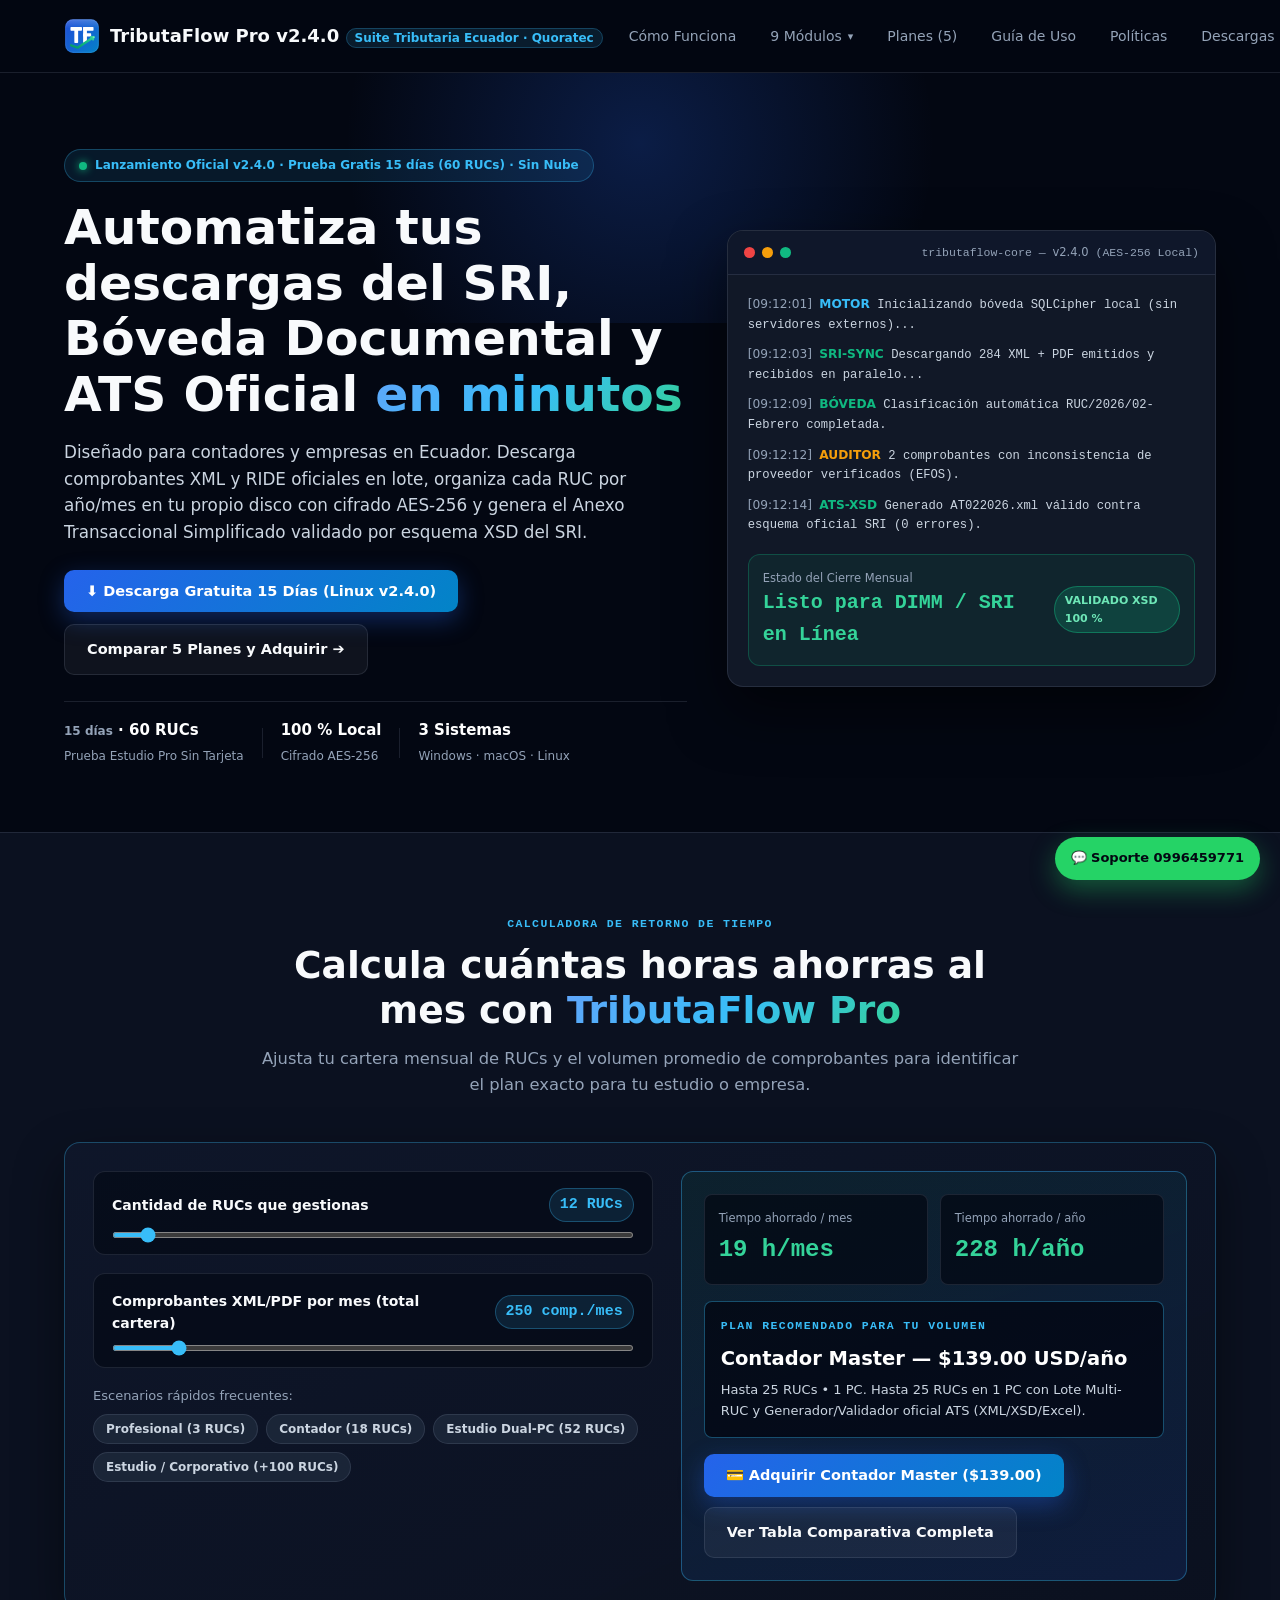
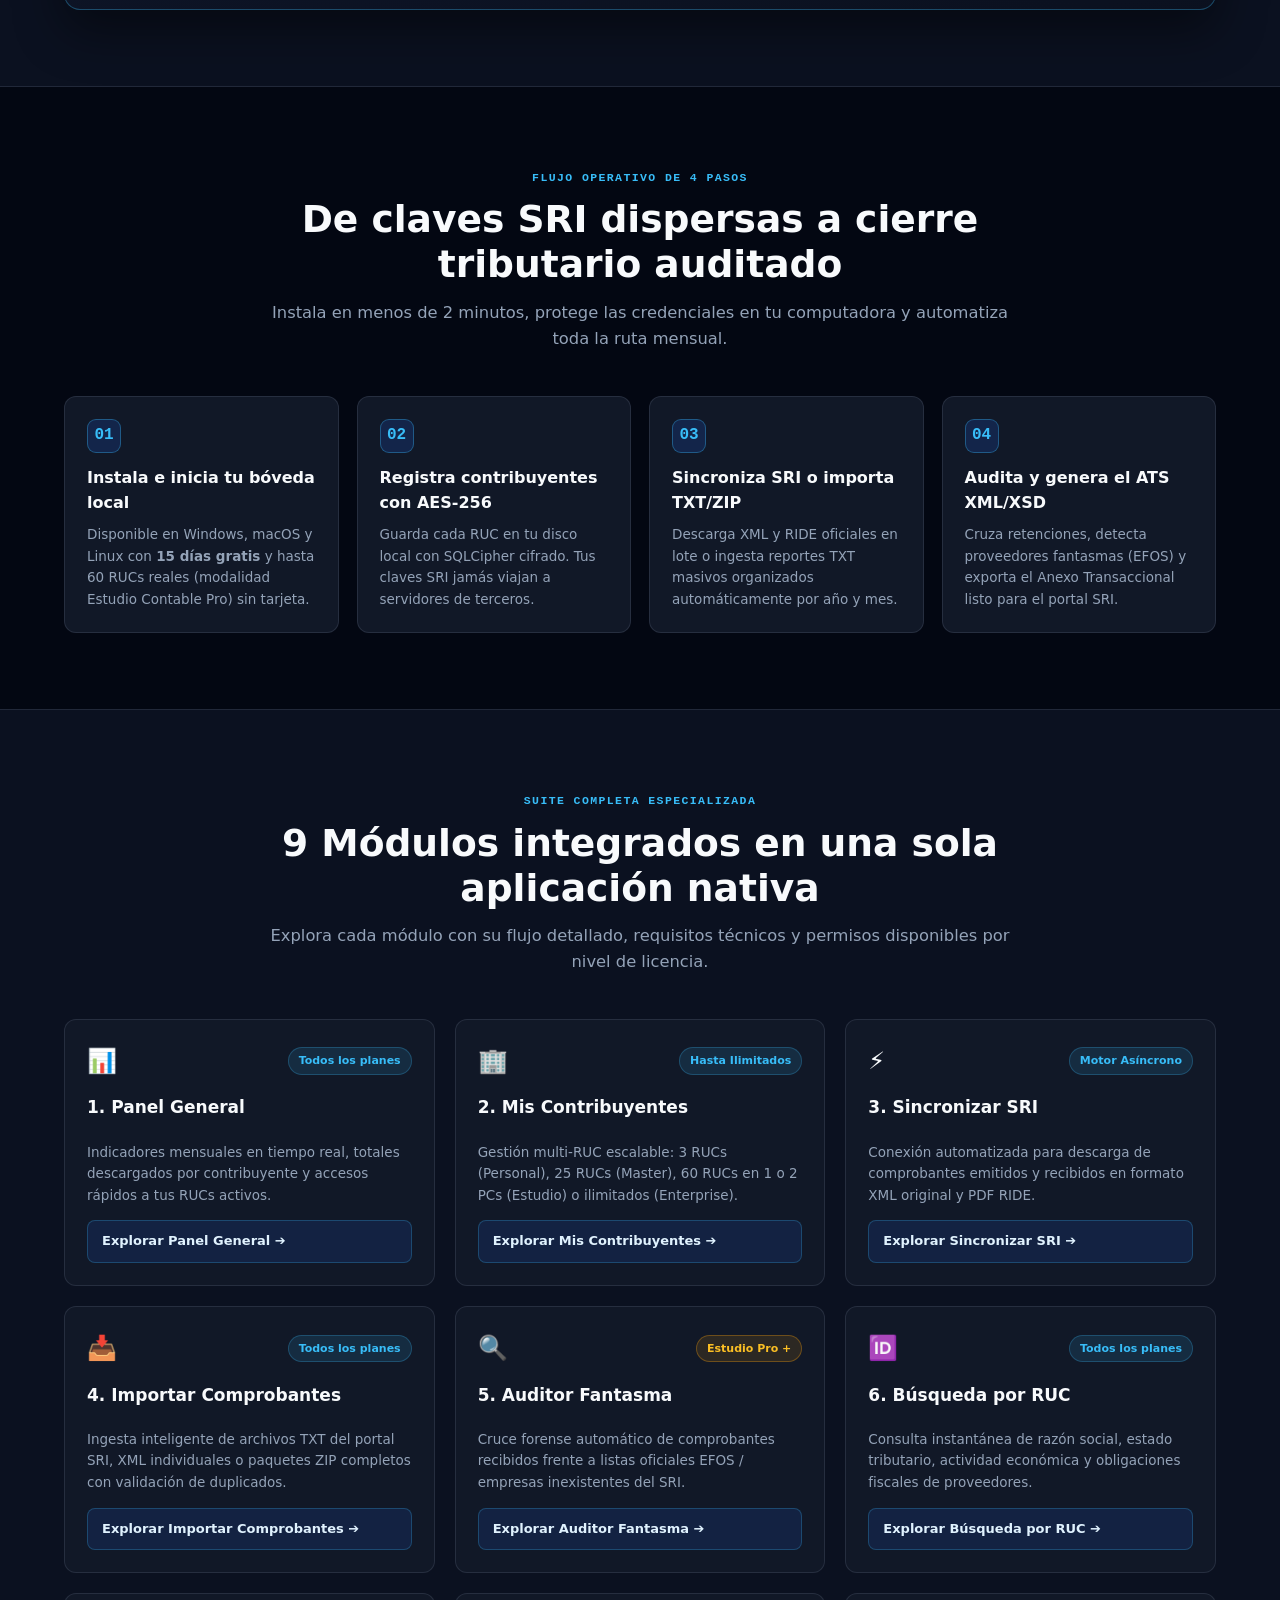
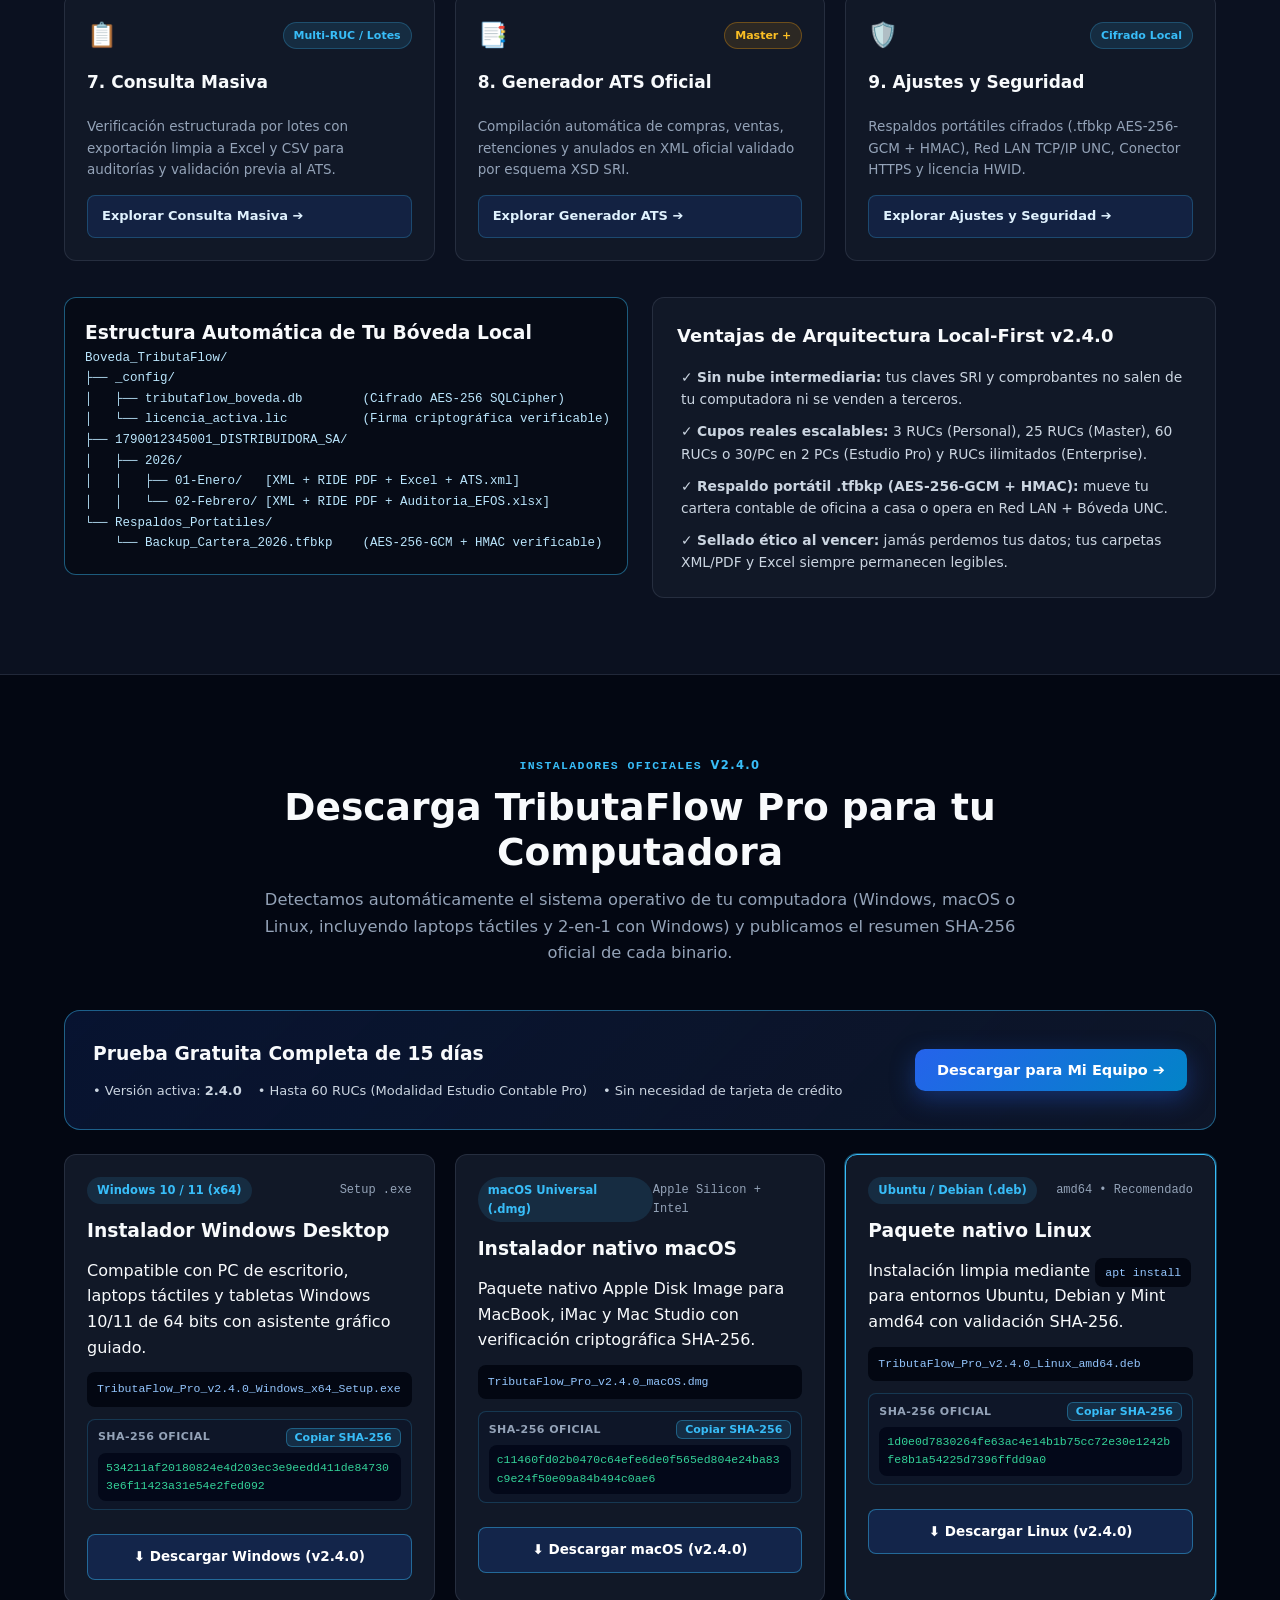
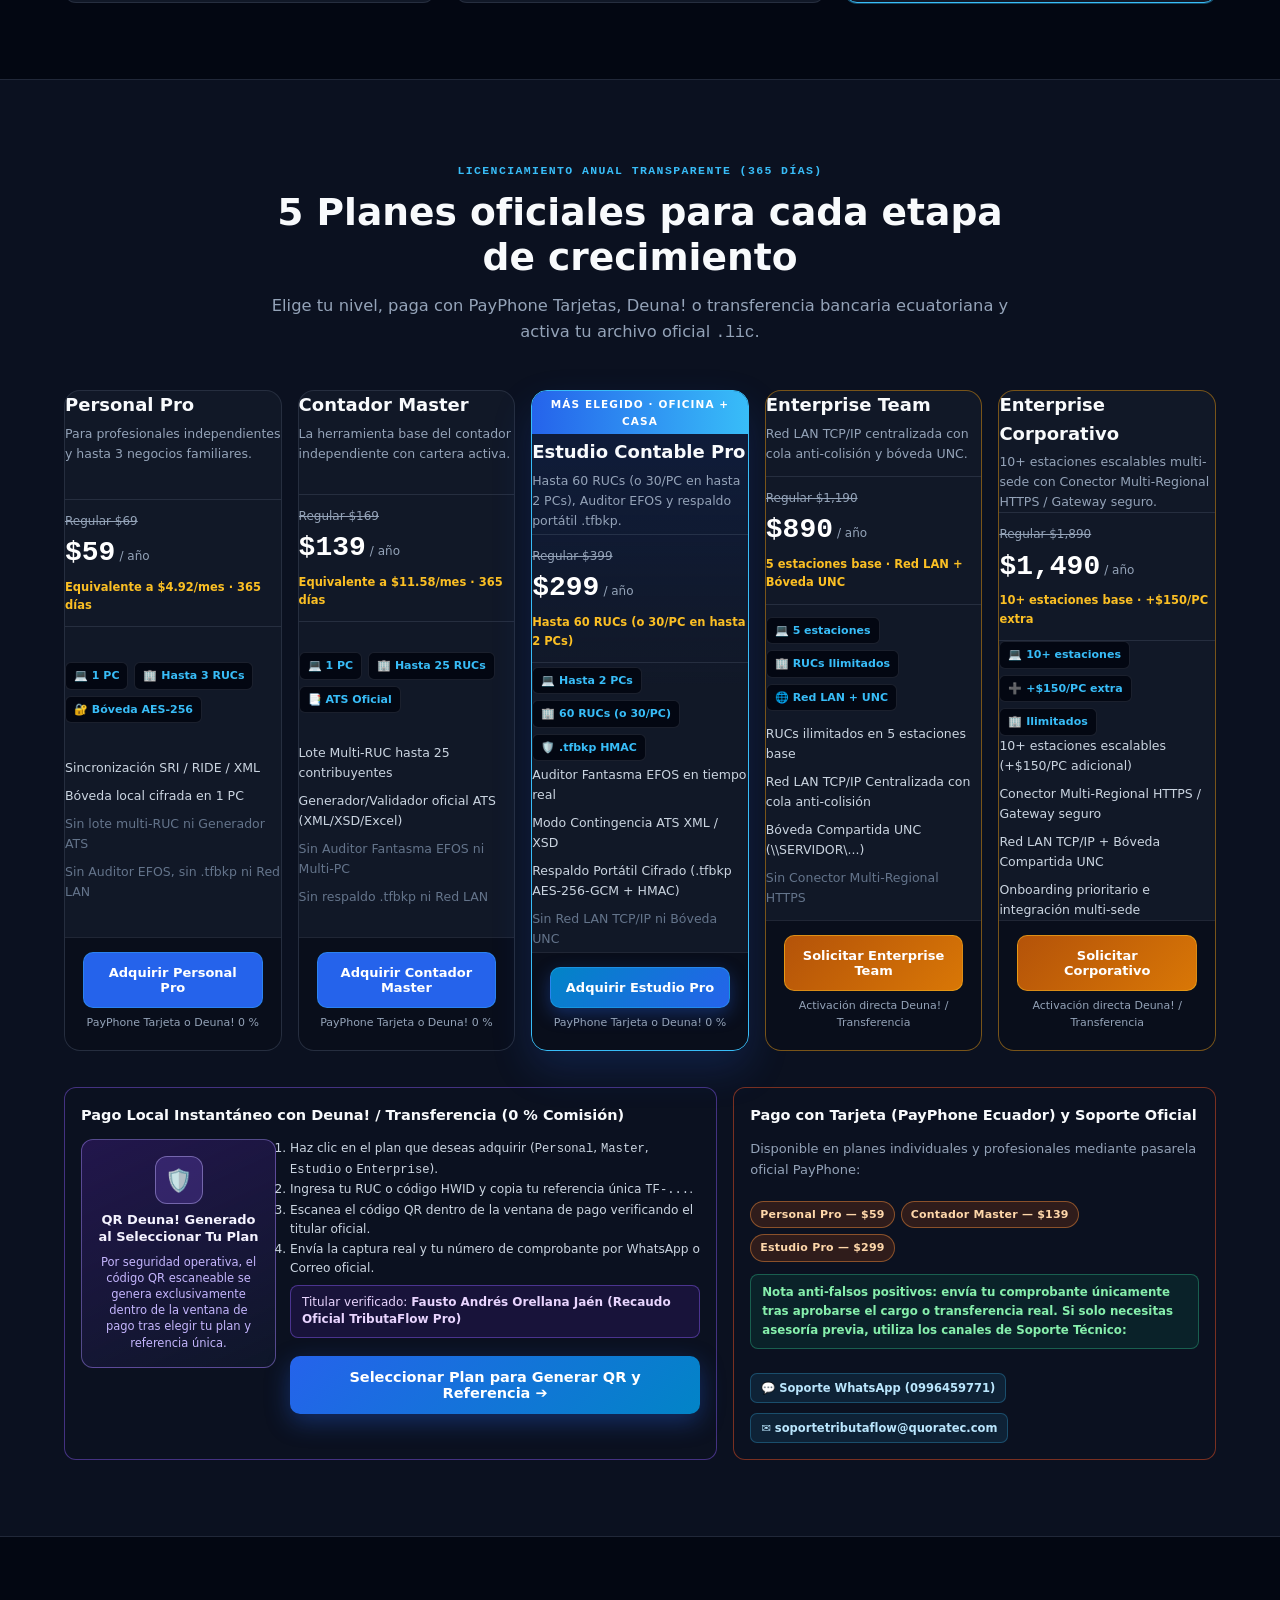
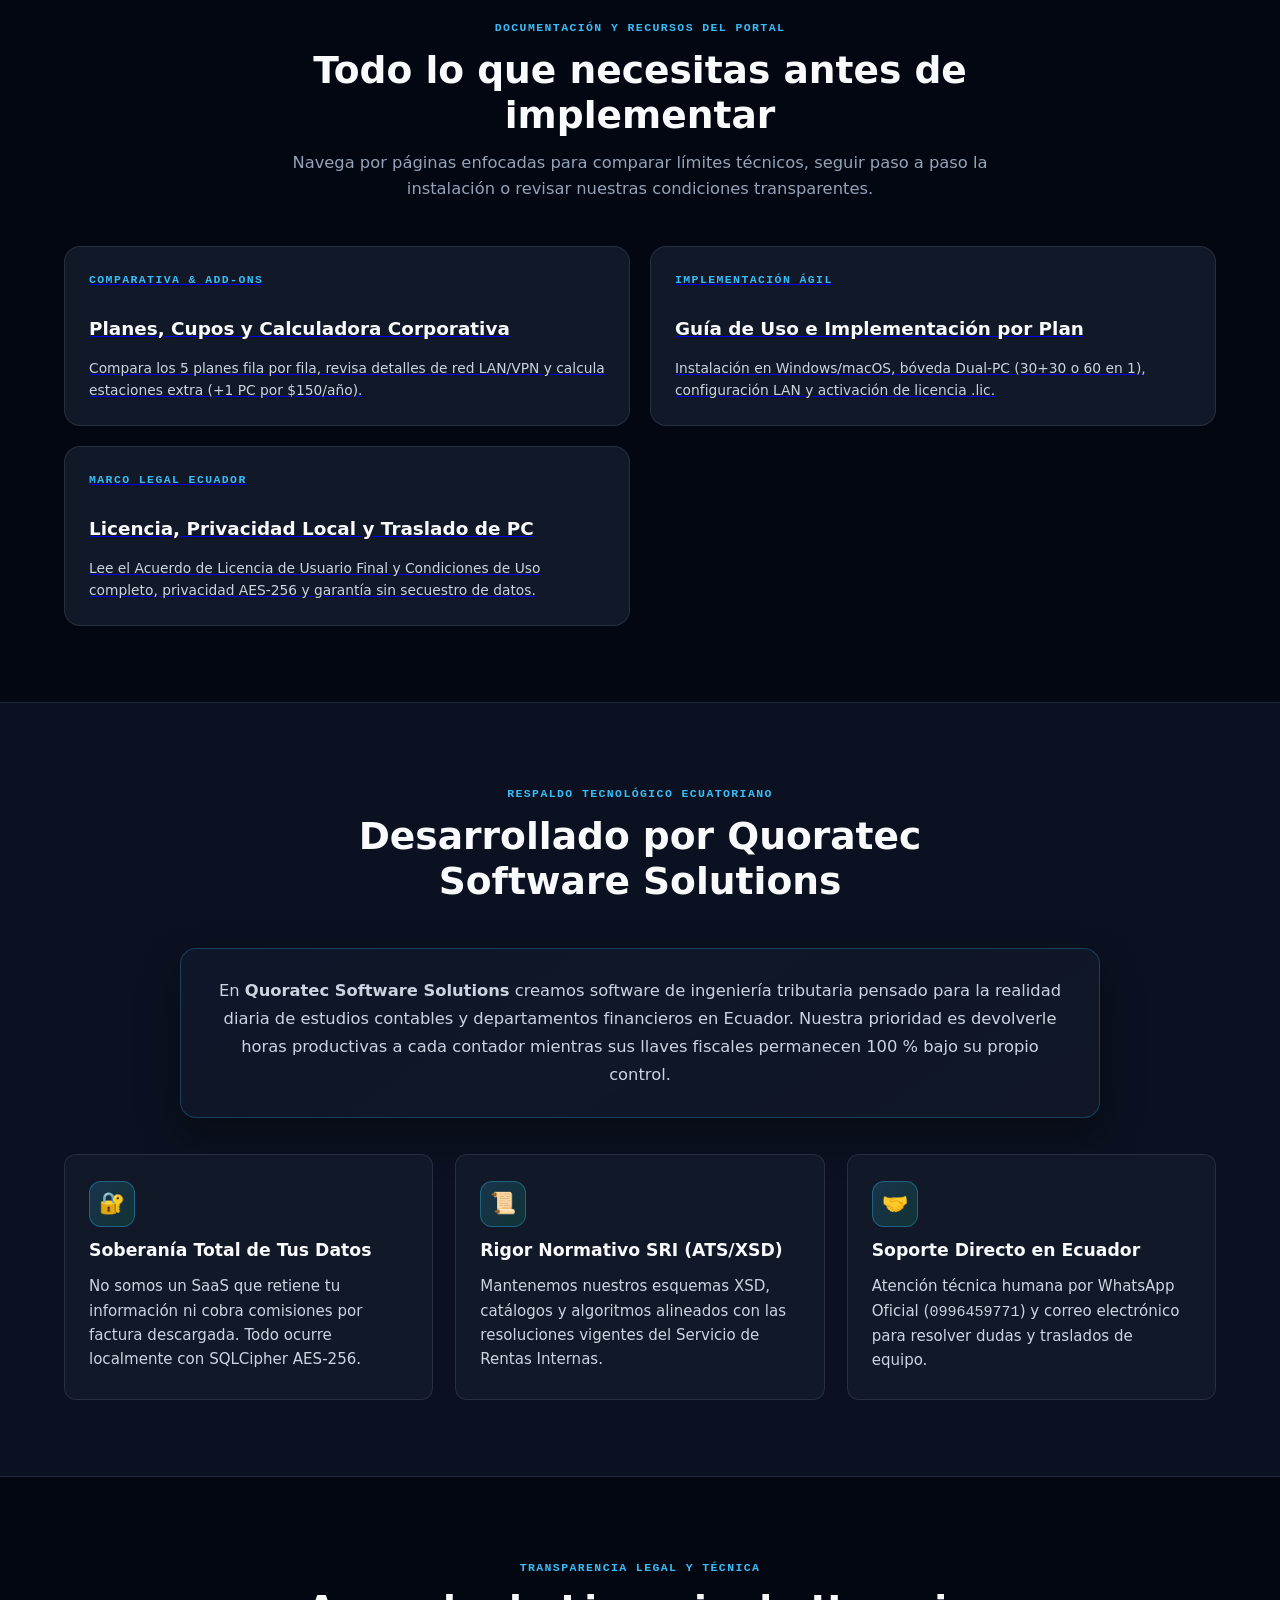
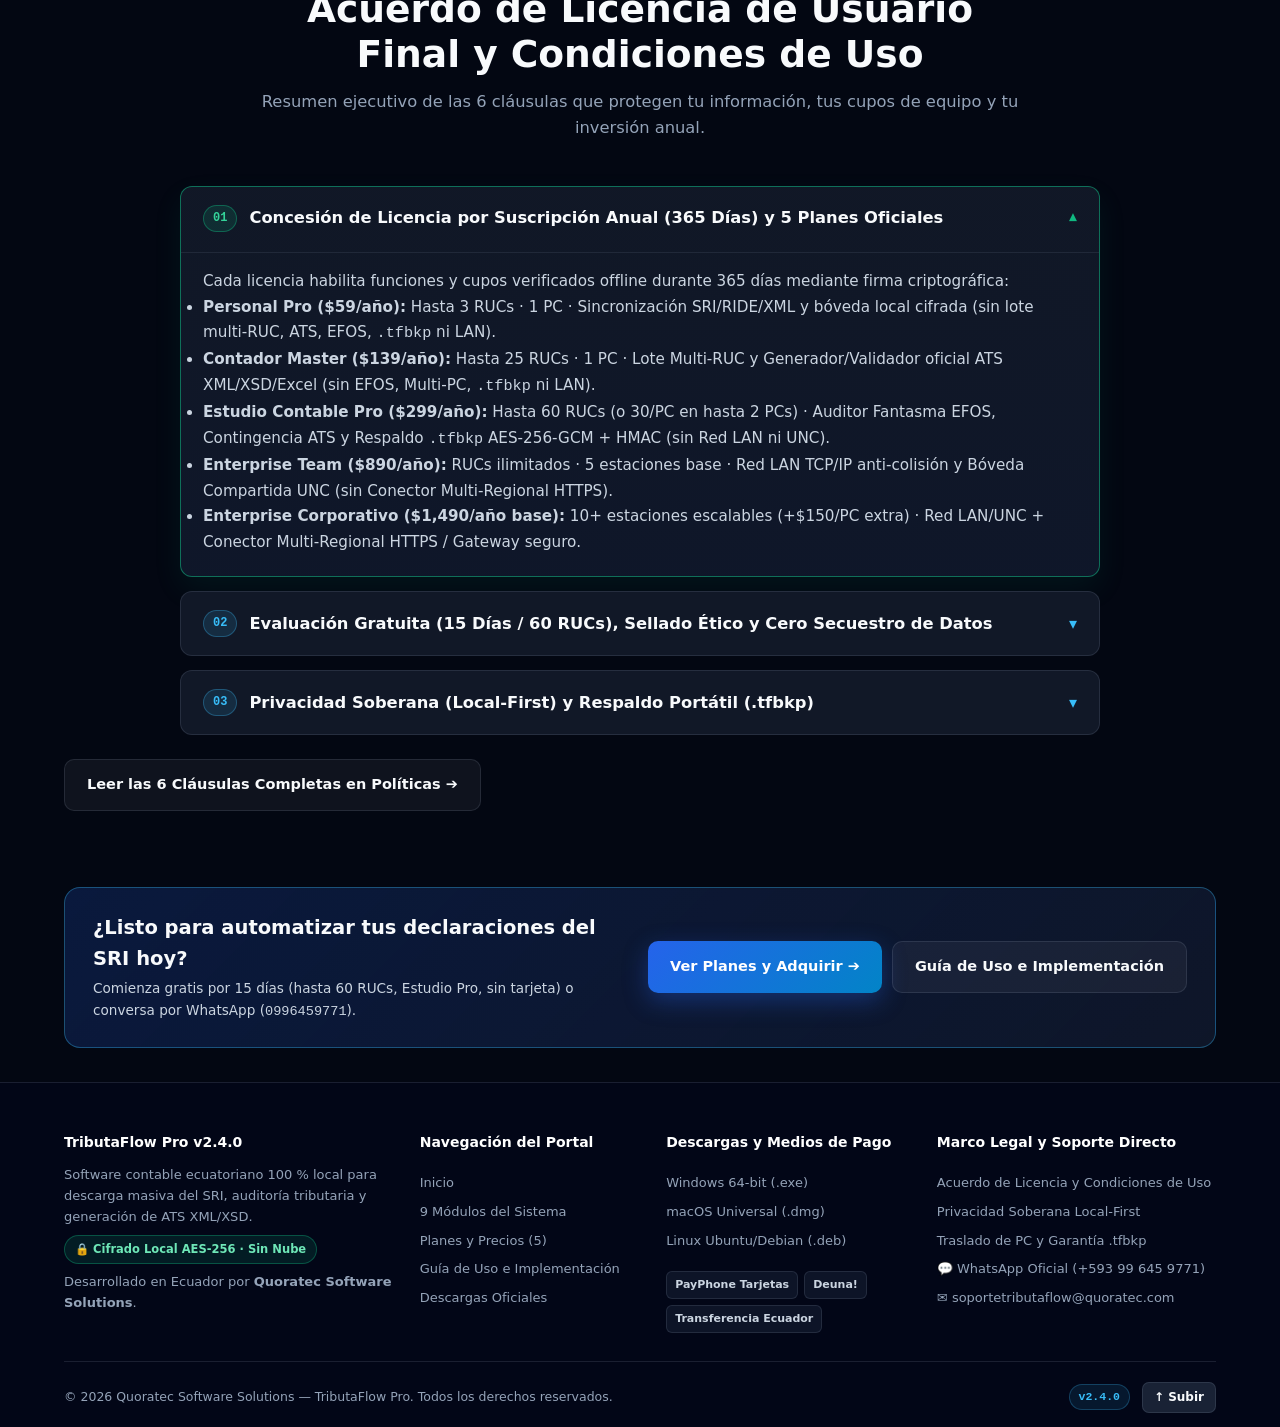
<file: index.html>
<!DOCTYPE html>
<html lang="es">
<head>
    <meta charset="UTF-8">
    <meta name="viewport" content="width=device-width, initial-scale=1.0">
    <meta http-equiv="Content-Security-Policy" content="default-src 'self'; script-src 'self'; style-src 'self'; img-src 'self' data:; font-src 'self'; connect-src 'self'; object-src 'none'; base-uri 'self'; form-action 'none';">
    <meta name="referrer" content="strict-origin-when-cross-origin">
    <title>TributaFlow Pro v2.4.0 | Automatización SRI, Bóveda Documental y ATS — Ecuador</title>
    <meta name="description" content="Suite contable de escritorio 100 % local para Ecuador. Automatiza descargas XML/PDF del SRI, auditoría EFOS y Anexo Transaccional Simplificado (ATS). Prueba gratis 15 días hasta 60 RUCs sin tarjeta en Windows, macOS y Linux.">
    <link rel="icon" type="image/png" href="assets/img/favicon.png">
    <link rel="stylesheet" href="assets/css/portal.css" integrity="sha384-sVn32hko8xHqLn9XA7bOd7hwZGVCN6VbsPAV3lmZ4TWju2Y/wk0JFilzVapotcKz" crossorigin="anonymous">
</head>
<body>

    <header class="navbar">
        <div class="container nav-inner">
            <a href="index.html" class="brand">
                <img src="assets/img/logo-tributaflow.svg" alt="TributaFlow Pro" class="brand-logo-img" data-fallback="assets/img/logo-tributaflow.png">
                <div>
                    <strong>TributaFlow Pro <span data-app-version-tag>v2.4.0</span></strong>
                    <span class="brand-sub">Suite Tributaria Ecuador · Quoratec</span>
                </div>
            </a>

            <button class="nav-toggle" id="navToggle" type="button" aria-label="Abrir menú de navegación" aria-expanded="false">☰</button>

            <nav class="nav-menu" id="navMenu" aria-label="Navegación principal">
                <a href="index.html#flujo">Cómo Funciona</a>
                <div class="nav-dropdown" data-nav-dropdown>
                    <button type="button" class="nav-dropdown-trigger" aria-expanded="false" aria-haspopup="true">
                        <span>9 Módulos</span>
                        <span class="nav-caret" aria-hidden="true">▾</span>
                    </button>
                    <div class="nav-dropdown-panel" role="menu">
                        <div class="nav-dropdown-header">Suite Completa — 9 Módulos TributaFlow Pro</div>
                        <div class="nav-dropdown-grid">
                            <a href="modulos/panel-general.html" class="nav-dropdown-item" role="menuitem"><span class="nav-dropdown-icon" aria-hidden="true">📊</span><span class="nav-dropdown-text"><span class="nav-dropdown-title">1. Panel General</span><span class="nav-dropdown-desc">Resumen gerencial, KPIs e historial por RUC</span></span></a>
                            <a href="modulos/mis-contribuyentes.html" class="nav-dropdown-item" role="menuitem"><span class="nav-dropdown-icon" aria-hidden="true">🏢</span><span class="nav-dropdown-text"><span class="nav-dropdown-title">2. Mis Contribuyentes</span><span class="nav-dropdown-desc">Bóveda Multi-RUC cifrada AES-256 sin nube</span></span></a>
                            <a href="modulos/sincronizar-sri.html" class="nav-dropdown-item" role="menuitem"><span class="nav-dropdown-icon" aria-hidden="true">⚡</span><span class="nav-dropdown-text"><span class="nav-dropdown-title">3. Sincronizar SRI</span><span class="nav-dropdown-desc">Extracción masiva de XML y PDF oficiales</span></span></a>
                            <a href="modulos/importar-comprobantes.html" class="nav-dropdown-item" role="menuitem"><span class="nav-dropdown-icon" aria-hidden="true">📥</span><span class="nav-dropdown-text"><span class="nav-dropdown-title">4. Importar Comprobantes</span><span class="nav-dropdown-desc">Ingesta masiva TXT y archivos ZIP locales</span></span></a>
                            <a href="modulos/auditor-fantasma.html" class="nav-dropdown-item" role="menuitem"><span class="nav-dropdown-icon" aria-hidden="true">🔍</span><span class="nav-dropdown-text"><span class="nav-dropdown-title">5. Auditor Fantasma</span><span class="nav-dropdown-desc">Cruce forense de facturas y Alertas EFOS</span></span></a>
                            <a href="modulos/busqueda-ruc.html" class="nav-dropdown-item" role="menuitem"><span class="nav-dropdown-icon" aria-hidden="true">🆔</span><span class="nav-dropdown-text"><span class="nav-dropdown-title">6. Búsqueda por RUC</span><span class="nav-dropdown-desc">Ficha integral, estado SRI y obligaciones</span></span></a>
                            <a href="modulos/consulta-masiva.html" class="nav-dropdown-item" role="menuitem"><span class="nav-dropdown-icon" aria-hidden="true">📋</span><span class="nav-dropdown-text"><span class="nav-dropdown-title">7. Consulta Masiva</span><span class="nav-dropdown-desc">Validación por lotes a Excel y CSV estructurado</span></span></a>
                            <a href="modulos/generador-ats.html" class="nav-dropdown-item" role="menuitem"><span class="nav-dropdown-icon" aria-hidden="true">📑</span><span class="nav-dropdown-text"><span class="nav-dropdown-title">8. Generador ATS Oficial</span><span class="nav-dropdown-desc">Anexo Transaccional XML validado por XSD</span></span></a>
                            <a href="modulos/ajustes-seguridad.html" class="nav-dropdown-item" role="menuitem"><span class="nav-dropdown-icon" aria-hidden="true">🛡️</span><span class="nav-dropdown-text"><span class="nav-dropdown-title">9. Ajustes y Respaldos</span><span class="nav-dropdown-desc">Red LAN, respaldos .tfbkp y traslados PC</span></span></a>
                        </div>
                        <div class="nav-dropdown-footer">
                            <a href="index.html#modulos" class="nav-dropdown-all">Ver resumen completo en portada ➔</a>
                        </div>
                    </div>
                </div>
                <a href="planes.html">Planes (5)</a>
                <a href="guia-uso.html">Guía de Uso</a>
                <a href="politicas.html">Políticas</a>
                <a href="#descargas">Descargas</a>
                <a href="planes.html" class="nav-cta">Ver Planes y Pagar</a>
            </nav>
        </div>
    </header>

    <main>
        <!-- HERO EJECUTIVO DE ALTO IMPACTO -->
        <section class="hero">
            <div class="hero-glow" aria-hidden="true"></div>
            <div class="container hero-layout">
                <div class="hero-text">
                    <div class="status-pill">
                        <span class="pulse-dot" aria-hidden="true"></span>
                        <span>Lanzamiento Oficial <span data-app-version-tag>v2.4.0</span> · Prueba Gratis <span data-trial-days>15 días</span> (60 RUCs) · Sin Nube</span>
                    </div>

                    <h1>Automatiza tus descargas del SRI, Bóveda Documental y ATS Oficial <span class="text-gradient">en minutos</span></h1>

                    <p>Diseñado para contadores y empresas en Ecuador. Descarga comprobantes XML y RIDE oficiales en lote, organiza cada RUC por año/mes en tu propio disco con cifrado AES-256 y genera el Anexo Transaccional Simplificado validado por esquema XSD del SRI.</p>

                    <div class="hero-buttons">
                        <button type="button" class="btn-glow" id="btnDescargaDetectada" data-download-os="auto">⬇ Descarga Gratuita 15 Días (v2.4.0)</button>
                        <a href="planes.html" class="btn-glass">Comparar 5 Planes y Adquirir ➔</a>
                    </div>

                    <div class="trust-metrics">
                        <div class="metric">
                            <strong><span data-trial-days>15 días</span> · 60 RUCs</strong>
                            <span>Prueba Estudio Pro Sin Tarjeta</span>
                        </div>
                        <div class="metric-divider" aria-hidden="true"></div>
                        <div class="metric">
                            <strong>100 % Local</strong>
                            <span>Cifrado AES-256</span>
                        </div>
                        <div class="metric-divider" aria-hidden="true"></div>
                        <div class="metric">
                            <strong>3 Sistemas</strong>
                            <span>Windows · macOS · Linux</span>
                        </div>
                    </div>
                </div>

                <!-- TERMINAL SIMULADA DEL MOTOR TRIBUTARIO -->
                <div class="terminal-card" aria-label="Simulación de motor TributaFlow Pro v2.4.0">
                    <div class="terminal-top">
                        <div class="win-controls" aria-hidden="true">
                            <span></span><span></span><span></span>
                        </div>
                        <span class="terminal-tab">tributaflow-core — <span data-app-version-tag>v2.4.0</span> (AES-256 Local)</span>
                    </div>
                    <div class="terminal-content">
                        <div class="log-line"><span class="t-time">[09:12:01]</span> <span class="t-info">MOTOR</span> Inicializando bóveda SQLCipher local (sin servidores externos)...</div>
                        <div class="log-line"><span class="t-time">[09:12:03]</span> <span class="t-ok">SRI-SYNC</span> Descargando 284 XML + PDF emitidos y recibidos en paralelo...</div>
                        <div class="log-line"><span class="t-time">[09:12:09]</span> <span class="t-ok">BÓVEDA</span> Clasificación automática RUC/2026/02-Febrero completada.</div>
                        <div class="log-line"><span class="t-time">[09:12:12]</span> <span class="t-warn">AUDITOR</span> 2 comprobantes con inconsistencia de proveedor verificados (EFOS).</div>
                        <div class="log-line"><span class="t-time">[09:12:14]</span> <span class="t-ok">ATS-XSD</span> Generado AT022026.xml válido contra esquema oficial SRI (0 errores).</div>

                        <div class="terminal-summary">
                            <div>
                                <small>Estado del Cierre Mensual</small>
                                <strong>Listo para DIMM / SRI en Línea</strong>
                            </div>
                            <span class="badge-ready">VALIDADO XSD 100 %</span>
                        </div>
                    </div>
                </div>
            </div>
        </section>

        <!-- SIMULADOR INTERACTIVO DE AHORRO Y RECOMENDACIÓN DE PLAN -->
        <section class="section bg-subtle" id="simulador">
            <div class="container">
                <div class="section-head">
                    <span class="eyebrow">Calculadora de Retorno de Tiempo</span>
                    <h2>Calcula cuántas horas ahorras al mes con <span class="text-gradient">TributaFlow Pro</span></h2>
                    <p>Ajusta tu cartera mensual de RUCs y el volumen promedio de comprobantes para identificar el plan exacto para tu estudio o empresa.</p>
                </div>

                <div class="simulator-card">
                    <div class="simulator-grid">
                        <div class="sim-controls">
                            <div class="sim-field">
                                <div class="sim-range-head">
                                    <label for="simRucsRange">Cantidad de RUCs que gestionas</label>
                                    <span class="sim-range-val" id="simRucsVal">12 RUCs</span>
                                </div>
                                <input class="sim-range" type="range" id="simRucsRange" min="1" max="200" step="1" value="12">
                            </div>

                            <div class="sim-field">
                                <div class="sim-range-head">
                                    <label for="simDocsRange">Comprobantes XML/PDF por mes (total cartera)</label>
                                    <span class="sim-range-val" id="simDocsVal">250 comprobantes</span>
                                </div>
                                <input class="sim-range" type="range" id="simDocsRange" min="20" max="2000" step="10" value="250">
                            </div>

                            <div>
                                <p class="muted-note">Escenarios rápidos frecuentes:</p>
                                <div class="sim-presets mt-8">
                                    <button type="button" class="sim-preset-btn" data-sim-rucs="3" data-sim-docs="90">Profesional (3 RUCs)</button>
                                    <button type="button" class="sim-preset-btn is-active" data-sim-rucs="18" data-sim-docs="450">Contador (18 RUCs)</button>
                                    <button type="button" class="sim-preset-btn" data-sim-rucs="52" data-sim-docs="1200">Estudio Dual-PC (52 RUCs)</button>
                                    <button type="button" class="sim-preset-btn" data-sim-rucs="140" data-sim-docs="2000">Estudio / Corporativo (+100 RUCs)</button>
                                </div>
                            </div>
                        </div>

                        <div class="sim-result-box">
                            <div class="sim-kpi-row">
                                <div class="sim-kpi">
                                    <small>Tiempo ahorrado / mes</small>
                                    <strong id="simHorasMes">~18 h/mes</strong>
                                </div>
                                <div class="sim-kpi">
                                    <small>Tiempo ahorrado / año</small>
                                    <strong id="simHorasAnio">~216 h/año</strong>
                                </div>
                            </div>

                            <div class="sim-plan-rec">
                                <span class="eyebrow">Plan Recomendado para Tu Volumen</span>
                                <h3 id="simPlanNombre">Contador Master ($139/año)</h3>
                                <p id="simPlanDetalle">Hasta 25 RUCs en 1 PC · Descarga SRI XML/PDF, Generador ATS XML/XSD y Excel Consolidado.</p>
                            </div>

                            <div class="sim-actions">
                                <button type="button" class="btn-glow" id="simBtnAdquirirPlan" data-checkout-plan="CONTADOR_MASTER">Adquirir Plan Recomendado ➔</button>
                                <a href="planes.html" class="btn-glass">Ver Tabla Comparativa Completa</a>
                            </div>
                        </div>
                    </div>
                </div>
            </div>
        </section>

        <!-- CÓMO FUNCIONA (4 PASOS) -->
        <section class="section" id="flujo">
            <div class="container">
                <div class="section-head">
                    <span class="eyebrow">Flujo Operativo de 4 Pasos</span>
                    <h2>De claves SRI dispersas a cierre tributario auditado</h2>
                    <p>Instala en menos de 2 minutos, protege las credenciales en tu computadora y automatiza toda la ruta mensual.</p>
                </div>

                <div class="workflow-grid">
                    <article class="workflow-step">
                        <span class="step-num">01</span>
                        <h3>Instala e inicia tu bóveda local</h3>
                        <p>Disponible en Windows, macOS y Linux con <strong><span data-trial-days>15 días</span> gratis</strong> y hasta 60 RUCs reales (modalidad Estudio Contable Pro) sin tarjeta.</p>
                    </article>

                    <article class="workflow-step">
                        <span class="step-num">02</span>
                        <h3>Registra contribuyentes con AES-256</h3>
                        <p>Guarda cada RUC en tu disco local con SQLCipher cifrado. Tus claves SRI jamás viajan a servidores de terceros.</p>
                    </article>

                    <article class="workflow-step">
                        <span class="step-num">03</span>
                        <h3>Sincroniza SRI o importa TXT/ZIP</h3>
                        <p>Descarga XML y RIDE oficiales en lote o ingesta reportes TXT masivos organizados automáticamente por año y mes.</p>
                    </article>

                    <article class="workflow-step">
                        <span class="step-num">04</span>
                        <h3>Audita y genera el ATS XML/XSD</h3>
                        <p>Cruza retenciones, detecta proveedores fantasmas (EFOS) y exporta el Anexo Transaccional listo para el portal SRI.</p>
                    </article>
                </div>
            </div>
        </section>

        <!-- LOS 9 MÓDULOS DE LA SUITE + ARQUITECTURA DE BÓVEDA -->
        <section class="section bg-subtle" id="modulos">
            <div class="container">
                <div class="section-head">
                    <span class="eyebrow">Suite Completa Especializada</span>
                    <h2>9 Módulos integrados en una sola aplicación nativa</h2>
                    <p>Explora cada módulo con su flujo detallado, requisitos técnicos y permisos disponibles por nivel de licencia.</p>
                </div>

                <div class="modules-grid">
                    <article class="module-card">
                        <div class="module-top">
                            <span class="module-icon" aria-hidden="true">📊</span>
                            <span class="module-tier">Todos los planes</span>
                        </div>
                        <h3>1. Panel General</h3>
                        <p>Indicadores mensuales en tiempo real, totales descargados por contribuyente y accesos rápidos a tus RUCs activos.</p>
                        <a href="modulos/panel-general.html" class="module-link">Explorar Panel General ➔</a>
                    </article>

                    <article class="module-card">
                        <div class="module-top">
                            <span class="module-icon" aria-hidden="true">🏢</span>
                            <span class="module-tier">Hasta Ilimitados</span>
                        </div>
                        <h3>2. Mis Contribuyentes</h3>
                        <p>Gestión multi-RUC escalable: 3 RUCs (Personal), 25 RUCs (Master), 60 RUCs en 1 o 2 PCs (Estudio) o ilimitados (Enterprise).</p>
                        <a href="modulos/mis-contribuyentes.html" class="module-link">Explorar Mis Contribuyentes ➔</a>
                    </article>

                    <article class="module-card">
                        <div class="module-top">
                            <span class="module-icon" aria-hidden="true">⚡</span>
                            <span class="module-tier">Motor Asíncrono</span>
                        </div>
                        <h3>3. Sincronizar SRI</h3>
                        <p>Conexión automatizada para descarga de comprobantes emitidos y recibidos en formato XML original y PDF RIDE.</p>
                        <a href="modulos/sincronizar-sri.html" class="module-link">Explorar Sincronizar SRI ➔</a>
                    </article>

                    <article class="module-card">
                        <div class="module-top">
                            <span class="module-icon" aria-hidden="true">📥</span>
                            <span class="module-tier">Todos los planes</span>
                        </div>
                        <h3>4. Importar Comprobantes</h3>
                        <p>Ingesta inteligente de archivos TXT del portal SRI, XML individuales o paquetes ZIP completos con validación de duplicados.</p>
                        <a href="modulos/importar-comprobantes.html" class="module-link">Explorar Importar Comprobantes ➔</a>
                    </article>

                    <article class="module-card">
                        <div class="module-top">
                            <span class="module-icon" aria-hidden="true">🔍</span>
                            <span class="module-tier tier-pro">Estudio Pro +</span>
                        </div>
                        <h3>5. Auditor Fantasma</h3>
                        <p>Cruce forense automático de comprobantes recibidos frente a listas oficiales EFOS / empresas inexistentes del SRI.</p>
                        <a href="modulos/auditor-fantasma.html" class="module-link">Explorar Auditor Fantasma ➔</a>
                    </article>

                    <article class="module-card">
                        <div class="module-top">
                            <span class="module-icon" aria-hidden="true">🆔</span>
                            <span class="module-tier">Todos los planes</span>
                        </div>
                        <h3>6. Búsqueda por RUC</h3>
                        <p>Consulta instantánea de razón social, estado tributario, actividad económica y obligaciones fiscales de proveedores.</p>
                        <a href="modulos/busqueda-ruc.html" class="module-link">Explorar Búsqueda por RUC ➔</a>
                    </article>

                    <article class="module-card">
                        <div class="module-top">
                            <span class="module-icon" aria-hidden="true">📋</span>
                            <span class="module-tier">Multi-RUC / Lotes</span>
                        </div>
                        <h3>7. Consulta Masiva</h3>
                        <p>Verificación estructurada por lotes con exportación limpia a Excel y CSV para auditorías y validación previa al ATS.</p>
                        <a href="modulos/consulta-masiva.html" class="module-link">Explorar Consulta Masiva ➔</a>
                    </article>

                    <article class="module-card">
                        <div class="module-top">
                            <span class="module-icon" aria-hidden="true">📑</span>
                            <span class="module-tier tier-pro">Master +</span>
                        </div>
                        <h3>8. Generador ATS Oficial</h3>
                        <p>Compilación automática de compras, ventas, retenciones y anulados en XML oficial validado por esquema XSD SRI.</p>
                        <a href="modulos/generador-ats.html" class="module-link">Explorar Generador ATS ➔</a>
                    </article>

                    <article class="module-card">
                        <div class="module-top">
                            <span class="module-icon" aria-hidden="true">🛡️</span>
                            <span class="module-tier">Cifrado Local</span>
                        </div>
                        <h3>9. Ajustes y Seguridad</h3>
                        <p>Respaldos portátiles cifrados (.tfbkp AES-256-GCM + HMAC), Red LAN TCP/IP UNC, Conector HTTPS y licencia HWID.</p>
                        <a href="modulos/ajustes-seguridad.html" class="module-link">Explorar Ajustes y Seguridad ➔</a>
                    </article>
                </div>

                <!-- ARQUITECTURA DE BÓVEDA DOCUMENTAL -->
                <div class="architecture-split mt-36">
                    <div class="tree-box">
                        <h3>Estructura Automática de Tu Bóveda Local</h3>
                        <pre>Boveda_TributaFlow/
├── _config/
│   ├── tributaflow_boveda.db        (Cifrado AES-256 SQLCipher)
│   └── licencia_activa.lic          (Firma criptográfica verificable)
├── 1790012345001_DISTRIBUIDORA_SA/
│   ├── 2026/
│   │   ├── 01-Enero/   [XML + RIDE PDF + Excel + ATS.xml]
│   │   └── 02-Febrero/ [XML + RIDE PDF + Auditoria_EFOS.xlsx]
└── Respaldos_Portatiles/
    └── Backup_Cartera_2026.tfbkp    (AES-256-GCM + HMAC verificable)</pre>
                    </div>

                    <div class="feature-list-panel">
                        <h3>Ventajas de Arquitectura Local-First <span data-app-version-tag>v2.4.0</span></h3>
                        <ul>
                            <li><span>✓</span> <span><strong>Sin nube intermediaria:</strong> tus claves SRI y comprobantes no salen de tu computadora ni se venden a terceros.</span></li>
                            <li><span>✓</span> <span><strong>Cupos reales escalables:</strong> 3 RUCs (Personal), 25 RUCs (Master), 60 RUCs o 30/PC en 2 PCs (Estudio Pro) y RUCs ilimitados (Enterprise).</span></li>
                            <li><span>✓</span> <span><strong>Respaldo portátil .tfbkp (AES-256-GCM + HMAC):</strong> mueve tu cartera contable de oficina a casa o opera en Red LAN + Bóveda UNC.</span></li>
                            <li><span>✓</span> <span><strong>Sellado ético al vencer:</strong> jamás perdemos tus datos; tus carpetas XML/PDF y Excel siempre permanecen legibles.</span></li>
                        </ul>
                    </div>
                </div>
            </div>
        </section>

        <!-- DESCARGAS INTELIGENTES POR SISTEMA OPERATIVO -->
        <section class="section" id="descargas">
            <div class="container">
                <div class="section-head">
                    <span class="eyebrow">Instaladores Oficiales <span data-app-version-tag>v2.4.0</span></span>
                    <h2>Descarga TributaFlow Pro para tu Computadora</h2>
                    <p>Detectamos automáticamente el sistema operativo de tu computadora (Windows, macOS o Linux, incluyendo laptops táctiles y 2-en-1 con Windows) y publicamos el resumen SHA-256 oficial de cada binario.</p>
                </div>

                <div class="download-banner">
                    <div>
                        <h3>Prueba Gratuita Completa de <span data-trial-days>15 días</span></h3>
                        <div class="dl-meta">
                            <span>• Versión activa: <strong data-app-version>2.4.0</strong></span>
                            <span>• Hasta 60 RUCs (Modalidad Estudio Contable Pro)</span>
                            <span>• Sin necesidad de tarjeta de crédito</span>
                        </div>
                    </div>
                    <button type="button" class="btn-glow" data-download-os="auto">Descargar para Mi Equipo ➔</button>
                </div>

                <div class="os-grid">
                    <article class="os-card" data-os="windows">
                        <div class="os-card-top">
                            <span class="os-badge">Windows 10 / 11 (x64)</span>
                            <span class="os-size">Setup .exe</span>
                        </div>
                        <h3>Instalador Windows Desktop</h3>
                        <p>Compatible con PC de escritorio, laptops táctiles y tabletas Windows 10/11 de 64 bits con asistente gráfico guiado.</p>
                        <code>TributaFlow_Pro_v2.4.0_Windows_x64_Setup.exe</code>
                        <div class="os-sha-box">
                            <div class="os-sha-head">
                                <span class="os-sha-label">SHA-256 Oficial</span>
                                <button type="button" class="btn-sha-copy" data-sha256-copy="windows">Copiar SHA-256</button>
                            </div>
                            <code class="os-sha-code" data-sha256-value="windows">534211af20180824e4d203ec3e9eedd411de847303e6f11423a31e54e2fed092</code>
                        </div>
                        <div class="mt-12">
                            <a href="https://github.com/FaustoOrellana/tributaflow-portal/releases/download/v2.4.0/TributaFlow_Pro_v2.4.0_Windows_x64_Setup.exe" class="btn-os-modal" data-download-os="windows">⬇ Descargar Windows (<span data-app-version-tag>v2.4.0</span>)</a>
                        </div>
                    </article>

                    <article class="os-card" data-os="macos">
                        <div class="os-card-top">
                            <span class="os-badge">macOS Universal (.dmg)</span>
                            <span class="os-size">Apple Silicon + Intel</span>
                        </div>
                        <h3>Instalador nativo macOS</h3>
                        <p>Paquete nativo Apple Disk Image para MacBook, iMac y Mac Studio con verificación criptográfica SHA-256.</p>
                        <code>TributaFlow_Pro_v2.4.0_macOS.dmg</code>
                        <div class="os-sha-box">
                            <div class="os-sha-head">
                                <span class="os-sha-label">SHA-256 Oficial</span>
                                <button type="button" class="btn-sha-copy" data-sha256-copy="macos">Copiar SHA-256</button>
                            </div>
                            <code class="os-sha-code" data-sha256-value="macos">c11460fd02b0470c64efe6de0f565ed804e24ba83c9e24f50e09a84b494c0ae6</code>
                        </div>
                        <div class="mt-12">
                            <a href="https://github.com/FaustoOrellana/tributaflow-portal/releases/download/v2.4.0/TributaFlow_Pro_v2.4.0_macOS.dmg" class="btn-os-modal" data-download-os="macos">⬇ Descargar macOS (<span data-app-version-tag>v2.4.0</span>)</a>
                        </div>
                    </article>

                    <article class="os-card" data-os="linux">
                        <div class="os-card-top">
                            <span class="os-badge">Ubuntu / Debian (.deb)</span>
                            <span class="os-size">amd64</span>
                        </div>
                        <h3>Paquete nativo Linux</h3>
                        <p>Instalación limpia mediante <code>apt install</code> para entornos Ubuntu, Debian y Mint amd64 con validación SHA-256.</p>
                        <code>TributaFlow_Pro_v2.4.0_Linux_amd64.deb</code>
                        <div class="os-sha-box">
                            <div class="os-sha-head">
                                <span class="os-sha-label">SHA-256 Oficial</span>
                                <button type="button" class="btn-sha-copy" data-sha256-copy="linux">Copiar SHA-256</button>
                            </div>
                            <code class="os-sha-code" data-sha256-value="linux">1d0e0d7830264fe63ac4e14b1b75cc72e30e1242bfe8b1a54225d7396ffdd9a0</code>
                        </div>
                        <div class="mt-12">
                            <a href="https://github.com/FaustoOrellana/tributaflow-portal/releases/download/v2.4.0/TributaFlow_Pro_v2.4.0_Linux_amd64.deb" class="btn-os-modal" data-download-os="linux">⬇ Descargar Linux (<span data-app-version-tag>v2.4.0</span>)</a>
                        </div>
                    </article>
                </div>
            </div>
        </section>

        <!-- PLANES Y PRECIOS v2.4.0 (5 LICENCIAS ANUALES) -->
        <section class="section bg-subtle" id="precios">
            <span id="planes" aria-hidden="true"></span>
            <div class="container">
                <div class="section-head">
                    <span class="eyebrow">Licenciamiento Anual Transparente (365 Días)</span>
                    <h2>5 Planes oficiales para cada etapa de crecimiento</h2>
                    <p>Elige tu nivel, paga con PayPhone Tarjetas, Deuna! o transferencia bancaria ecuatoriana y activa tu archivo oficial <code>.lic</code>.</p>
                </div>

                <div class="plans-grid-5">
                    <!-- 1. PERSONAL PRO -->
                    <article class="plan-card">
                        <div class="plan-header">
                            <h3>Personal Pro</h3>
                            <p>Para profesionales independientes y hasta 3 negocios familiares.</p>
                        </div>
                        <div class="plan-pricing">
                            <span class="price-regular">Regular $69</span>
                            <div class="price-launch">$59 <span class="period">/ año</span></div>
                            <span class="price-note">Equivalente a $4.92/mes · 365 días</span>
                        </div>
                        <div class="plan-quotas">
                            <span class="quota-pill">💻 1 PC</span>
                            <span class="quota-pill">🏢 Hasta 3 RUCs</span>
                            <span class="quota-pill">🔐 Bóveda AES-256</span>
                        </div>
                        <ul class="plan-list">
                            <li class="ok">Sincronización SRI / RIDE / XML</li>
                            <li class="ok">Bóveda local cifrada en 1 PC</li>
                            <li class="locked">Sin lote multi-RUC ni Generador ATS</li>
                            <li class="locked">Sin Auditor EFOS, sin .tfbkp ni Red LAN</li>
                        </ul>
                        <div class="plan-action-box">
                            <button type="button" class="btn-open-checkout" data-checkout-plan="PERSONAL_PRO">Adquirir Personal Pro</button>
                            <span class="action-hint">PayPhone Tarjeta o Deuna! 0 %</span>
                        </div>
                    </article>

                    <!-- 2. CONTADOR MASTER -->
                    <article class="plan-card">
                        <div class="plan-header">
                            <h3>Contador Master</h3>
                            <p>La herramienta base del contador independiente con cartera activa.</p>
                        </div>
                        <div class="plan-pricing">
                            <span class="price-regular">Regular $169</span>
                            <div class="price-launch">$139 <span class="period">/ año</span></div>
                            <span class="price-note">Equivalente a $11.58/mes · 365 días</span>
                        </div>
                        <div class="plan-quotas">
                            <span class="quota-pill">💻 1 PC</span>
                            <span class="quota-pill">🏢 Hasta 25 RUCs</span>
                            <span class="quota-pill">📑 ATS Oficial</span>
                        </div>
                        <ul class="plan-list">
                            <li class="ok">Lote Multi-RUC hasta 25 contribuyentes</li>
                            <li class="ok">Generador/Validador oficial ATS (XML/XSD/Excel)</li>
                            <li class="locked">Sin Auditor Fantasma EFOS ni Multi-PC</li>
                            <li class="locked">Sin respaldo .tfbkp ni Red LAN</li>
                        </ul>
                        <div class="plan-action-box">
                            <button type="button" class="btn-open-checkout" data-checkout-plan="CONTADOR_MASTER">Adquirir Contador Master</button>
                            <span class="action-hint">PayPhone Tarjeta o Deuna! 0 %</span>
                        </div>
                    </article>

                    <!-- 3. ESTUDIO CONTABLE PRO -->
                    <article class="plan-card plan-popular">
                        <div class="popular-ribbon">MÁS ELEGIDO · OFICINA + CASA</div>
                        <div class="plan-header">
                            <h3>Estudio Contable Pro</h3>
                            <p>Hasta 60 RUCs (o 30/PC en hasta 2 PCs), Auditor EFOS y respaldo portátil .tfbkp.</p>
                        </div>
                        <div class="plan-pricing">
                            <span class="price-regular">Regular $399</span>
                            <div class="price-launch">$299 <span class="period">/ año</span></div>
                            <span class="price-note">Hasta 60 RUCs (o 30/PC en hasta 2 PCs)</span>
                        </div>
                        <div class="plan-quotas">
                            <span class="quota-pill">💻 Hasta 2 PCs</span>
                            <span class="quota-pill">🏢 60 RUCs (o 30/PC)</span>
                            <span class="quota-pill">🛡️ .tfbkp HMAC</span>
                        </div>
                        <ul class="plan-list">
                            <li class="ok">Auditor Fantasma EFOS en tiempo real</li>
                            <li class="ok">Modo Contingencia ATS XML / XSD</li>
                            <li class="ok">Respaldo Portátil Cifrado (.tfbkp AES-256-GCM + HMAC)</li>
                            <li class="locked">Sin Red LAN TCP/IP ni Bóveda UNC</li>
                        </ul>
                        <div class="plan-action-box">
                            <button type="button" class="btn-open-checkout btn-accent" data-checkout-plan="ESTUDIO_PRO">Adquirir Estudio Pro</button>
                            <span class="action-hint">PayPhone Tarjeta o Deuna! 0 %</span>
                        </div>
                    </article>

                    <!-- 4. ENTERPRISE TEAM -->
                    <article class="plan-card plan-enterprise">
                        <div class="plan-header">
                            <h3>Enterprise Team</h3>
                            <p>Red LAN TCP/IP centralizada con cola anti-colisión y bóveda UNC.</p>
                        </div>
                        <div class="plan-pricing">
                            <span class="price-regular">Regular $1,190</span>
                            <div class="price-launch">$890 <span class="period">/ año</span></div>
                            <span class="price-note">5 estaciones base · Red LAN + Bóveda UNC</span>
                        </div>
                        <div class="plan-quotas">
                            <span class="quota-pill">💻 5 estaciones</span>
                            <span class="quota-pill">🏢 RUCs Ilimitados</span>
                            <span class="quota-pill">🌐 Red LAN + UNC</span>
                        </div>
                        <ul class="plan-list">
                            <li class="ok">RUCs ilimitados en 5 estaciones base</li>
                            <li class="ok">Red LAN TCP/IP Centralizada con cola anti-colisión</li>
                            <li class="ok">Bóveda Compartida UNC (\\SERVIDOR\...)</li>
                            <li class="locked">Sin Conector Multi-Regional HTTPS</li>
                        </ul>
                        <div class="plan-action-box">
                            <button type="button" class="btn-open-checkout btn-enterprise" data-checkout-plan="ENTERPRISE_TEAM">Solicitar Enterprise Team</button>
                            <span class="action-hint">Activación directa Deuna! / Transferencia</span>
                        </div>
                    </article>

                    <!-- 5. ENTERPRISE CORPORATIVO -->
                    <article class="plan-card plan-enterprise">
                        <div class="plan-header">
                            <h3>Enterprise Corporativo</h3>
                            <p>10+ estaciones escalables multi-sede con Conector Multi-Regional HTTPS / Gateway seguro.</p>
                        </div>
                        <div class="plan-pricing">
                            <span class="price-regular">Regular $1,890</span>
                            <div class="price-launch">$1,490 <span class="period">/ año</span></div>
                            <span class="price-note">10+ estaciones base · +$150/PC extra</span>
                        </div>
                        <div class="plan-quotas">
                            <span class="quota-pill">💻 10+ estaciones</span>
                            <span class="quota-pill">➕ +$150/PC extra</span>
                            <span class="quota-pill">🏢 Ilimitados</span>
                        </div>
                        <ul class="plan-list">
                            <li class="ok">10+ estaciones escalables (+$150/PC adicional)</li>
                            <li class="ok">Conector Multi-Regional HTTPS / Gateway seguro</li>
                            <li class="ok">Red LAN TCP/IP + Bóveda Compartida UNC</li>
                            <li class="ok">Onboarding prioritario e integración multi-sede</li>
                        </ul>
                        <div class="plan-action-box">
                            <button type="button" class="btn-open-checkout btn-enterprise" data-checkout-plan="ENTERPRISE_CORP">Solicitar Corporativo</button>
                            <span class="action-hint">Activación directa Deuna! / Transferencia</span>
                        </div>
                    </article>
                </div>

                <!-- CANALES DE PAGO Y PROTECCIÓN QR -->
                <div class="payment-channels-grid mt-36">
                    <div class="pay-box pay-deuna">
                        <h4>Pago Local Instantáneo con Deuna! / Transferencia (0 % Comisión)</h4>
                        <div class="deuna-layout deuna-protected-card">
                            <div class="deuna-shield-box">
                                <div class="deuna-shield-icon" aria-hidden="true">🛡️</div>
                                <strong>QR Deuna! Generado al Seleccionar Tu Plan</strong>
                                <small>Por seguridad operativa, el código QR escaneable se genera exclusivamente dentro de la ventana de pago tras elegir tu plan y referencia única.</small>
                            </div>
                            <div class="deuna-steps">
                                <ol>
                                    <li>Haz clic en el plan que deseas adquirir (<code>Personal</code>, <code>Master</code>, <code>Estudio</code> o <code>Enterprise</code>).</li>
                                    <li>Ingresa tu RUC o código HWID y copia tu referencia única <code>TF-...</code>.</li>
                                    <li>Escanea el código QR dentro de la ventana de pago verificando el titular oficial.</li>
                                    <li>Envía la captura real y tu número de comprobante por WhatsApp o Correo oficial.</li>
                                </ol>
                                <div class="deuna-titular-note">
                                    Titular verificado: <strong>Fausto Andrés Orellana Jaén (Recaudo Oficial TributaFlow Pro)</strong>
                                </div>
                                <div class="mt-12">
                                    <button type="button" class="btn-glow" data-checkout-plan="CONTADOR_MASTER">Seleccionar Plan para Generar QR y Referencia ➔</button>
                                </div>
                            </div>
                        </div>
                    </div>

                    <div class="pay-box pay-card">
                        <h4>Pago con Tarjeta (PayPhone Ecuador) y Soporte Oficial</h4>
                        <p class="muted-note">Disponible en planes individuales y profesionales mediante pasarela oficial PayPhone:</p>
                        <div class="pay-badges mt-8">
                            <span class="pay-badge-pill">Personal Pro — $59</span>
                            <span class="pay-badge-pill">Contador Master — $139</span>
                            <span class="pay-badge-pill">Estudio Pro — $299</span>
                        </div>
                        <p class="pay-security-note">Nota anti-falsos positivos: envía tu comprobante únicamente tras aprobarse el cargo o transferencia real. Si solo necesitas asesoría previa, utiliza los canales de Soporte Técnico:</p>
                        <div class="flex-wrap-actions mt-12">
                            <a href="https://wa.me/593996459771?text=Consulta%20Soporte%20T%C3%A9cnico%20%E2%80%94%20TributaFlow%20Pro" target="_blank" rel="noopener noreferrer" class="btn-support-link" data-support-link="whatsapp">💬 Soporte WhatsApp (0996459771)</a>
                            <a href="mailto:soportetributaflow@quoratec.com?subject=Consulta%20Soporte%20T%C3%A9cnico%20%E2%80%94%20TributaFlow%20Pro" class="btn-support-link" data-support-link="correo">✉️ soportetributaflow@quoratec.com</a>
                        </div>
                    </div>
                </div>
            </div>
        </section>

        <!-- ACCESO RÁPIDO A PÁGINAS ESPECIALIZADAS -->
        <section class="section">
            <div class="container">
                <div class="section-head">
                    <span class="eyebrow">Documentación y Recursos del Portal</span>
                    <h2>Todo lo que necesitas antes de implementar</h2>
                    <p>Navega por páginas enfocadas para comparar límites técnicos, seguir paso a paso la instalación o revisar nuestras condiciones transparentes.</p>
                </div>

                <div class="portal-docs-grid">
                    <a href="planes.html" class="portal-doc-card">
                        <span class="eyebrow">Comparativa & Add-ons</span>
                        <h3>Planes, Cupos y Calculadora Corporativa</h3>
                        <p>Compara los 5 planes fila por fila, revisa detalles de red LAN/VPN y calcula estaciones extra (+1 PC por $150/año).</p>
                    </a>

                    <a href="guia-uso.html" class="portal-doc-card">
                        <span class="eyebrow">Implementación Ágil</span>
                        <h3>Guía de Uso e Implementación por Plan</h3>
                        <p>Instalación en Windows/macOS, bóveda Dual-PC (30+30 o 60 en 1), configuración LAN y activación de licencia .lic.</p>
                    </a>

                    <a href="politicas.html" class="portal-doc-card">
                        <span class="eyebrow">Marco Legal Ecuador</span>
                        <h3>Licencia, Privacidad Local y Traslado de PC</h3>
                        <p>Lee el Acuerdo de Licencia de Usuario Final y Condiciones de Uso completo, privacidad AES-256 y garantía sin secuestro de datos.</p>
                    </a>
                </div>
            </div>
        </section>

        <!-- QUIÉNES SOMOS Y RESPALDO -->
        <section class="section bg-subtle" id="quienes-somos">
            <div class="container">
                <div class="section-head">
                    <span class="eyebrow">Respaldo Tecnológico Ecuatoriano</span>
                    <h2>Desarrollado por Quoratec Software Solutions</h2>
                </div>

                <div class="about-authority-box">
                    <p>En <strong>Quoratec Software Solutions</strong> creamos software de ingeniería tributaria pensado para la realidad diaria de estudios contables y departamentos financieros en Ecuador. Nuestra prioridad es devolverle horas productivas a cada contador mientras sus llaves fiscales permanecen 100 % bajo su propio control.</p>
                </div>

                <div class="trust-pillars-grid">
                    <article class="trust-pillar-card">
                        <div class="trust-pillar-icon" aria-hidden="true">🔐</div>
                        <h3>Soberanía Total de Tus Datos</h3>
                        <p>No somos un SaaS que retiene tu información ni cobra comisiones por factura descargada. Todo ocurre localmente con SQLCipher AES-256.</p>
                    </article>

                    <article class="trust-pillar-card">
                        <div class="trust-pillar-icon" aria-hidden="true">📜</div>
                        <h3>Rigor Normativo SRI (ATS/XSD)</h3>
                        <p>Mantenemos nuestros esquemas XSD, catálogos y algoritmos alineados con las resoluciones vigentes del Servicio de Rentas Internas.</p>
                    </article>

                    <article class="trust-pillar-card">
                        <div class="trust-pillar-icon" aria-hidden="true">🤝</div>
                        <h3>Soporte Directo en Ecuador</h3>
                        <p>Atención técnica humana por WhatsApp Oficial (<code>0996459771</code>) y correo electrónico para resolver dudas y traslados de equipo.</p>
                    </article>
                </div>
            </div>
        </section>

        <!-- ACUERDO DE LICENCIA DE USUARIO FINAL Y CONDICIONES DE USO -->
        <section class="section" id="politicas">
            <div class="container">
                <div class="section-head">
                    <span class="eyebrow">Transparencia Legal y Técnica</span>
                    <h2>Acuerdo de Licencia de Usuario Final y Condiciones de Uso</h2>
                    <p>Resumen ejecutivo de las 6 cláusulas que protegen tu información, tus cupos de equipo y tu inversión anual.</p>
                </div>

                <div class="policies-stack">
                    <details class="policy-accordion" open>
                        <summary class="policy-summary">
                            <span class="policy-summary-title"><span class="policy-num">01</span> Concesión de Licencia por Suscripción Anual (365 Días) y 5 Planes Oficiales</span>
                            <span class="policy-chevron" aria-hidden="true">▾</span>
                        </summary>
                        <div class="policy-body">
                            <p>Cada licencia habilita funciones y cupos verificados offline durante 365 días mediante firma criptográfica:</p>
                            <ul>
                                <li><strong>Personal Pro ($59/año):</strong> Hasta 3 RUCs · 1 PC · Sincronización SRI/RIDE/XML y bóveda local cifrada (sin lote multi-RUC, ATS, EFOS, <code>.tfbkp</code> ni LAN).</li>
                                <li><strong>Contador Master ($139/año):</strong> Hasta 25 RUCs · 1 PC · Lote Multi-RUC y Generador/Validador oficial ATS XML/XSD/Excel (sin EFOS, Multi-PC, <code>.tfbkp</code> ni LAN).</li>
                                <li><strong>Estudio Contable Pro ($299/año):</strong> Hasta 60 RUCs (o 30/PC en hasta 2 PCs) · Auditor Fantasma EFOS, Contingencia ATS y Respaldo <code>.tfbkp</code> AES-256-GCM + HMAC (sin Red LAN ni UNC).</li>
                                <li><strong>Enterprise Team ($890/año):</strong> RUCs ilimitados · 5 estaciones base · Red LAN TCP/IP anti-colisión y Bóveda Compartida UNC (sin Conector Multi-Regional HTTPS).</li>
                                <li><strong>Enterprise Corporativo ($1,490/año base):</strong> 10+ estaciones escalables (+$150/PC extra) · Red LAN/UNC + Conector Multi-Regional HTTPS / Gateway seguro.</li>
                            </ul>
                        </div>
                    </details>

                    <details class="policy-accordion">
                        <summary class="policy-summary">
                            <span class="policy-summary-title"><span class="policy-num">02</span> Evaluación Gratuita (15 Días / 60 RUCs), Sellado Ético y Cero Secuestro de Datos</span>
                            <span class="policy-chevron" aria-hidden="true">▾</span>
                        </summary>
                        <div class="policy-body">
                            <p>La evaluación gratuita dura 15 días calendario con capacidad de hasta 60 RUCs (modalidad Estudio Contable Pro) y sin necesidad de tarjeta de crédito. Si finaliza tu suscripción, solo se pausan las automatizaciones nuevas: todos tus XML, RIDE PDF y reportes Excel permanecen íntegros y exportables sin costo ni penalidad.</p>
                        </div>
                    </details>

                    <details class="policy-accordion">
                        <summary class="policy-summary">
                            <span class="policy-summary-title"><span class="policy-num">03</span> Privacidad Soberana (Local-First) y Respaldo Portátil (.tfbkp)</span>
                            <span class="policy-chevron" aria-hidden="true">▾</span>
                        </summary>
                        <div class="policy-body">
                            <p>TributaFlow Pro procesa tus contraseñas SRI y base de datos SQLCipher AES-256 estrictamente en tu computadora. Cuando respaldas o trasladas tu cartera (desde Estudio Contable Pro) se generan paquetes cifrados <code>.tfbkp</code> (AES-256-GCM + HMAC) bajo tu propio control.</p>
                        </div>
                    </details>
                </div>

                <div class="flex-wrap-actions mt-24">
                    <a href="politicas.html" class="btn-glass">Leer las 6 Cláusulas Completas en Políticas ➔</a>
                </div>
            </div>
        </section>
    </main>

    <!-- PRE-FOOTER CTA -->
    <div class="pre-footer-cta">
        <div class="container">
            <div class="pre-footer-card">
                <div>
                    <h3>¿Listo para automatizar tus declaraciones del SRI hoy?</h3>
                    <p>Comienza gratis por <span data-trial-days>15 días</span> (hasta 60 RUCs, Estudio Pro, sin tarjeta) o conversa por WhatsApp (<code>0996459771</code>).</p>
                </div>
                <div class="pre-footer-actions">
                    <a href="planes.html" class="btn-glow">Ver Planes y Adquirir ➔</a>
                    <a href="guia-uso.html" class="btn-glass">Guía de Uso e Implementación</a>
                </div>
            </div>
        </div>
    </div>

    <!-- FOOTER UNIFICADO 4 COLUMNAS -->
    <footer class="footer">
        <div class="container">
            <div class="footer-grid-4">
                <div class="footer-col">
                    <h4>TributaFlow Pro <span data-app-version-tag>v2.4.0</span></h4>
                    <p class="muted-note">Software contable ecuatoriano 100 % local para descarga masiva del SRI, auditoría tributaria y generación de ATS XML/XSD.</p>
                    <div class="footer-trust-pill">🔒 Cifrado Local AES-256 · Sin Nube</div>
                    <p class="muted-note">Desarrollado en Ecuador por <strong>Quoratec Software Solutions</strong>.</p>
                </div>

                <div class="footer-col footer-links-col">
                    <h4>Navegación del Portal</h4>
                    <a href="index.html">Inicio</a>
                    <a href="index.html#modulos">9 Módulos del Sistema</a>
                    <a href="planes.html">Planes y Precios (5)</a>
                    <a href="guia-uso.html">Guía de Uso e Implementación</a>
                    <a href="index.html#descargas">Descargas Oficiales</a>
                </div>

                <div class="footer-col footer-links-col">
                    <h4>Descargas y Medios de Pago</h4>
                    <a href="#descargas" data-download-os="windows">Windows 64-bit (.exe)</a>
                    <a href="#descargas" data-download-os="macos">macOS Universal (.dmg)</a>
                    <a href="#descargas" data-download-os="linux">Linux Ubuntu/Debian (.deb)</a>
                    <div class="footer-pay-badges">
                        <span class="footer-pay-pill">PayPhone Tarjetas</span>
                        <span class="footer-pay-pill">Deuna!</span>
                        <span class="footer-pay-pill">Transferencia Ecuador</span>
                    </div>
                </div>

                <div class="footer-col footer-links-col">
                    <h4>Marco Legal y Soporte Directo</h4>
                    <a href="politicas.html#licencia">Acuerdo de Licencia y Condiciones de Uso</a>
                    <a href="politicas.html#privacidad">Privacidad Soberana Local-First</a>
                    <a href="politicas.html#traslado">Traslado de PC y Garantía .tfbkp</a>
                    <a href="https://wa.me/593996459771?text=Consulta%20Soporte%20T%C3%A9cnico%20%E2%80%94%20TributaFlow%20Pro" target="_blank" rel="noopener noreferrer" data-support-link="whatsapp">💬 WhatsApp Oficial (+593 99 645 9771)</a>
                    <a href="mailto:soportetributaflow@quoratec.com?subject=Consulta%20Soporte%20T%C3%A9cnico%20%E2%80%94%20TributaFlow%20Pro" data-support-link="correo">✉️ soportetributaflow@quoratec.com</a>
                </div>
            </div>

            <div class="footer-bottom-bar">
                <span>© 2026 Quoratec Software Solutions — TributaFlow Pro. Todos los derechos reservados.</span>
                <div class="footer-bottom-meta">
                    <span class="footer-version-badge" data-app-version-tag>v2.4.0</span>
                    <button type="button" class="footer-top-btn" data-scroll-top>↑ Subir</button>
                </div>
            </div>
        </div>
    </footer>

    <a href="https://wa.me/593996459771?text=Consulta%20Soporte%20T%C3%A9cnico%20%E2%80%94%20TributaFlow%20Pro" target="_blank" rel="noopener noreferrer" class="whatsapp-float" id="btnFlotanteSoporte" data-support-link="whatsapp" aria-label="Contactar Soporte Oficial TributaFlow Pro por WhatsApp">
        <span>💬 Soporte 0996459771</span>
    </a>

    <script src="assets/js/portal.js" integrity="sha384-j32wRf0USiHLFHBoSIfGwHQ2ZHh1X+3jcZ8LOACqk7vpklWT9GG8C0aqzaGmCU8z" crossorigin="anonymous" defer></script>
</body>
</html>
</file>
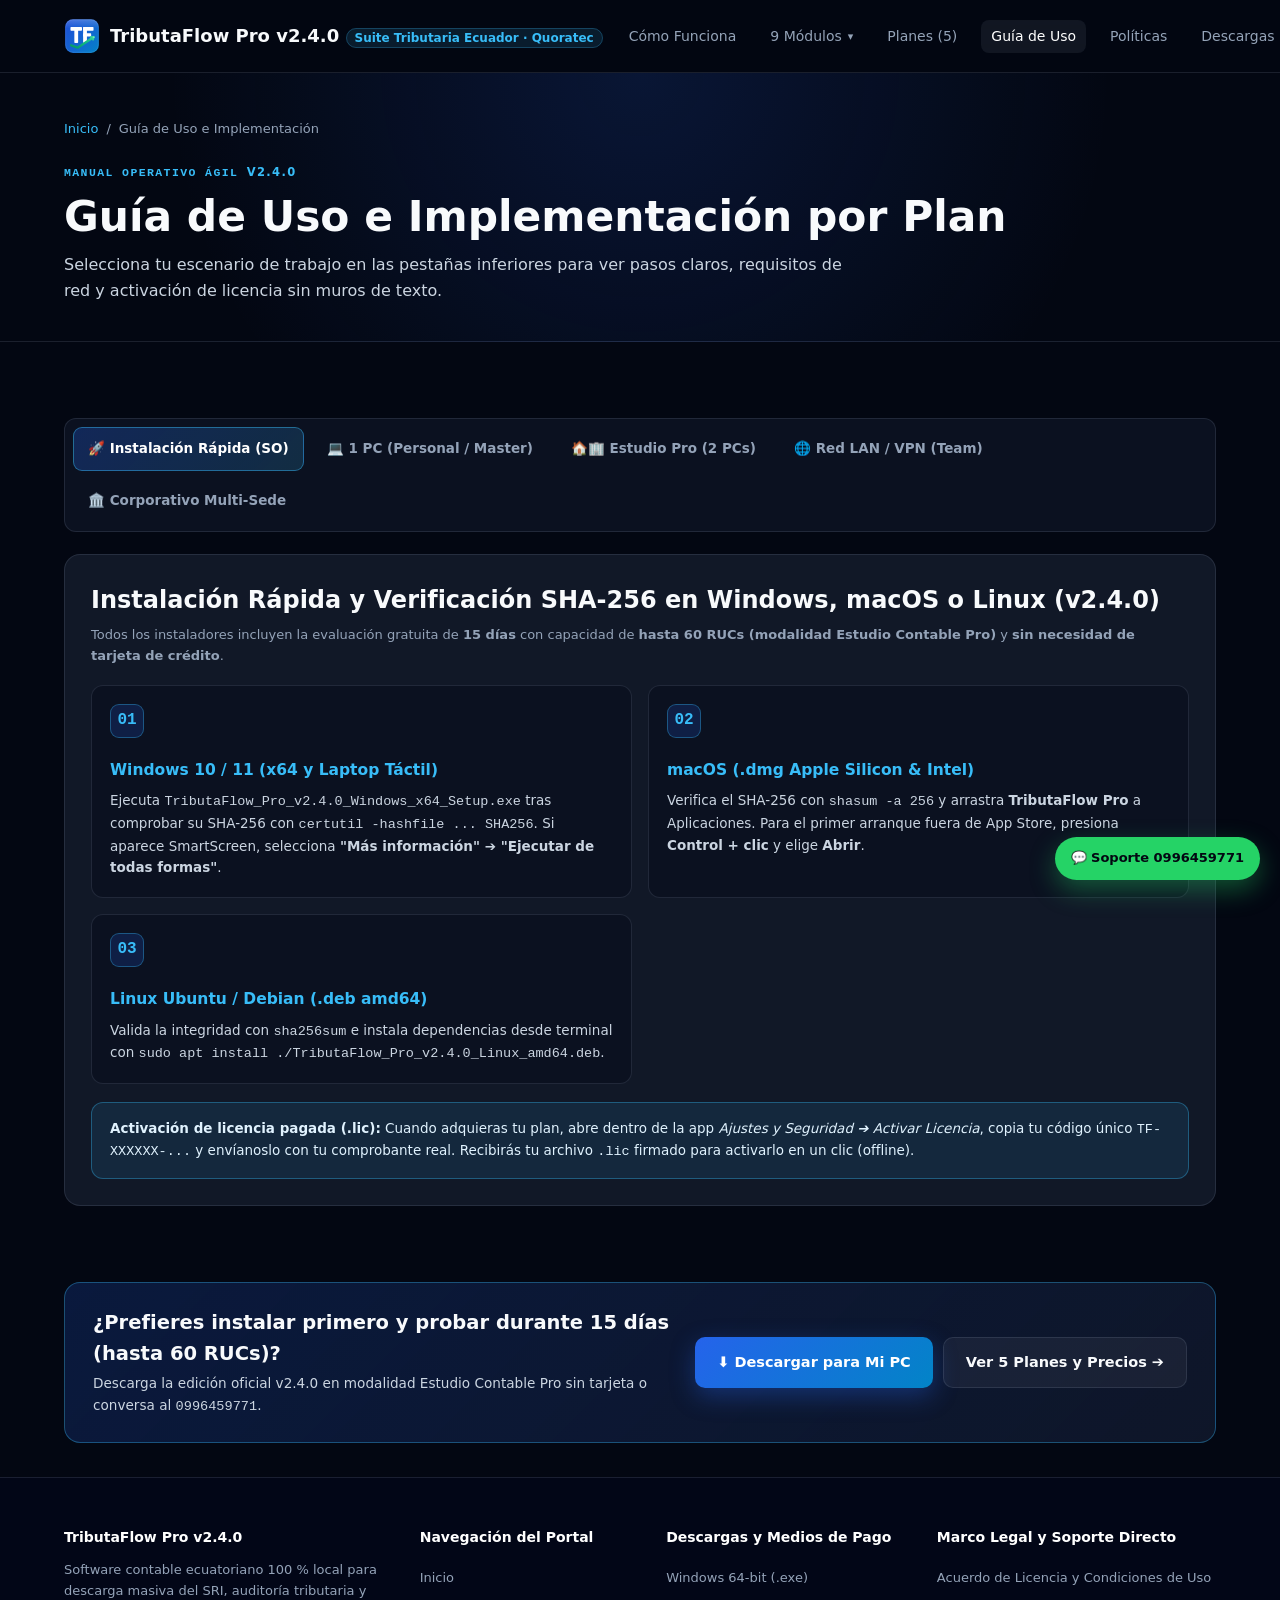
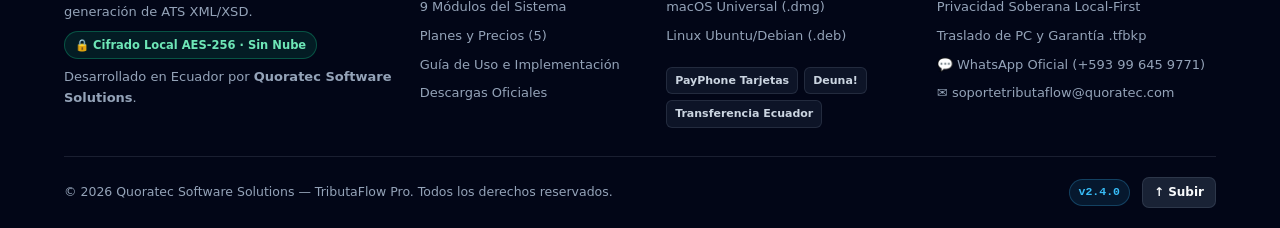
<file: guia-uso.html>
<!DOCTYPE html>
<html lang="es">
<head>
    <meta charset="UTF-8">
    <meta name="viewport" content="width=device-width, initial-scale=1.0">
    <meta http-equiv="Content-Security-Policy" content="default-src 'self'; script-src 'self'; style-src 'self'; img-src 'self' data:; font-src 'self'; connect-src 'self'; object-src 'none'; base-uri 'self'; form-action 'none';">
    <meta name="referrer" content="strict-origin-when-cross-origin">
    <title>Guía de Uso e Implementación v2.4.0 | TributaFlow Pro</title>
    <meta name="description" content="Guía práctica de instalación, verificación SHA-256 y puesta en marcha de TributaFlow Pro v2.4.0 por escenario: Windows, macOS, Linux, Estudio Pro (.tfbkp), Red LAN UNC y Conector Multi-Regional HTTPS.">
    <link rel="icon" type="image/png" href="assets/img/favicon.png">
    <link rel="stylesheet" href="assets/css/portal.css" integrity="sha384-sVn32hko8xHqLn9XA7bOd7hwZGVCN6VbsPAV3lmZ4TWju2Y/wk0JFilzVapotcKz" crossorigin="anonymous">
</head>
<body>

    <header class="navbar">
        <div class="container nav-inner">
            <a href="index.html" class="brand">
                <img src="assets/img/logo-tributaflow.svg" alt="TributaFlow Pro" class="brand-logo-img" data-fallback="assets/img/logo-tributaflow.png">
                <div>
                    <strong>TributaFlow Pro <span data-app-version-tag>v2.4.0</span></strong>
                    <span class="brand-sub">Suite Tributaria Ecuador · Quoratec</span>
                </div>
            </a>

            <button class="nav-toggle" id="navToggle" type="button" aria-label="Abrir menú de navegación" aria-expanded="false">☰</button>

            <nav class="nav-menu" id="navMenu" aria-label="Navegación principal">
                <a href="index.html#flujo">Cómo Funciona</a>
                <div class="nav-dropdown" data-nav-dropdown>
                    <button type="button" class="nav-dropdown-trigger" aria-expanded="false" aria-haspopup="true">
                        <span>9 Módulos</span>
                        <span class="nav-caret" aria-hidden="true">▾</span>
                    </button>
                    <div class="nav-dropdown-panel" role="menu"></div>
                </div>
                <a href="planes.html">Planes (5)</a>
                <a href="guia-uso.html" class="active">Guía de Uso</a>
                <a href="politicas.html">Políticas</a>
                <a href="index.html#descargas">Descargas</a>
                <a href="planes.html" class="nav-cta">Ver Planes y Pagar</a>
            </nav>
        </div>
    </header>

    <main>
        <section class="page-hero">
            <div class="container">
                <div class="breadcrumb">
                    <a href="index.html">Inicio</a>
                    <span>/</span>
                    <span>Guía de Uso e Implementación</span>
                </div>
                <span class="eyebrow">Manual Operativo Ágil <span data-app-version-tag>v2.4.0</span></span>
                <h1>Guía de Uso e Implementación por Plan</h1>
                <p class="lead-sub">Selecciona tu escenario de trabajo en las pestañas inferiores para ver pasos claros, requisitos de red y activación de licencia sin muros de texto.</p>
            </div>
        </section>

        <section class="section">
            <div class="container">
                <!-- PESTAÑAS INTERACTIVAS DE LA GUÍA -->
                <div class="guide-tabs-bar" role="tablist" aria-label="Escenarios de implementación TributaFlow Pro">
                    <button type="button" class="guide-tab-btn is-active" role="tab" aria-selected="true" data-guide-tab="rapida">🚀 Instalación Rápida (SO)</button>
                    <button type="button" class="guide-tab-btn" role="tab" aria-selected="false" data-guide-tab="1pc">💻 1 PC (Personal / Master)</button>
                    <button type="button" class="guide-tab-btn" role="tab" aria-selected="false" data-guide-tab="2pcs">🏠🏢 Estudio Pro (2 PCs)</button>
                    <button type="button" class="guide-tab-btn" role="tab" aria-selected="false" data-guide-tab="lan">🌐 Red LAN / VPN (Team)</button>
                    <button type="button" class="guide-tab-btn" role="tab" aria-selected="false" data-guide-tab="corp">🏛️ Corporativo Multi-Sede</button>
                </div>

                <!-- PANEL 1: INSTALACIÓN RÁPIDA -->
                <article class="guide-panel is-active" id="tab-rapida" role="tabpanel" data-guide-panel="rapida">
                    <h2>Instalación Rápida y Verificación SHA-256 en Windows, macOS o Linux (<span data-app-version-tag>v2.4.0</span>)</h2>
                    <p class="muted-note mt-6">Todos los instaladores incluyen la evaluación gratuita de <strong data-trial-days>15 días</strong> con capacidad de <strong>hasta 60 RUCs (modalidad Estudio Contable Pro)</strong> y <strong>sin necesidad de tarjeta de crédito</strong>.</p>

                    <div class="guide-steps-grid mt-24">
                        <div class="guide-step-card">
                            <span class="step-num">01</span>
                            <h3>Windows 10 / 11 (x64 y Laptop Táctil)</h3>
                            <p>Ejecuta <code>TributaFlow_Pro_v2.4.0_Windows_x64_Setup.exe</code> tras comprobar su SHA-256 con <code>certutil -hashfile ... SHA256</code>. Si aparece SmartScreen, selecciona <strong>"Más información" ➔ "Ejecutar de todas formas"</strong>.</p>
                        </div>

                        <div class="guide-step-card">
                            <span class="step-num">02</span>
                            <h3>macOS (.dmg Apple Silicon & Intel)</h3>
                            <p>Verifica el SHA-256 con <code>shasum -a 256</code> y arrastra <strong>TributaFlow Pro</strong> a Aplicaciones. Para el primer arranque fuera de App Store, presiona <strong>Control + clic</strong> y elige <strong>Abrir</strong>.</p>
                        </div>

                        <div class="guide-step-card">
                            <span class="step-num">03</span>
                            <h3>Linux Ubuntu / Debian (.deb amd64)</h3>
                            <p>Valida la integridad con <code>sha256sum</code> e instala dependencias desde terminal con <code>sudo apt install ./TributaFlow_Pro_v2.4.0_Linux_amd64.deb</code>.</p>
                        </div>
                    </div>

                    <div class="guide-callout mt-24">
                        <strong>Activación de licencia pagada (.lic):</strong> Cuando adquieras tu plan, abre dentro de la app <em>Ajustes y Seguridad ➔ Activar Licencia</em>, copia tu código único <code>TF-XXXXXX-...</code> y envíanoslo con tu comprobante real. Recibirás tu archivo <code>.lic</code> firmado para activarlo en un clic (offline).
                    </div>
                </article>

                <!-- PANEL 2: 1 PC (PERSONAL Y CONTADOR MASTER) -->
                <article class="guide-panel" id="tab-1pc" role="tabpanel" data-guide-panel="1pc">
                    <h2>Operación Individual en 1 PC (Personal Pro y Contador Master)</h2>
                    <p class="muted-note mt-6">Privacidad local en 1 estación: <strong>Personal Pro</strong> ($59/año) gestiona hasta <strong>3 RUCs</strong> (sin lote multi-RUC, ATS, EFOS, <code>.tfbkp</code> ni LAN) y <strong>Contador Master</strong> ($139/año) gestiona hasta <strong>25 RUCs</strong> con Lote Multi-RUC y Generador/Validador ATS (XML/XSD/Excel).</p>

                    <div class="guide-steps-grid mt-24">
                        <div class="guide-step-card">
                            <span class="step-num">01</span>
                            <h3>Define tu Carpeta Bóveda</h3>
                            <p>Al abrir TributaFlow Pro por primera vez, elige la ruta donde se guardarán tus XML, RIDE PDF y base local cifrada (por ejemplo <code>Documentos/Boveda_SRI</code>).</p>
                        </div>

                        <div class="guide-step-card">
                            <span class="step-num">02</span>
                            <h3>Registra tus Contribuyentes</h3>
                            <p>Ve a <strong>Mis Contribuyentes</strong>, registra hasta 3 RUCs (Personal Pro) o 25 RUCs en lote (Contador Master) y ejecuta <strong>Sincronizar SRI</strong> o <strong>Importar TXT/ZIP</strong>.</p>
                        </div>

                        <div class="guide-step-card">
                            <span class="step-num">03</span>
                            <h3>Genera ATS XML/XSD y Excel</h3>
                            <p>En <strong>Contador Master</strong> ($139/año), entra a <strong>Generador ATS Oficial</strong>, selecciona periodo y RUC para exportar el XML validado con esquema XSD y Excel consolidado.</p>
                        </div>
                    </div>

                    <div class="guide-callout-warn mt-24">
                        <strong>Sobre capacidades por plan:</strong> Personal Pro y Contador Master operan en 1 PC local (sin Auditor EFOS, sin Multi-PC, sin exportación <code>.tfbkp</code> y sin Red LAN). Para habilitar <code>.tfbkp</code>, EFOS y hasta 60 RUCs, escala a Estudio Contable Pro ($299/año).
                    </div>
                </article>

                <!-- PANEL 3: ESTUDIO PRO DUAL-PC -->
                <article class="guide-panel" id="tab-2pcs" role="tabpanel" data-guide-panel="2pcs">
                    <h2>Trabajo Dual-PC Independiente (Estudio Contable Pro — $299/año)</h2>
                    <p class="muted-note mt-6">Hasta <strong>60 RUCs (o 30/PC en hasta 2 PCs)</strong> con <strong>Auditor Fantasma EFOS en tiempo real</strong>, Modo Contingencia ATS y Respaldo Portátil Cifrado (<code>.tfbkp AES-256-GCM + HMAC</code>), sin Red LAN TCP/IP ni Bóveda UNC.</p>

                    <div class="guide-steps-grid mt-24">
                        <div class="guide-step-card">
                            <span class="step-num">01</span>
                            <h3>Distribución Flexible de 60 RUCs</h3>
                            <p>Tu licencia habilita <strong>hasta 60 RUCs</strong>: distribuye <strong>30 RUCs/PC en 2 PCs</strong> (oficina + casa, cualquier SO) o concentra los <strong>60 RUCs en 1 sola PC</strong>.</p>
                        </div>

                        <div class="guide-step-card">
                            <span class="step-num">02</span>
                            <h3>Auditoría EFOS y Contingencia</h3>
                            <p>Activa <strong>Auditor Fantasma</strong> para cruzar facturas en tiempo real frente a EFOS SRI y utiliza el <strong>Modo Contingencia ATS</strong> en cierres masivos.</p>
                        </div>

                        <div class="guide-step-card">
                            <span class="step-num">03</span>
                            <h3>Sincroniza Oficina ⇄ Casa con .tfbkp</h3>
                            <p>Exporta un paquete portátil cifrado <code>.tfbkp</code> (<strong>AES-256-GCM + HMAC</strong>) para mover o resguardar tu bóveda entre equipos sin necesitar Red LAN TCP/IP ni Bóveda UNC.</p>
                        </div>
                    </div>

                    <div class="guide-callout mt-24">
                        <strong>Evaluación gratuita idéntica por 15 días:</strong> Al instalar v2.4.0 recibes 15 días de prueba en modalidad Estudio Contable Pro (hasta 60 RUCs, sin tarjeta de crédito).
                    </div>
                </article>

                <!-- PANEL 4: ENTERPRISE TEAM LAN / VPN -->
                <article class="guide-panel" id="tab-lan" role="tabpanel" data-guide-panel="lan">
                    <h2>Implementación Colaborativa en Red LAN TCP/IP y Bóveda UNC (Enterprise Team — $890/año)</h2>
                    <p class="muted-note mt-6">Para estudios con equipo contable: <strong>RUCs ilimitados</strong>, <strong>5 estaciones base</strong>, <strong>Red LAN TCP/IP Centralizada con cola anti-colisión</strong> y <strong>Bóveda Compartida UNC (<code>\\SERVIDOR\...</code>)</strong> (sin Conector Multi-Regional HTTPS).</p>

                    <div class="guide-steps-grid mt-24">
                        <div class="guide-step-card">
                            <span class="step-num">01</span>
                            <h3>Designa la Bóveda Compartida UNC</h3>
                            <p>Comparte la carpeta central en red local (ej. <code>\\SERVIDOR\BovedaTributaFlow</code>) e inicia el servicio de <strong>Red LAN TCP/IP Centralizada</strong>.</p>
                        </div>

                        <div class="guide-step-card">
                            <span class="step-num">02</span>
                            <h3>Conecta Hasta 5 Estaciones Base</h3>
                            <p>Las estaciones asistentes operan sobre el repositorio único con <strong>cola anti-colisión</strong> para evitar descargas duplicadas del mismo RUC/período.</p>
                        </div>

                        <div class="guide-step-card">
                            <span class="step-num">03</span>
                            <h3>Sin Conector Multi-Regional HTTPS</h3>
                            <p>Enterprise Team optimiza oficinas en red local LAN/UNC. Si requieres conectar sucursales remotas por Gateway seguro, utiliza Enterprise Corporativo.</p>
                        </div>
                    </div>
                </article>

                <!-- PANEL 5: ENTERPRISE CORPORATIVO -->
                <article class="guide-panel" id="tab-corp" role="tabpanel" data-guide-panel="corp">
                    <h2>Despliegue Nacional Multi-Sede (Enterprise Corporativo — $1,490/año base)</h2>
                    <p class="muted-note mt-6">Arquitectura empresarial escalable: <strong>10+ estaciones escalables (+$150/PC extra)</strong>, RUCs ilimitados, Red LAN + Bóveda UNC y <strong>Conector Multi-Regional HTTPS / Gateway seguro</strong>.</p>

                    <div class="guide-steps-grid mt-24">
                        <div class="guide-step-card">
                            <span class="step-num">01</span>
                            <h3>Conector Multi-Regional HTTPS / Gateway Seguro</h3>
                            <p>Conecta sedes en distintas ciudades bajo túneles cifrados HTTPS / Gateway seguro manteniendo control centralizado sobre razones sociales ilimitadas.</p>
                        </div>

                        <div class="guide-step-card">
                            <span class="step-num">02</span>
                            <h3>Respaldo Cifrado y Bóveda UNC</h3>
                            <p>Combina operación en Bóveda Compartida UNC y respaldos cifrados (<code>.tfbkp</code> AES-256-GCM + HMAC) bajo custodia interna exclusiva de tu organización.</p>
                        </div>

                        <div class="guide-step-card">
                            <span class="step-num">03</span>
                            <h3>Escalamiento Modular (+$150/PC extra)</h3>
                            <p>Parte desde 10 estaciones base ($1,490/año) e incorpora nuevas estaciones adicionales por <strong>+$150/PC extra</strong> sin límites.</p>
                        </div>
                    </div>

                    <div class="flex-wrap-actions mt-24">
                        <a href="planes.html#corp-addon" class="btn-glow">Calcular Estaciones Extra (+1 PC) ➔</a>
                        <a href="https://wa.me/593996459771?text=Consulta%20Soporte%20T%C3%A9cnico%20%E2%80%94%20TributaFlow%20Pro" target="_blank" rel="noopener noreferrer" class="btn-support-link" data-support-link="whatsapp">💬 Coordinar Onboarding Corporativo</a>
                    </div>
                </article>
            </div>
        </section>
    </main>

    <div class="pre-footer-cta">
        <div class="container">
            <div class="pre-footer-card">
                <div>
                    <h3>¿Prefieres instalar primero y probar durante <span data-trial-days>15 días</span> (hasta 60 RUCs)?</h3>
                    <p>Descarga la edición oficial <span data-app-version-tag>v2.4.0</span> en modalidad Estudio Contable Pro sin tarjeta o conversa al <code>0996459771</code>.</p>
                </div>
                <div class="pre-footer-actions">
                    <button type="button" class="btn-glow" data-download-os="auto">⬇ Descargar para Mi PC</button>
                    <a href="planes.html" class="btn-glass">Ver 5 Planes y Precios ➔</a>
                </div>
            </div>
        </div>
    </div>

    <footer class="footer">
        <div class="container">
            <div class="footer-grid-4">
                <div class="footer-col">
                    <h4>TributaFlow Pro <span data-app-version-tag>v2.4.0</span></h4>
                    <p class="muted-note">Software contable ecuatoriano 100 % local para descarga masiva del SRI, auditoría tributaria y generación de ATS XML/XSD.</p>
                    <div class="footer-trust-pill">🔒 Cifrado Local AES-256 · Sin Nube</div>
                    <p class="muted-note">Desarrollado en Ecuador por <strong>Quoratec Software Solutions</strong>.</p>
                </div>

                <div class="footer-col footer-links-col">
                    <h4>Navegación del Portal</h4>
                    <a href="index.html">Inicio</a>
                    <a href="index.html#modulos">9 Módulos del Sistema</a>
                    <a href="planes.html">Planes y Precios (5)</a>
                    <a href="guia-uso.html">Guía de Uso e Implementación</a>
                    <a href="index.html#descargas">Descargas Oficiales</a>
                </div>

                <div class="footer-col footer-links-col">
                    <h4>Descargas y Medios de Pago</h4>
                    <a href="index.html#descargas" data-download-os="windows">Windows 64-bit (.exe)</a>
                    <a href="index.html#descargas" data-download-os="macos">macOS Universal (.dmg)</a>
                    <a href="index.html#descargas" data-download-os="linux">Linux Ubuntu/Debian (.deb)</a>
                    <div class="footer-pay-badges">
                        <span class="footer-pay-pill">PayPhone Tarjetas</span>
                        <span class="footer-pay-pill">Deuna!</span>
                        <span class="footer-pay-pill">Transferencia Ecuador</span>
                    </div>
                </div>

                <div class="footer-col footer-links-col">
                    <h4>Marco Legal y Soporte Directo</h4>
                    <a href="politicas.html#licencia">Acuerdo de Licencia y Condiciones de Uso</a>
                    <a href="politicas.html#privacidad">Privacidad Soberana Local-First</a>
                    <a href="politicas.html#traslado">Traslado de PC y Garantía .tfbkp</a>
                    <a href="https://wa.me/593996459771?text=Consulta%20Soporte%20T%C3%A9cnico%20%E2%80%94%20TributaFlow%20Pro" target="_blank" rel="noopener noreferrer" data-support-link="whatsapp">💬 WhatsApp Oficial (+593 99 645 9771)</a>
                    <a href="mailto:soportetributaflow@quoratec.com?subject=Consulta%20Soporte%20T%C3%A9cnico%20%E2%80%94%20TributaFlow%20Pro" data-support-link="correo">✉️ soportetributaflow@quoratec.com</a>
                </div>
            </div>

            <div class="footer-bottom-bar">
                <span>© 2026 Quoratec Software Solutions — TributaFlow Pro. Todos los derechos reservados.</span>
                <div class="footer-bottom-meta">
                    <span class="footer-version-badge" data-app-version-tag>v2.4.0</span>
                    <button type="button" class="footer-top-btn" data-scroll-top>↑ Subir</button>
                </div>
            </div>
        </div>
    </footer>

    <a href="https://wa.me/593996459771?text=Consulta%20Soporte%20T%C3%A9cnico%20%E2%80%94%20TributaFlow%20Pro" target="_blank" rel="noopener noreferrer" class="whatsapp-float" id="btnFlotanteSoporte" data-support-link="whatsapp" aria-label="Contactar Soporte Oficial TributaFlow Pro por WhatsApp">
        <span>💬 Soporte 0996459771</span>
    </a>

    <script src="assets/js/portal.js" integrity="sha384-j32wRf0USiHLFHBoSIfGwHQ2ZHh1X+3jcZ8LOACqk7vpklWT9GG8C0aqzaGmCU8z" crossorigin="anonymous" defer></script>
</body>
</html>
</file>
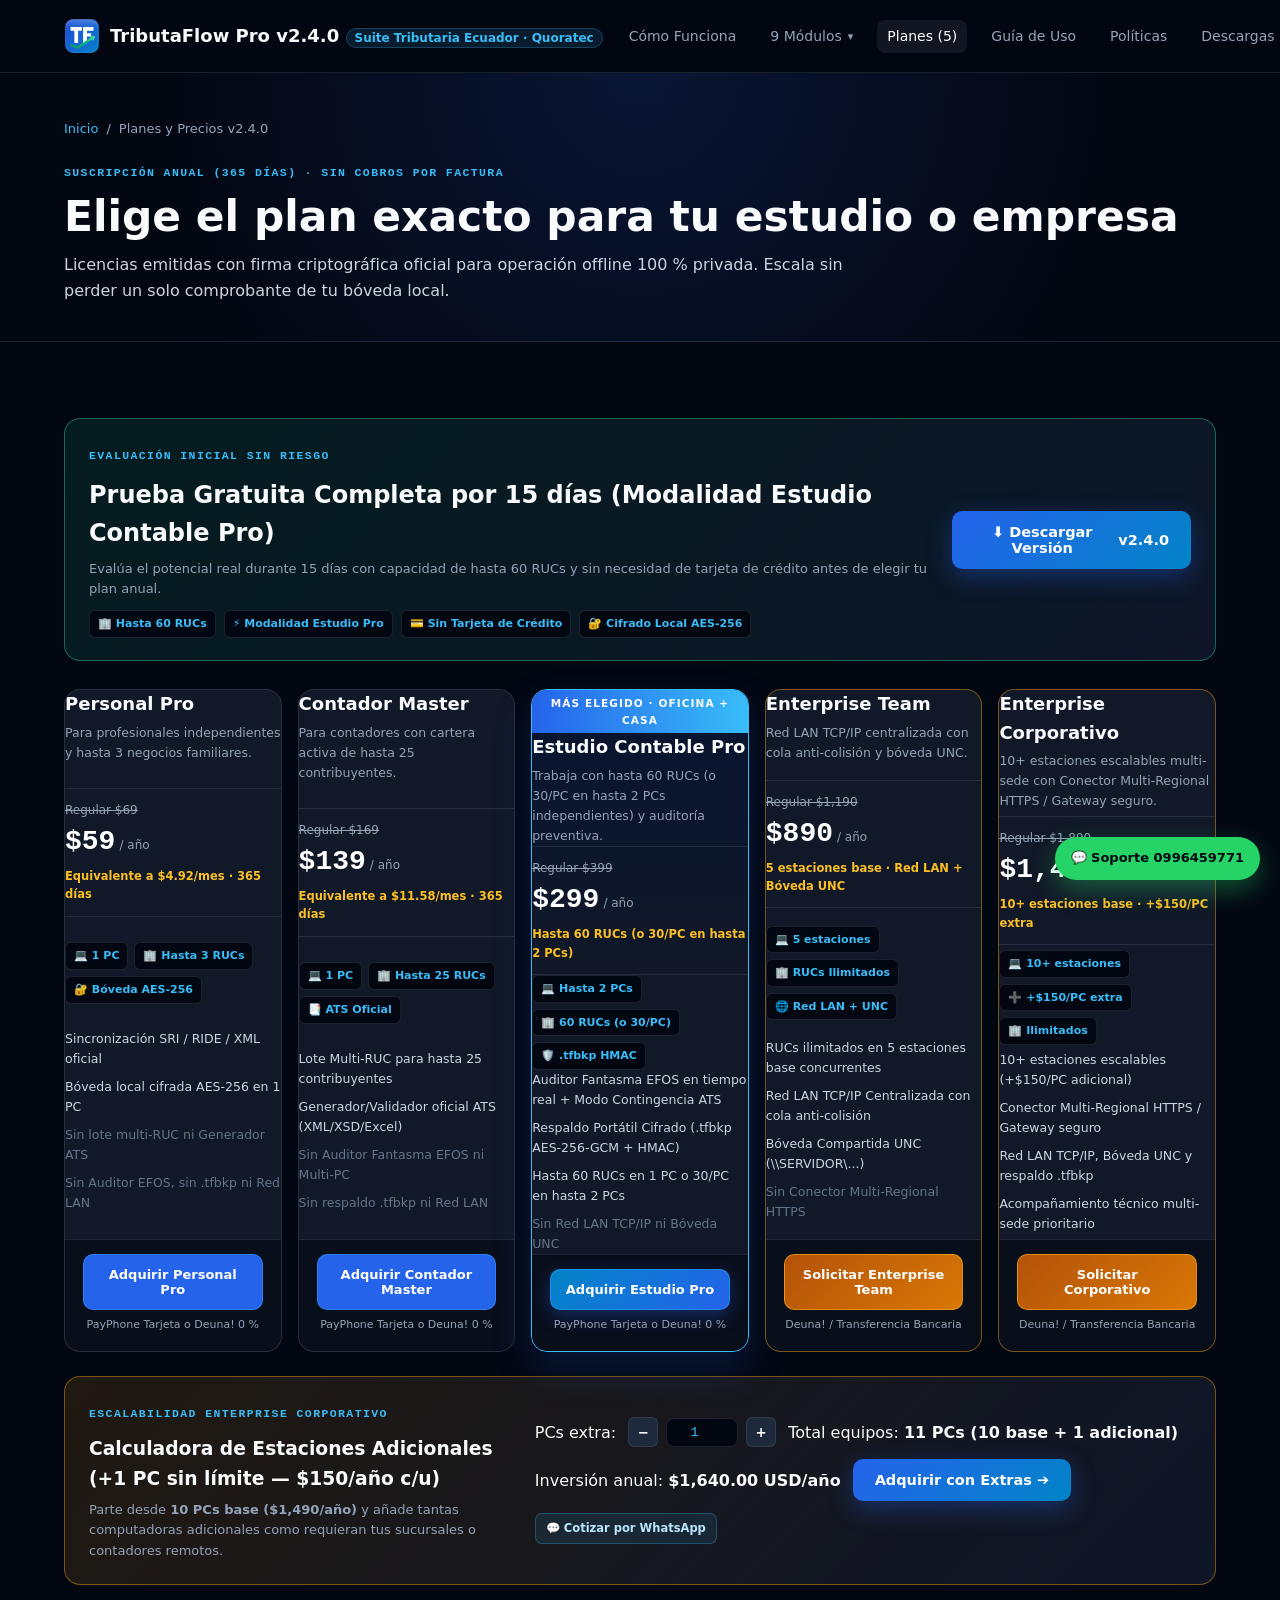
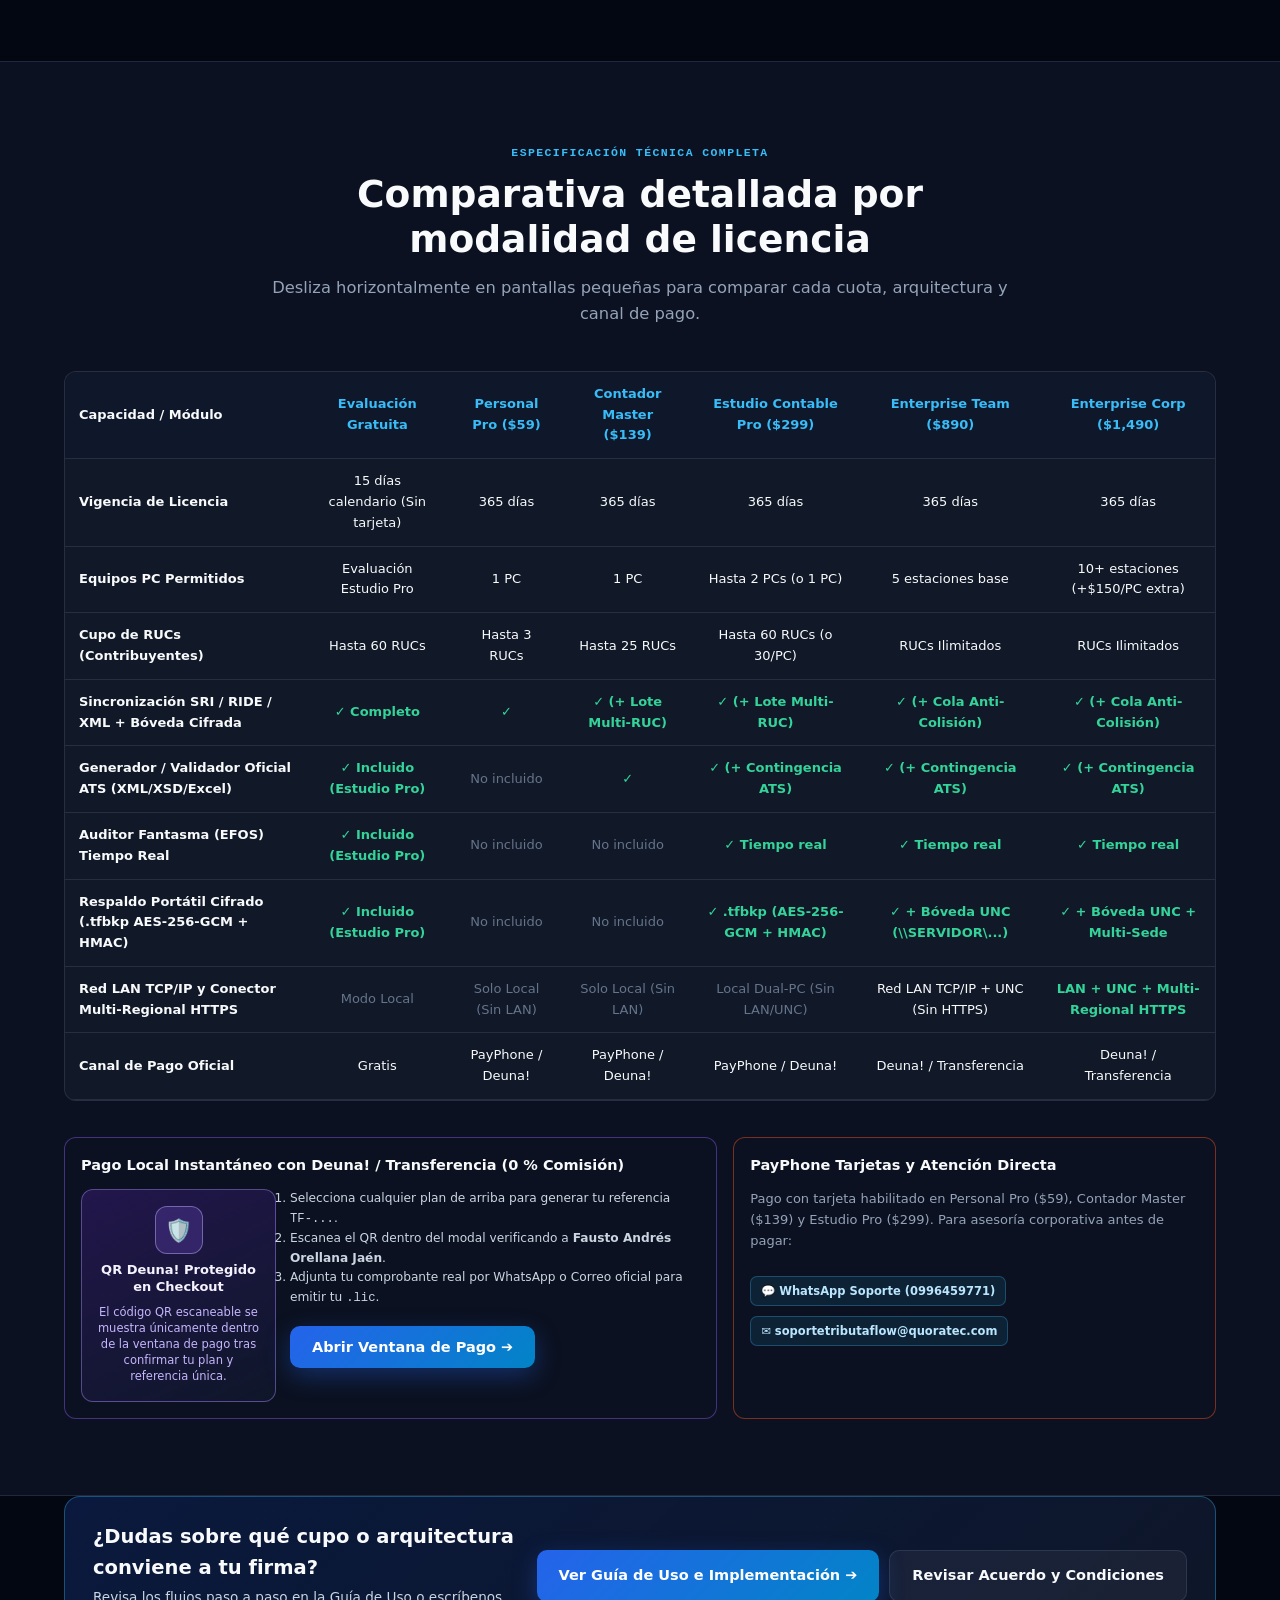
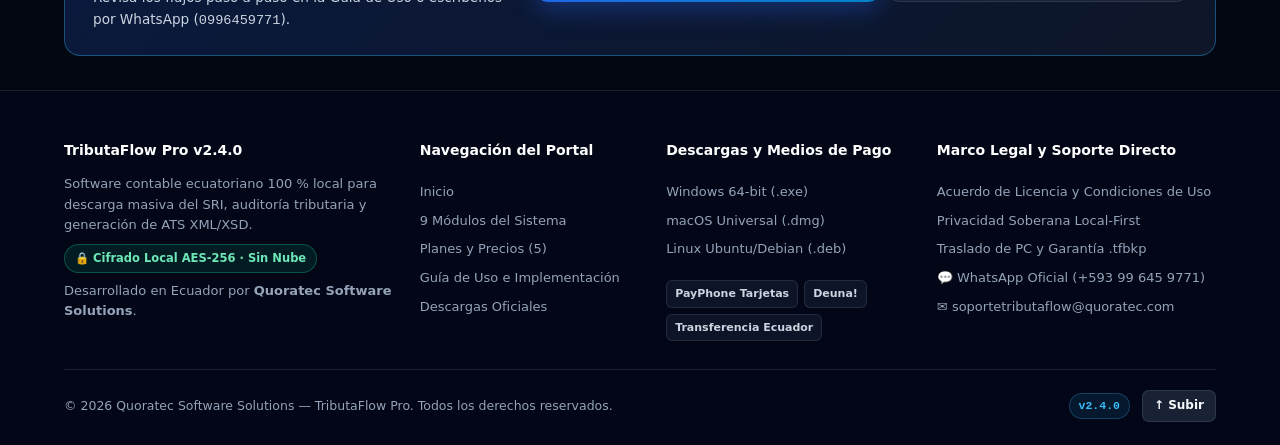
<file: planes.html>
<!DOCTYPE html>
<html lang="es">
<head>
    <meta charset="UTF-8">
    <meta name="viewport" content="width=device-width, initial-scale=1.0">
    <meta http-equiv="Content-Security-Policy" content="default-src 'self'; script-src 'self'; style-src 'self'; img-src 'self' data:; font-src 'self'; connect-src 'self'; object-src 'none'; base-uri 'self'; form-action 'none';">
    <meta name="referrer" content="strict-origin-when-cross-origin">
    <title>Planes y Precios v2.4.0 | TributaFlow Pro — Ecuador</title>
    <meta name="description" content="Compara los 5 planes anuales de TributaFlow Pro v2.4.0, evaluación gratuita de 15 días con hasta 60 RUCs (Estudio Contable Pro), Dual-PC y calculadora para Enterprise Corporativo.">
    <link rel="icon" type="image/png" href="assets/img/favicon.png">
    <link rel="stylesheet" href="assets/css/portal.css" integrity="sha384-sVn32hko8xHqLn9XA7bOd7hwZGVCN6VbsPAV3lmZ4TWju2Y/wk0JFilzVapotcKz" crossorigin="anonymous">
</head>
<body>

    <header class="navbar">
        <div class="container nav-inner">
            <a href="index.html" class="brand">
                <img src="assets/img/logo-tributaflow.svg" alt="TributaFlow Pro" class="brand-logo-img" data-fallback="assets/img/logo-tributaflow.png">
                <div>
                    <strong>TributaFlow Pro <span data-app-version-tag>v2.4.0</span></strong>
                    <span class="brand-sub">Suite Tributaria Ecuador · Quoratec</span>
                </div>
            </a>

            <button class="nav-toggle" id="navToggle" type="button" aria-label="Abrir menú de navegación" aria-expanded="false">☰</button>

            <nav class="nav-menu" id="navMenu" aria-label="Navegación principal">
                <a href="index.html#flujo">Cómo Funciona</a>
                <div class="nav-dropdown" data-nav-dropdown>
                    <button type="button" class="nav-dropdown-trigger" aria-expanded="false" aria-haspopup="true">
                        <span>9 Módulos</span>
                        <span class="nav-caret" aria-hidden="true">▾</span>
                    </button>
                    <div class="nav-dropdown-panel" role="menu"></div>
                </div>
                <a href="planes.html" class="active">Planes (5)</a>
                <a href="guia-uso.html">Guía de Uso</a>
                <a href="politicas.html">Políticas</a>
                <a href="index.html#descargas">Descargas</a>
                <button type="button" class="nav-cta" data-checkout-plan="CONTADOR_MASTER">Adquirir Licencia</button>
            </nav>
        </div>
    </header>

    <main>
        <section class="page-hero">
            <div class="container">
                <div class="breadcrumb">
                    <a href="index.html">Inicio</a>
                    <span>/</span>
                    <span>Planes y Precios <span data-app-version-tag>v2.4.0</span></span>
                </div>
                <span class="eyebrow">Suscripción Anual (365 Días) · Sin Cobros por Factura</span>
                <h1>Elige el plan exacto para tu estudio o empresa</h1>
                <p class="lead-sub">Licencias emitidas con firma criptográfica oficial para operación offline 100 % privada. Escala sin perder un solo comprobante de tu bóveda local.</p>
            </div>
        </section>

        <section class="section">
            <div class="container">
                <!-- BANNER DE EVALUACIÓN GRATUITA 15 DÍAS -->
                <div class="trial-banner">
                    <div>
                        <span class="eyebrow">Evaluación Inicial Sin Riesgo</span>
                        <h2>Prueba Gratuita Completa por <span data-trial-days>15 días</span> (Modalidad Estudio Contable Pro)</h2>
                        <p class="muted-note mt-6">Evalúa el potencial real durante 15 días con capacidad de hasta 60 RUCs y sin necesidad de tarjeta de crédito antes de elegir tu plan anual.</p>
                        <div class="trial-pills">
                            <span class="quota-pill">🏢 Hasta 60 RUCs</span>
                            <span class="quota-pill">⚡ Modalidad Estudio Pro</span>
                            <span class="quota-pill">💳 Sin Tarjeta de Crédito</span>
                            <span class="quota-pill">🔐 Cifrado Local AES-256</span>
                        </div>
                    </div>
                    <button type="button" class="btn-glow" data-download-os="auto">⬇ Descargar Versión <span data-app-version-tag>v2.4.0</span></button>
                </div>

                <!-- 5 PLANES ANUALES -->
                <div class="plans-grid-5" id="planes">
                    <article class="plan-card">
                        <div class="plan-header">
                            <h3>Personal Pro</h3>
                            <p>Para profesionales independientes y hasta 3 negocios familiares.</p>
                        </div>
                        <div class="plan-pricing">
                            <span class="price-regular">Regular $69</span>
                            <div class="price-launch">$59 <span class="period">/ año</span></div>
                            <span class="price-note">Equivalente a $4.92/mes · 365 días</span>
                        </div>
                        <div class="plan-quotas">
                            <span class="quota-pill">💻 1 PC</span>
                            <span class="quota-pill">🏢 Hasta 3 RUCs</span>
                            <span class="quota-pill">🔐 Bóveda AES-256</span>
                        </div>
                        <ul class="plan-list">
                            <li class="ok">Sincronización SRI / RIDE / XML oficial</li>
                            <li class="ok">Bóveda local cifrada AES-256 en 1 PC</li>
                            <li class="locked">Sin lote multi-RUC ni Generador ATS</li>
                            <li class="locked">Sin Auditor EFOS, sin .tfbkp ni Red LAN</li>
                        </ul>
                        <div class="plan-action-box">
                            <button type="button" class="btn-open-checkout" data-checkout-plan="PERSONAL_PRO">Adquirir Personal Pro</button>
                            <span class="action-hint">PayPhone Tarjeta o Deuna! 0 %</span>
                        </div>
                    </article>

                    <article class="plan-card">
                        <div class="plan-header">
                            <h3>Contador Master</h3>
                            <p>Para contadores con cartera activa de hasta 25 contribuyentes.</p>
                        </div>
                        <div class="plan-pricing">
                            <span class="price-regular">Regular $169</span>
                            <div class="price-launch">$139 <span class="period">/ año</span></div>
                            <span class="price-note">Equivalente a $11.58/mes · 365 días</span>
                        </div>
                        <div class="plan-quotas">
                            <span class="quota-pill">💻 1 PC</span>
                            <span class="quota-pill">🏢 Hasta 25 RUCs</span>
                            <span class="quota-pill">📑 ATS Oficial</span>
                        </div>
                        <ul class="plan-list">
                            <li class="ok">Lote Multi-RUC para hasta 25 contribuyentes</li>
                            <li class="ok">Generador/Validador oficial ATS (XML/XSD/Excel)</li>
                            <li class="locked">Sin Auditor Fantasma EFOS ni Multi-PC</li>
                            <li class="locked">Sin respaldo .tfbkp ni Red LAN</li>
                        </ul>
                        <div class="plan-action-box">
                            <button type="button" class="btn-open-checkout" data-checkout-plan="CONTADOR_MASTER">Adquirir Contador Master</button>
                            <span class="action-hint">PayPhone Tarjeta o Deuna! 0 %</span>
                        </div>
                    </article>

                    <article class="plan-card plan-popular">
                        <div class="popular-ribbon">MÁS ELEGIDO · OFICINA + CASA</div>
                        <div class="plan-header">
                            <h3>Estudio Contable Pro</h3>
                            <p>Trabaja con hasta 60 RUCs (o 30/PC en hasta 2 PCs independientes) y auditoría preventiva.</p>
                        </div>
                        <div class="plan-pricing">
                            <span class="price-regular">Regular $399</span>
                            <div class="price-launch">$299 <span class="period">/ año</span></div>
                            <span class="price-note">Hasta 60 RUCs (o 30/PC en hasta 2 PCs)</span>
                        </div>
                        <div class="plan-quotas">
                            <span class="quota-pill">💻 Hasta 2 PCs</span>
                            <span class="quota-pill">🏢 60 RUCs (o 30/PC)</span>
                            <span class="quota-pill">🛡️ .tfbkp HMAC</span>
                        </div>
                        <ul class="plan-list">
                            <li class="ok">Auditor Fantasma EFOS en tiempo real + Modo Contingencia ATS</li>
                            <li class="ok">Respaldo Portátil Cifrado (.tfbkp AES-256-GCM + HMAC)</li>
                            <li class="ok">Hasta 60 RUCs en 1 PC o 30/PC en hasta 2 PCs</li>
                            <li class="locked">Sin Red LAN TCP/IP ni Bóveda UNC</li>
                        </ul>
                        <div class="plan-action-box">
                            <button type="button" class="btn-open-checkout btn-accent" data-checkout-plan="ESTUDIO_PRO">Adquirir Estudio Pro</button>
                            <span class="action-hint">PayPhone Tarjeta o Deuna! 0 %</span>
                        </div>
                    </article>

                    <article class="plan-card plan-enterprise">
                        <div class="plan-header">
                            <h3>Enterprise Team</h3>
                            <p>Red LAN TCP/IP centralizada con cola anti-colisión y bóveda UNC.</p>
                        </div>
                        <div class="plan-pricing">
                            <span class="price-regular">Regular $1,190</span>
                            <div class="price-launch">$890 <span class="period">/ año</span></div>
                            <span class="price-note">5 estaciones base · Red LAN + Bóveda UNC</span>
                        </div>
                        <div class="plan-quotas">
                            <span class="quota-pill">💻 5 estaciones</span>
                            <span class="quota-pill">🏢 RUCs Ilimitados</span>
                            <span class="quota-pill">🌐 Red LAN + UNC</span>
                        </div>
                        <ul class="plan-list">
                            <li class="ok">RUCs ilimitados en 5 estaciones base concurrentes</li>
                            <li class="ok">Red LAN TCP/IP Centralizada con cola anti-colisión</li>
                            <li class="ok">Bóveda Compartida UNC (\\SERVIDOR\...)</li>
                            <li class="locked">Sin Conector Multi-Regional HTTPS</li>
                        </ul>
                        <div class="plan-action-box">
                            <button type="button" class="btn-open-checkout btn-enterprise" data-checkout-plan="ENTERPRISE_TEAM">Solicitar Enterprise Team</button>
                            <span class="action-hint">Deuna! / Transferencia Bancaria</span>
                        </div>
                    </article>

                    <article class="plan-card plan-enterprise">
                        <div class="plan-header">
                            <h3>Enterprise Corporativo</h3>
                            <p>10+ estaciones escalables multi-sede con Conector Multi-Regional HTTPS / Gateway seguro.</p>
                        </div>
                        <div class="plan-pricing">
                            <span class="price-regular">Regular $1,890</span>
                            <div class="price-launch">$1,490 <span class="period">/ año</span></div>
                            <span class="price-note">10+ estaciones base · +$150/PC extra</span>
                        </div>
                        <div class="plan-quotas">
                            <span class="quota-pill">💻 10+ estaciones</span>
                            <span class="quota-pill">➕ +$150/PC extra</span>
                            <span class="quota-pill">🏢 Ilimitados</span>
                        </div>
                        <ul class="plan-list">
                            <li class="ok">10+ estaciones escalables (+$150/PC adicional)</li>
                            <li class="ok">Conector Multi-Regional HTTPS / Gateway seguro</li>
                            <li class="ok">Red LAN TCP/IP, Bóveda UNC y respaldo .tfbkp</li>
                            <li class="ok">Acompañamiento técnico multi-sede prioritario</li>
                        </ul>
                        <div class="plan-action-box">
                            <button type="button" class="btn-open-checkout btn-enterprise" data-checkout-plan="ENTERPRISE_CORP">Solicitar Corporativo</button>
                            <span class="action-hint">Deuna! / Transferencia Bancaria</span>
                        </div>
                    </article>
                </div>

                <!-- CALCULADORA ADD-ON +1 PC CORPORATIVO -->
                <div class="corp-addon-box" id="corp-addon">
                    <div>
                        <span class="eyebrow">Escalabilidad Enterprise Corporativo</span>
                        <h3>Calculadora de Estaciones Adicionales (+1 PC sin límite — $150/año c/u)</h3>
                        <p class="muted-note mt-6">Parte desde <strong>10 PCs base ($1,490/año)</strong> y añade tantas computadoras adicionales como requieran tus sucursales o contadores remotos.</p>
                    </div>
                    <div class="corp-addon-row">
                        <label for="corpAddonInput">PCs extra:</label>
                        <div class="seats-stepper">
                            <button type="button" id="corpAddonMenos" aria-label="Restar 1 estación adicional">−</button>
                            <input type="number" id="corpAddonInput" class="text-input mono-input corp-addon-input" min="1" max="50" value="1">
                            <button type="button" id="corpAddonMas" aria-label="Sumar 1 estación adicional">+</button>
                        </div>
                        <span>Total equipos: <strong id="corpAddonPcs">11 PCs</strong></span>
                        <span>Inversión anual: <strong id="corpAddonTotal">$1,640/año</strong></span>
                        <button type="button" class="btn-glow" id="btnCorpAddonCheckout">Adquirir con Extras ➔</button>
                        <a href="https://wa.me/593996459771?text=Consulta%20Soporte%20T%C3%A9cnico%20%E2%80%94%20TributaFlow%20Pro" target="_blank" rel="noopener noreferrer" class="btn-support-link" id="btnCorpAddonWhatsapp" data-support-link="whatsapp">💬 Cotizar por WhatsApp</a>
                    </div>
                </div>
            </div>
        </section>

        <!-- TABLA COMPARATIVA COMPLETA -->
        <section class="section bg-subtle">
            <div class="container">
                <div class="section-head">
                    <span class="eyebrow">Especificación Técnica Completa</span>
                    <h2>Comparativa detallada por modalidad de licencia</h2>
                    <p>Desliza horizontalmente en pantallas pequeñas para comparar cada cuota, arquitectura y canal de pago.</p>
                </div>

                <div class="table-wrap">
                    <table class="compare-table">
                        <thead>
                            <tr>
                                <th>Capacidad / Módulo</th>
                                <th>Evaluación Gratuita</th>
                                <th>Personal Pro ($59)</th>
                                <th>Contador Master ($139)</th>
                                <th>Estudio Contable Pro ($299)</th>
                                <th>Enterprise Team ($890)</th>
                                <th>Enterprise Corp ($1,490)</th>
                            </tr>
                        </thead>
                        <tbody>
                            <tr>
                                <td><strong>Vigencia de Licencia</strong></td>
                                <td>15 días calendario (Sin tarjeta)</td>
                                <td>365 días</td>
                                <td>365 días</td>
                                <td>365 días</td>
                                <td>365 días</td>
                                <td>365 días</td>
                            </tr>
                            <tr>
                                <td><strong>Equipos PC Permitidos</strong></td>
                                <td>Evaluación Estudio Pro</td>
                                <td>1 PC</td>
                                <td>1 PC</td>
                                <td>Hasta 2 PCs (o 1 PC)</td>
                                <td>5 estaciones base</td>
                                <td>10+ estaciones (+$150/PC extra)</td>
                            </tr>
                            <tr>
                                <td><strong>Cupo de RUCs (Contribuyentes)</strong></td>
                                <td>Hasta 60 RUCs</td>
                                <td>Hasta 3 RUCs</td>
                                <td>Hasta 25 RUCs</td>
                                <td>Hasta 60 RUCs (o 30/PC)</td>
                                <td>RUCs Ilimitados</td>
                                <td>RUCs Ilimitados</td>
                            </tr>
                            <tr>
                                <td><strong>Sincronización SRI / RIDE / XML + Bóveda Cifrada</strong></td>
                                <td class="cell-ok">✓ Completo</td>
                                <td class="cell-ok">✓</td>
                                <td class="cell-ok">✓ (+ Lote Multi-RUC)</td>
                                <td class="cell-ok">✓ (+ Lote Multi-RUC)</td>
                                <td class="cell-ok">✓ (+ Cola Anti-Colisión)</td>
                                <td class="cell-ok">✓ (+ Cola Anti-Colisión)</td>
                            </tr>
                            <tr>
                                <td><strong>Generador / Validador Oficial ATS (XML/XSD/Excel)</strong></td>
                                <td class="cell-ok">✓ Incluido (Estudio Pro)</td>
                                <td class="cell-lock">No incluido</td>
                                <td class="cell-ok">✓</td>
                                <td class="cell-ok">✓ (+ Contingencia ATS)</td>
                                <td class="cell-ok">✓ (+ Contingencia ATS)</td>
                                <td class="cell-ok">✓ (+ Contingencia ATS)</td>
                            </tr>
                            <tr>
                                <td><strong>Auditor Fantasma (EFOS) Tiempo Real</strong></td>
                                <td class="cell-ok">✓ Incluido (Estudio Pro)</td>
                                <td class="cell-lock">No incluido</td>
                                <td class="cell-lock">No incluido</td>
                                <td class="cell-ok">✓ Tiempo real</td>
                                <td class="cell-ok">✓ Tiempo real</td>
                                <td class="cell-ok">✓ Tiempo real</td>
                            </tr>
                            <tr>
                                <td><strong>Respaldo Portátil Cifrado (.tfbkp AES-256-GCM + HMAC)</strong></td>
                                <td class="cell-ok">✓ Incluido (Estudio Pro)</td>
                                <td class="cell-lock">No incluido</td>
                                <td class="cell-lock">No incluido</td>
                                <td class="cell-ok">✓ .tfbkp (AES-256-GCM + HMAC)</td>
                                <td class="cell-ok">✓ + Bóveda UNC (\\SERVIDOR\...)</td>
                                <td class="cell-ok">✓ + Bóveda UNC + Multi-Sede</td>
                            </tr>
                            <tr>
                                <td><strong>Red LAN TCP/IP y Conector Multi-Regional HTTPS</strong></td>
                                <td class="cell-lock">Modo Local</td>
                                <td class="cell-lock">Solo Local (Sin LAN)</td>
                                <td class="cell-lock">Solo Local (Sin LAN)</td>
                                <td class="cell-lock">Local Dual-PC (Sin LAN/UNC)</td>
                                <td>Red LAN TCP/IP + UNC (Sin HTTPS)</td>
                                <td class="cell-ok">LAN + UNC + Multi-Regional HTTPS</td>
                            </tr>
                            <tr>
                                <td><strong>Canal de Pago Oficial</strong></td>
                                <td>Gratis</td>
                                <td>PayPhone / Deuna!</td>
                                <td>PayPhone / Deuna!</td>
                                <td>PayPhone / Deuna!</td>
                                <td>Deuna! / Transferencia</td>
                                <td>Deuna! / Transferencia</td>
                            </tr>
                        </tbody>
                    </table>
                </div>

                <!-- CANALES OFICIALES Y PROTECCIÓN QR -->
                <div class="payment-channels-grid mt-36">
                    <div class="pay-box pay-deuna">
                        <h4>Pago Local Instantáneo con Deuna! / Transferencia (0 % Comisión)</h4>
                        <div class="deuna-layout deuna-protected-card">
                            <div class="deuna-shield-box">
                                <div class="deuna-shield-icon" aria-hidden="true">🛡️</div>
                                <strong>QR Deuna! Protegido en Checkout</strong>
                                <small>El código QR escaneable se muestra únicamente dentro de la ventana de pago tras confirmar tu plan y referencia única.</small>
                            </div>
                            <div class="deuna-steps">
                                <ol>
                                    <li>Selecciona cualquier plan de arriba para generar tu referencia <code>TF-...</code>.</li>
                                    <li>Escanea el QR dentro del modal verificando a <strong>Fausto Andrés Orellana Jaén</strong>.</li>
                                    <li>Adjunta tu comprobante real por WhatsApp o Correo oficial para emitir tu <code>.lic</code>.</li>
                                </ol>
                                <div class="mt-12">
                                    <button type="button" class="btn-glow" data-checkout-plan="ESTUDIO_PRO">Abrir Ventana de Pago ➔</button>
                                </div>
                            </div>
                        </div>
                    </div>

                    <div class="pay-box pay-card">
                        <h4>PayPhone Tarjetas y Atención Directa</h4>
                        <p class="muted-note">Pago con tarjeta habilitado en Personal Pro ($59), Contador Master ($139) y Estudio Pro ($299). Para asesoría corporativa antes de pagar:</p>
                        <div class="flex-wrap-actions mt-12">
                            <a href="https://wa.me/593996459771?text=Consulta%20Soporte%20T%C3%A9cnico%20%E2%80%94%20TributaFlow%20Pro" target="_blank" rel="noopener noreferrer" class="btn-support-link" data-support-link="whatsapp">💬 WhatsApp Soporte (0996459771)</a>
                            <a href="mailto:soportetributaflow@quoratec.com?subject=Consulta%20Soporte%20T%C3%A9cnico%20%E2%80%94%20TributaFlow%20Pro" class="btn-support-link" data-support-link="correo">✉️ soportetributaflow@quoratec.com</a>
                        </div>
                    </div>
                </div>
            </div>
        </section>
    </main>

    <div class="pre-footer-cta">
        <div class="container">
            <div class="pre-footer-card">
                <div>
                    <h3>¿Dudas sobre qué cupo o arquitectura conviene a tu firma?</h3>
                    <p>Revisa los flujos paso a paso en la Guía de Uso o escríbenos por WhatsApp (<code>0996459771</code>).</p>
                </div>
                <div class="pre-footer-actions">
                    <a href="guia-uso.html" class="btn-glow">Ver Guía de Uso e Implementación ➔</a>
                    <a href="politicas.html" class="btn-glass">Revisar Acuerdo y Condiciones</a>
                </div>
            </div>
        </div>
    </div>

    <footer class="footer">
        <div class="container">
            <div class="footer-grid-4">
                <div class="footer-col">
                    <h4>TributaFlow Pro <span data-app-version-tag>v2.4.0</span></h4>
                    <p class="muted-note">Software contable ecuatoriano 100 % local para descarga masiva del SRI, auditoría tributaria y generación de ATS XML/XSD.</p>
                    <div class="footer-trust-pill">🔒 Cifrado Local AES-256 · Sin Nube</div>
                    <p class="muted-note">Desarrollado en Ecuador por <strong>Quoratec Software Solutions</strong>.</p>
                </div>

                <div class="footer-col footer-links-col">
                    <h4>Navegación del Portal</h4>
                    <a href="index.html">Inicio</a>
                    <a href="index.html#modulos">9 Módulos del Sistema</a>
                    <a href="planes.html">Planes y Precios (5)</a>
                    <a href="guia-uso.html">Guía de Uso e Implementación</a>
                    <a href="index.html#descargas">Descargas Oficiales</a>
                </div>

                <div class="footer-col footer-links-col">
                    <h4>Descargas y Medios de Pago</h4>
                    <a href="index.html#descargas" data-download-os="windows">Windows 64-bit (.exe)</a>
                    <a href="index.html#descargas" data-download-os="macos">macOS Universal (.dmg)</a>
                    <a href="index.html#descargas" data-download-os="linux">Linux Ubuntu/Debian (.deb)</a>
                    <div class="footer-pay-badges">
                        <span class="footer-pay-pill">PayPhone Tarjetas</span>
                        <span class="footer-pay-pill">Deuna!</span>
                        <span class="footer-pay-pill">Transferencia Ecuador</span>
                    </div>
                </div>

                <div class="footer-col footer-links-col">
                    <h4>Marco Legal y Soporte Directo</h4>
                    <a href="politicas.html#licencia">Acuerdo de Licencia y Condiciones de Uso</a>
                    <a href="politicas.html#privacidad">Privacidad Soberana Local-First</a>
                    <a href="politicas.html#traslado">Traslado de PC y Garantía .tfbkp</a>
                    <a href="https://wa.me/593996459771?text=Consulta%20Soporte%20T%C3%A9cnico%20%E2%80%94%20TributaFlow%20Pro" target="_blank" rel="noopener noreferrer" data-support-link="whatsapp">💬 WhatsApp Oficial (+593 99 645 9771)</a>
                    <a href="mailto:soportetributaflow@quoratec.com?subject=Consulta%20Soporte%20T%C3%A9cnico%20%E2%80%94%20TributaFlow%20Pro" data-support-link="correo">✉️ soportetributaflow@quoratec.com</a>
                </div>
            </div>

            <div class="footer-bottom-bar">
                <span>© 2026 Quoratec Software Solutions — TributaFlow Pro. Todos los derechos reservados.</span>
                <div class="footer-bottom-meta">
                    <span class="footer-version-badge" data-app-version-tag>v2.4.0</span>
                    <button type="button" class="footer-top-btn" data-scroll-top>↑ Subir</button>
                </div>
            </div>
        </div>
    </footer>

    <a href="https://wa.me/593996459771?text=Consulta%20Soporte%20T%C3%A9cnico%20%E2%80%94%20TributaFlow%20Pro" target="_blank" rel="noopener noreferrer" class="whatsapp-float" id="btnFlotanteSoporte" data-support-link="whatsapp" aria-label="Contactar Soporte Oficial TributaFlow Pro por WhatsApp">
        <span>💬 Soporte 0996459771</span>
    </a>

    <script src="assets/js/portal.js" integrity="sha384-j32wRf0USiHLFHBoSIfGwHQ2ZHh1X+3jcZ8LOACqk7vpklWT9GG8C0aqzaGmCU8z" crossorigin="anonymous" defer></script>
</body>
</html>
</file>
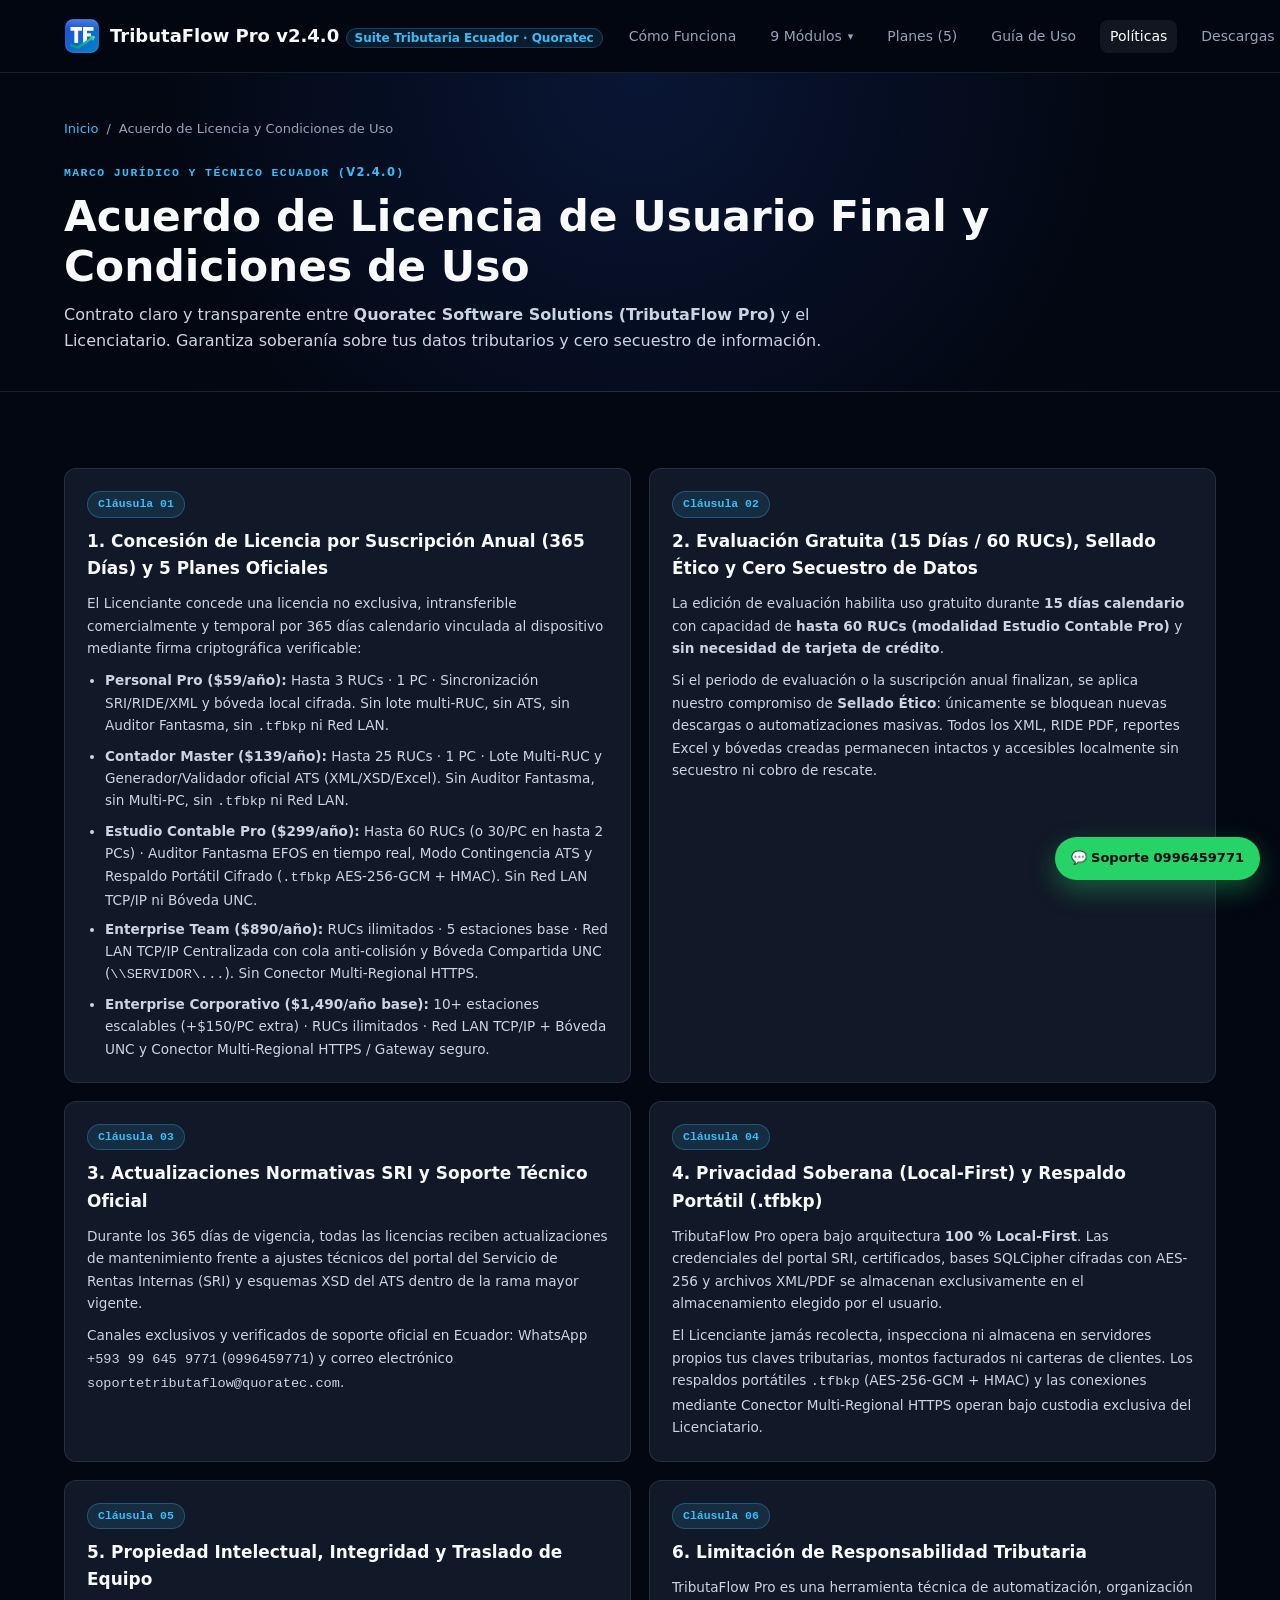
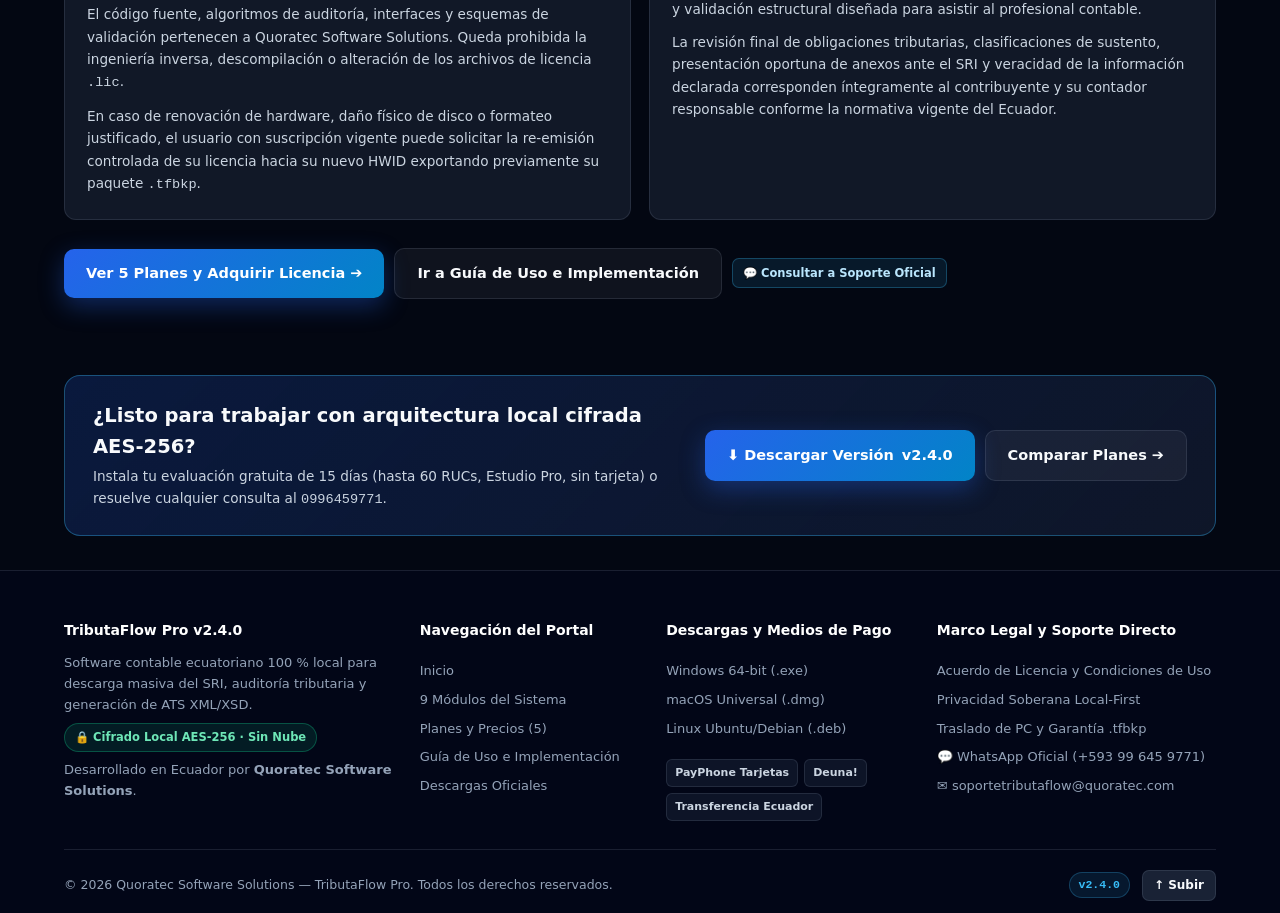
<file: politicas.html>
<!DOCTYPE html>
<html lang="es">
<head>
    <meta charset="UTF-8">
    <meta name="viewport" content="width=device-width, initial-scale=1.0">
    <meta http-equiv="Content-Security-Policy" content="default-src 'self'; script-src 'self'; style-src 'self'; img-src 'self' data:; font-src 'self'; connect-src 'self'; object-src 'none'; base-uri 'self'; form-action 'none';">
    <meta name="referrer" content="strict-origin-when-cross-origin">
    <title>Acuerdo de Licencia y Condiciones de Uso v2.4.0 | TributaFlow Pro</title>
    <meta name="description" content="Acuerdo de Licencia de Usuario Final y Condiciones de Uso de TributaFlow Pro v2.4.0: evaluación gratuita de 15 días hasta 60 RUCs, privacidad local AES-256, sellado ético, traslado de PC y soporte en Ecuador.">
    <link rel="icon" type="image/png" href="assets/img/favicon.png">
    <link rel="stylesheet" href="assets/css/portal.css" integrity="sha384-sVn32hko8xHqLn9XA7bOd7hwZGVCN6VbsPAV3lmZ4TWju2Y/wk0JFilzVapotcKz" crossorigin="anonymous">
</head>
<body>

    <header class="navbar">
        <div class="container nav-inner">
            <a href="index.html" class="brand">
                <img src="assets/img/logo-tributaflow.svg" alt="TributaFlow Pro" class="brand-logo-img" data-fallback="assets/img/logo-tributaflow.png">
                <div>
                    <strong>TributaFlow Pro <span data-app-version-tag>v2.4.0</span></strong>
                    <span class="brand-sub">Suite Tributaria Ecuador · Quoratec</span>
                </div>
            </a>

            <button class="nav-toggle" id="navToggle" type="button" aria-label="Abrir menú de navegación" aria-expanded="false">☰</button>

            <nav class="nav-menu" id="navMenu" aria-label="Navegación principal">
                <a href="index.html#flujo">Cómo Funciona</a>
                <div class="nav-dropdown" data-nav-dropdown>
                    <button type="button" class="nav-dropdown-trigger" aria-expanded="false" aria-haspopup="true">
                        <span>9 Módulos</span>
                        <span class="nav-caret" aria-hidden="true">▾</span>
                    </button>
                    <div class="nav-dropdown-panel" role="menu"></div>
                </div>
                <a href="planes.html">Planes (5)</a>
                <a href="guia-uso.html">Guía de Uso</a>
                <a href="politicas.html" class="active">Políticas</a>
                <a href="index.html#descargas">Descargas</a>
                <a href="planes.html" class="nav-cta">Ver Planes y Pagar</a>
            </nav>
        </div>
    </header>

    <main>
        <section class="page-hero">
            <div class="container">
                <div class="breadcrumb">
                    <a href="index.html">Inicio</a>
                    <span>/</span>
                    <span>Acuerdo de Licencia y Condiciones de Uso</span>
                </div>
                <span class="eyebrow">Marco Jurídico y Técnico Ecuador (<span data-app-version-tag>v2.4.0</span>)</span>
                <h1>Acuerdo de Licencia de Usuario Final y Condiciones de Uso</h1>
                <p class="lead-sub">Contrato claro y transparente entre <strong>Quoratec Software Solutions (TributaFlow Pro)</strong> y el Licenciatario. Garantiza soberanía sobre tus datos tributarios y cero secuestro de información.</p>
            </div>
        </section>

        <section class="section">
            <div class="container">
                <div class="legal-clauses-grid">
                    <!-- CLÁUSULA 1 -->
                    <article class="legal-clause-card" id="licencia">
                        <span class="legal-clause-num">Cláusula 01</span>
                        <h2>1. Concesión de Licencia por Suscripción Anual (365 Días) y 5 Planes Oficiales</h2>
                        <p>El Licenciante concede una licencia no exclusiva, intransferible comercialmente y temporal por 365 días calendario vinculada al dispositivo mediante firma criptográfica verificable:</p>
                        <ul>
                            <li><strong>Personal Pro ($59/año):</strong> Hasta 3 RUCs · 1 PC · Sincronización SRI/RIDE/XML y bóveda local cifrada. Sin lote multi-RUC, sin ATS, sin Auditor Fantasma, sin <code>.tfbkp</code> ni Red LAN.</li>
                            <li><strong>Contador Master ($139/año):</strong> Hasta 25 RUCs · 1 PC · Lote Multi-RUC y Generador/Validador oficial ATS (XML/XSD/Excel). Sin Auditor Fantasma, sin Multi-PC, sin <code>.tfbkp</code> ni Red LAN.</li>
                            <li><strong>Estudio Contable Pro ($299/año):</strong> Hasta 60 RUCs (o 30/PC en hasta 2 PCs) · Auditor Fantasma EFOS en tiempo real, Modo Contingencia ATS y Respaldo Portátil Cifrado (<code>.tfbkp</code> AES-256-GCM + HMAC). Sin Red LAN TCP/IP ni Bóveda UNC.</li>
                            <li><strong>Enterprise Team ($890/año):</strong> RUCs ilimitados · 5 estaciones base · Red LAN TCP/IP Centralizada con cola anti-colisión y Bóveda Compartida UNC (<code>\\SERVIDOR\...</code>). Sin Conector Multi-Regional HTTPS.</li>
                            <li><strong>Enterprise Corporativo ($1,490/año base):</strong> 10+ estaciones escalables (+$150/PC extra) · RUCs ilimitados · Red LAN TCP/IP + Bóveda UNC y Conector Multi-Regional HTTPS / Gateway seguro.</li>
                        </ul>
                    </article>

                    <!-- CLÁUSULA 2 -->
                    <article class="legal-clause-card">
                        <span class="legal-clause-num">Cláusula 02</span>
                        <h2>2. Evaluación Gratuita (15 Días / 60 RUCs), Sellado Ético y Cero Secuestro de Datos</h2>
                        <p>La edición de evaluación habilita uso gratuito durante <strong>15 días calendario</strong> con capacidad de <strong>hasta 60 RUCs (modalidad Estudio Contable Pro)</strong> y <strong>sin necesidad de tarjeta de crédito</strong>.</p>
                        <p>Si el periodo de evaluación o la suscripción anual finalizan, se aplica nuestro compromiso de <strong>Sellado Ético</strong>: únicamente se bloquean nuevas descargas o automatizaciones masivas. Todos los XML, RIDE PDF, reportes Excel y bóvedas creadas permanecen intactos y accesibles localmente sin secuestro ni cobro de rescate.</p>
                    </article>

                    <!-- CLÁUSULA 3 -->
                    <article class="legal-clause-card">
                        <span class="legal-clause-num">Cláusula 03</span>
                        <h2>3. Actualizaciones Normativas SRI y Soporte Técnico Oficial</h2>
                        <p>Durante los 365 días de vigencia, todas las licencias reciben actualizaciones de mantenimiento frente a ajustes técnicos del portal del Servicio de Rentas Internas (SRI) y esquemas XSD del ATS dentro de la rama mayor vigente.</p>
                        <p>Canales exclusivos y verificados de soporte oficial en Ecuador: WhatsApp <code>+593 99 645 9771</code> (<code>0996459771</code>) y correo electrónico <code>soportetributaflow@quoratec.com</code>.</p>
                    </article>

                    <!-- CLÁUSULA 4 -->
                    <article class="legal-clause-card" id="privacidad">
                        <span class="legal-clause-num">Cláusula 04</span>
                        <h2>4. Privacidad Soberana (Local-First) y Respaldo Portátil (.tfbkp)</h2>
                        <p>TributaFlow Pro opera bajo arquitectura <strong>100 % Local-First</strong>. Las credenciales del portal SRI, certificados, bases SQLCipher cifradas con AES-256 y archivos XML/PDF se almacenan exclusivamente en el almacenamiento elegido por el usuario.</p>
                        <p>El Licenciante jamás recolecta, inspecciona ni almacena en servidores propios tus claves tributarias, montos facturados ni carteras de clientes. Los respaldos portátiles <code>.tfbkp</code> (AES-256-GCM + HMAC) y las conexiones mediante Conector Multi-Regional HTTPS operan bajo custodia exclusiva del Licenciatario.</p>
                    </article>

                    <!-- CLÁUSULA 5 -->
                    <article class="legal-clause-card" id="traslado">
                        <span class="legal-clause-num">Cláusula 05</span>
                        <h2>5. Propiedad Intelectual, Integridad y Traslado de Equipo</h2>
                        <p>El código fuente, algoritmos de auditoría, interfaces y esquemas de validación pertenecen a Quoratec Software Solutions. Queda prohibida la ingeniería inversa, descompilación o alteración de los archivos de licencia <code>.lic</code>.</p>
                        <p>En caso de renovación de hardware, daño físico de disco o formateo justificado, el usuario con suscripción vigente puede solicitar la re-emisión controlada de su licencia hacia su nuevo HWID exportando previamente su paquete <code>.tfbkp</code>.</p>
                    </article>

                    <!-- CLÁUSULA 6 -->
                    <article class="legal-clause-card">
                        <span class="legal-clause-num">Cláusula 06</span>
                        <h2>6. Limitación de Responsabilidad Tributaria</h2>
                        <p>TributaFlow Pro es una herramienta técnica de automatización, organización y validación estructural diseñada para asistir al profesional contable.</p>
                        <p>La revisión final de obligaciones tributarias, clasificaciones de sustento, presentación oportuna de anexos ante el SRI y veracidad de la información declarada corresponden íntegramente al contribuyente y su contador responsable conforme la normativa vigente del Ecuador.</p>
                    </article>
                </div>

                <div class="flex-wrap-actions mt-28">
                    <a href="planes.html" class="btn-glow">Ver 5 Planes y Adquirir Licencia ➔</a>
                    <a href="guia-uso.html" class="btn-glass">Ir a Guía de Uso e Implementación</a>
                    <a href="https://wa.me/593996459771?text=Consulta%20Soporte%20T%C3%A9cnico%20%E2%80%94%20TributaFlow%20Pro" target="_blank" rel="noopener noreferrer" class="btn-support-link" data-support-link="whatsapp">💬 Consultar a Soporte Oficial</a>
                </div>
            </div>
        </section>
    </main>

    <div class="pre-footer-cta">
        <div class="container">
            <div class="pre-footer-card">
                <div>
                    <h3>¿Listo para trabajar con arquitectura local cifrada AES-256?</h3>
                    <p>Instala tu evaluación gratuita de <span data-trial-days>15 días</span> (hasta 60 RUCs, Estudio Pro, sin tarjeta) o resuelve cualquier consulta al <code>0996459771</code>.</p>
                </div>
                <div class="pre-footer-actions">
                    <button type="button" class="btn-glow" data-download-os="auto">⬇ Descargar Versión <span data-app-version-tag>v2.4.0</span></button>
                    <a href="planes.html" class="btn-glass">Comparar Planes ➔</a>
                </div>
            </div>
        </div>
    </div>

    <footer class="footer">
        <div class="container">
            <div class="footer-grid-4">
                <div class="footer-col">
                    <h4>TributaFlow Pro <span data-app-version-tag>v2.4.0</span></h4>
                    <p class="muted-note">Software contable ecuatoriano 100 % local para descarga masiva del SRI, auditoría tributaria y generación de ATS XML/XSD.</p>
                    <div class="footer-trust-pill">🔒 Cifrado Local AES-256 · Sin Nube</div>
                    <p class="muted-note">Desarrollado en Ecuador por <strong>Quoratec Software Solutions</strong>.</p>
                </div>

                <div class="footer-col footer-links-col">
                    <h4>Navegación del Portal</h4>
                    <a href="index.html">Inicio</a>
                    <a href="index.html#modulos">9 Módulos del Sistema</a>
                    <a href="planes.html">Planes y Precios (5)</a>
                    <a href="guia-uso.html">Guía de Uso e Implementación</a>
                    <a href="index.html#descargas">Descargas Oficiales</a>
                </div>

                <div class="footer-col footer-links-col">
                    <h4>Descargas y Medios de Pago</h4>
                    <a href="index.html#descargas" data-download-os="windows">Windows 64-bit (.exe)</a>
                    <a href="index.html#descargas" data-download-os="macos">macOS Universal (.dmg)</a>
                    <a href="index.html#descargas" data-download-os="linux">Linux Ubuntu/Debian (.deb)</a>
                    <div class="footer-pay-badges">
                        <span class="footer-pay-pill">PayPhone Tarjetas</span>
                        <span class="footer-pay-pill">Deuna!</span>
                        <span class="footer-pay-pill">Transferencia Ecuador</span>
                    </div>
                </div>

                <div class="footer-col footer-links-col">
                    <h4>Marco Legal y Soporte Directo</h4>
                    <a href="politicas.html#licencia">Acuerdo de Licencia y Condiciones de Uso</a>
                    <a href="politicas.html#privacidad">Privacidad Soberana Local-First</a>
                    <a href="politicas.html#traslado">Traslado de PC y Garantía .tfbkp</a>
                    <a href="https://wa.me/593996459771?text=Consulta%20Soporte%20T%C3%A9cnico%20%E2%80%94%20TributaFlow%20Pro" target="_blank" rel="noopener noreferrer" data-support-link="whatsapp">💬 WhatsApp Oficial (+593 99 645 9771)</a>
                    <a href="mailto:soportetributaflow@quoratec.com?subject=Consulta%20Soporte%20T%C3%A9cnico%20%E2%80%94%20TributaFlow%20Pro" data-support-link="correo">✉️ soportetributaflow@quoratec.com</a>
                </div>
            </div>

            <div class="footer-bottom-bar">
                <span>© 2026 Quoratec Software Solutions — TributaFlow Pro. Todos los derechos reservados.</span>
                <div class="footer-bottom-meta">
                    <span class="footer-version-badge" data-app-version-tag>v2.4.0</span>
                    <button type="button" class="footer-top-btn" data-scroll-top>↑ Subir</button>
                </div>
            </div>
        </div>
    </footer>

    <a href="https://wa.me/593996459771?text=Consulta%20Soporte%20T%C3%A9cnico%20%E2%80%94%20TributaFlow%20Pro" target="_blank" rel="noopener noreferrer" class="whatsapp-float" id="btnFlotanteSoporte" data-support-link="whatsapp" aria-label="Contactar Soporte Oficial TributaFlow Pro por WhatsApp">
        <span>💬 Soporte 0996459771</span>
    </a>

    <script src="assets/js/portal.js" integrity="sha384-j32wRf0USiHLFHBoSIfGwHQ2ZHh1X+3jcZ8LOACqk7vpklWT9GG8C0aqzaGmCU8z" crossorigin="anonymous" defer></script>
</body>
</html>
</file>
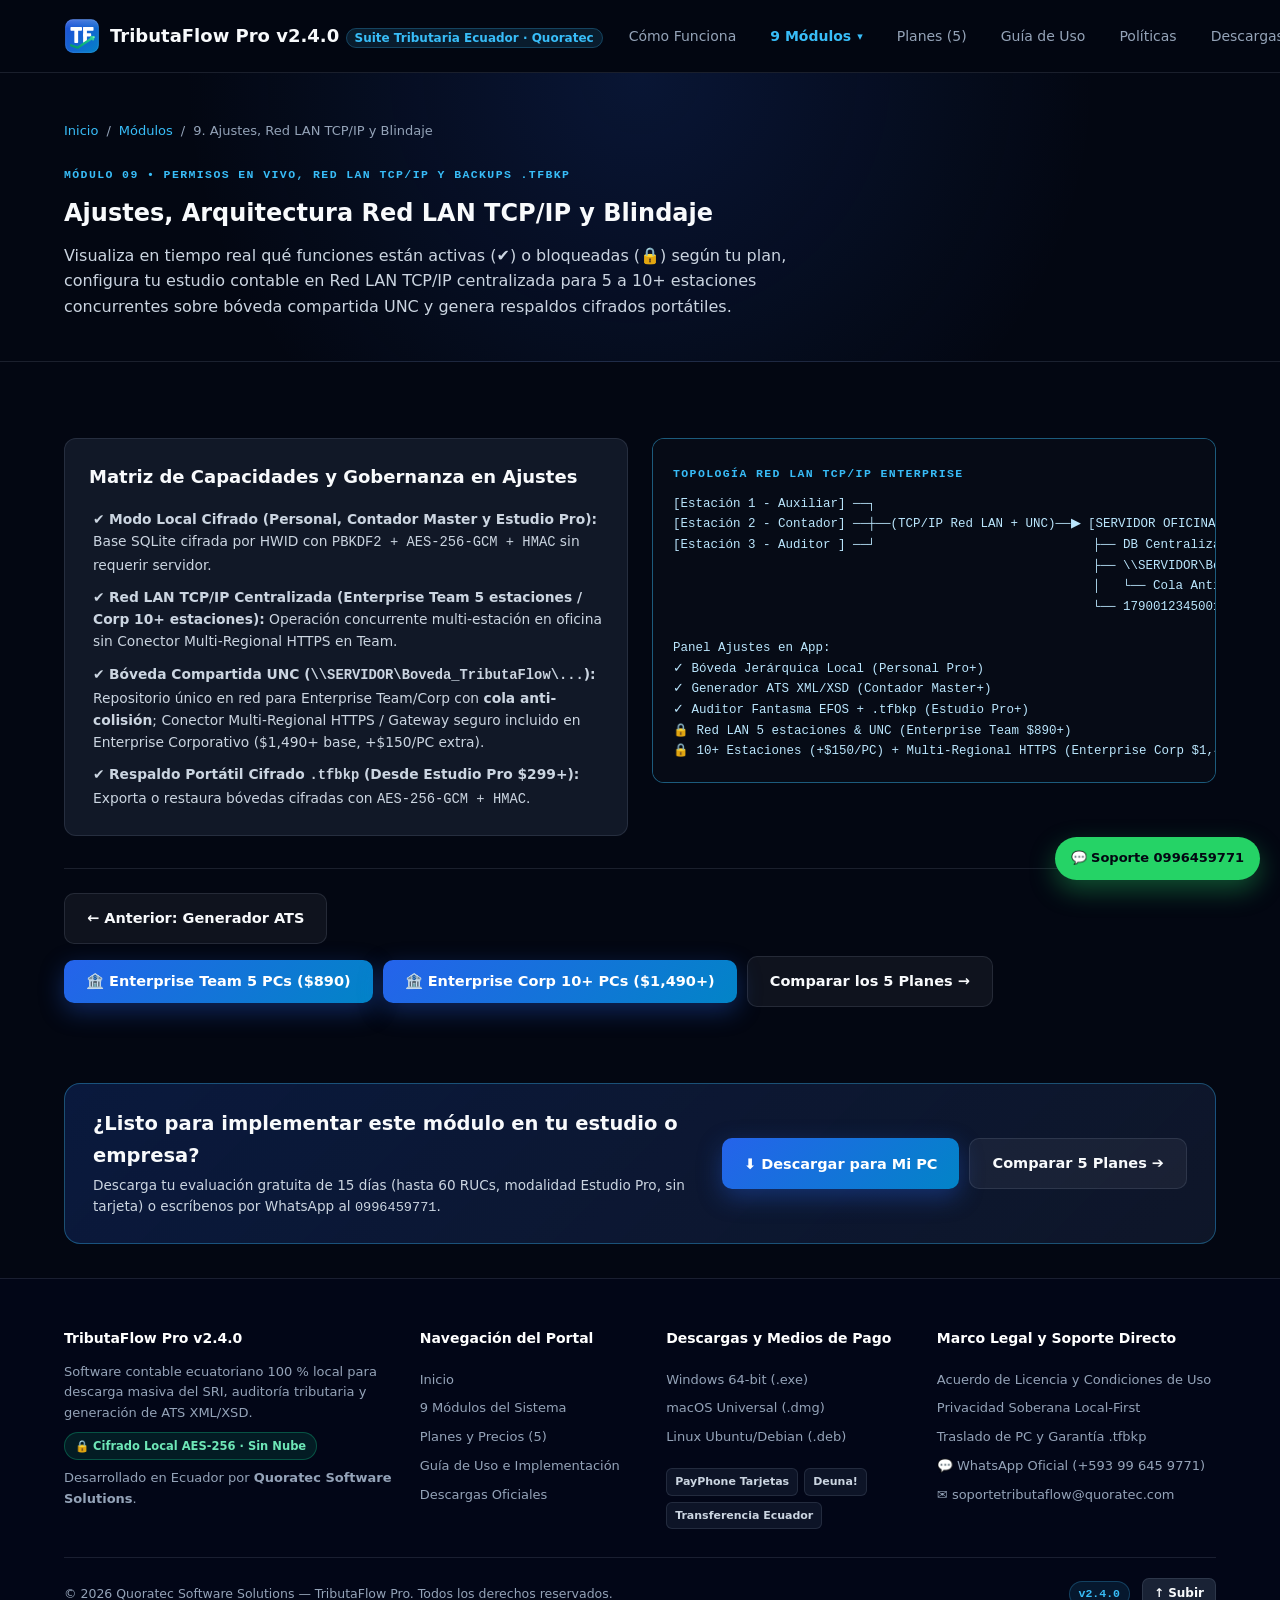
<file: modulos/ajustes-seguridad.html>
<!DOCTYPE html>
<html lang="es">
<head>
    <meta charset="UTF-8">
    <meta name="viewport" content="width=device-width, initial-scale=1.0">
    <meta http-equiv="Content-Security-Policy" content="default-src 'self'; script-src 'self'; style-src 'self'; img-src 'self' data:; font-src 'self'; connect-src 'self'; object-src 'none'; base-uri 'self'; form-action 'none';">
    <meta name="referrer" content="strict-origin-when-cross-origin">
    <title>Ajustes, Red LAN TCP/IP y Blindaje | TributaFlow Pro v2.4.0</title>
    <meta name="description" content="Matriz de permisos ✓/🔒, Red LAN TCP/IP centralizada (5 a 10+ estaciones), bóveda compartida UNC con bloqueo atómico anti-colisión y backups .tfbkp.">
    <link rel="icon" type="image/png" href="../assets/img/favicon.png">
    <link rel="stylesheet" href="../assets/css/portal.css" integrity="sha384-sVn32hko8xHqLn9XA7bOd7hwZGVCN6VbsPAV3lmZ4TWju2Y/wk0JFilzVapotcKz" crossorigin="anonymous">
</head>
<body data-root="../">
        <header class="navbar">
        <div class="container nav-inner">
            <a href="../index.html" class="brand">
                <img src="../assets/img/logo-tributaflow.svg" data-fallback="../assets/img/logo-tributaflow.png" alt="TributaFlow Pro" class="brand-logo-img" width="36" height="36">
                <div>
                    <strong>TributaFlow Pro <span data-app-version-tag>v2.4.0</span></strong>
                    <span class="brand-sub">Suite Tributaria Ecuador · Quoratec</span>
                </div>
            </a>
            <button type="button" id="navToggle" class="nav-toggle" aria-label="Abrir menú" aria-expanded="false">☰</button>
            <nav id="navMenu" class="nav-menu" aria-label="Navegación principal">
                <a href="../index.html#flujo">Cómo Funciona</a>
                <div class="nav-dropdown" data-nav-dropdown>
                    <button type="button" class="nav-dropdown-trigger active" aria-expanded="false" aria-haspopup="true">
                        <span>9 Módulos</span>
                        <span class="nav-caret" aria-hidden="true">▾</span>
                    </button>
                    <div class="nav-dropdown-panel" role="menu"></div>
                </div>
                <a href="../planes.html">Planes (5)</a>
                <a href="../guia-uso.html">Guía de Uso</a>
                <a href="../politicas.html">Políticas</a>
                <a href="../index.html#descargas">Descargas</a>
                <button type="button" class="nav-cta" data-checkout-plan="ENTERPRISE_TEAM">Activar Red LAN</button>
            </nav>
        </div>
    </header>

    <section class="module-hero">
        <div class="container">
            <nav class="breadcrumb" aria-label="Ruta de navegación">
                <a href="../index.html">Inicio</a>
                <span>/</span>
                <a href="../index.html#modulos">Módulos</a>
                <span>/</span>
                <span>9. Ajustes, Red LAN TCP/IP y Blindaje</span>
            </nav>
            <span class="eyebrow">MÓDULO 09 • PERMISOS EN VIVO, RED LAN TCP/IP Y BACKUPS .TFBKP</span>
            <h1>Ajustes, Arquitectura Red LAN TCP/IP y Blindaje</h1>
            <p class="lead-sub">Visualiza en tiempo real qué funciones están activas (✔) o bloqueadas (🔒) según tu plan, configura tu estudio contable en Red LAN TCP/IP centralizada para 5 a 10+ estaciones concurrentes sobre bóveda compartida UNC y genera respaldos cifrados portátiles.</p>
        </div>
    </section>

    <section class="section">
        <div class="container">
            <div class="architecture-split">
                <div class="feature-list-panel">
                    <h3>Matriz de Capacidades y Gobernanza en Ajustes</h3>
                    <ul>
                        <li>✔ <strong>Modo Local Cifrado (Personal, Contador Master y Estudio Pro):</strong> Base SQLite cifrada por HWID con <code>PBKDF2 + AES-256-GCM + HMAC</code> sin requerir servidor.</li>
                        <li>✔ <strong>Red LAN TCP/IP Centralizada (Enterprise Team 5 estaciones / Corp 10+ estaciones):</strong> Operación concurrente multi-estación en oficina sin Conector Multi-Regional HTTPS en Team.</li>
                        <li>✔ <strong>Bóveda Compartida UNC (<code>\\SERVIDOR\Boveda_TributaFlow\...</code>):</strong> Repositorio único en red para Enterprise Team/Corp con <strong>cola anti-colisión</strong>; Conector Multi-Regional HTTPS / Gateway seguro incluido en Enterprise Corporativo ($1,490+ base, +$150/PC extra).</li>
                        <li>✔ <strong>Respaldo Portátil Cifrado <code>.tfbkp</code> (Desde Estudio Pro $299+):</strong> Exporta o restaura bóvedas cifradas con <code>AES-256-GCM + HMAC</code>.</li>
                    </ul>
                </div>

                <div class="tree-box">
                    <span class="eyebrow">TOPOLOGÍA RED LAN TCP/IP ENTERPRISE</span>
                    <pre>[Estación 1 - Auxiliar] ──┐
[Estación 2 - Contador] ──┼──(TCP/IP Red LAN + UNC)──▶ [SERVIDOR OFICINA]
[Estación 3 - Auditor ] ──┘                             ├── DB Centralizada
                                                        ├── \\SERVIDOR\Boveda_TributaFlow\
                                                        │   └── Cola Anti-Colisión
                                                        └── 1790012345001_EMPRESA_DEMOSTRACION_SA

Panel Ajustes en App:
✓ Bóveda Jerárquica Local (Personal Pro+)
✓ Generador ATS XML/XSD (Contador Master+)
✓ Auditor Fantasma EFOS + .tfbkp (Estudio Pro+)
🔒 Red LAN 5 estaciones &amp; UNC (Enterprise Team $890+)
🔒 10+ Estaciones (+$150/PC) + Multi-Regional HTTPS (Enterprise Corp $1,490+)</pre>
                </div>
            </div>

            <div class="module-nav-footer">
                <a href="generador-ats.html" class="btn-glass">← Anterior: Generador ATS</a>
                <div class="flex-wrap-actions">
                    <button type="button" class="btn-primary" data-checkout-plan="ENTERPRISE_TEAM">🏦 Enterprise Team 5 PCs ($890)</button>
                    <button type="button" class="btn-primary" data-checkout-plan="ENTERPRISE_CORP">🏦 Enterprise Corp 10+ PCs ($1,490+)</button>
                    <a href="../index.html#precios" class="btn-glass">Comparar los 5 Planes →</a>
                </div>
            </div>
        </div>
    </section>

        <div class="pre-footer-cta">
        <div class="container">
            <div class="pre-footer-card">
                <div>
                    <h3>¿Listo para implementar este módulo en tu estudio o empresa?</h3>
                    <p>Descarga tu evaluación gratuita de <span data-trial-days>15 días</span> (hasta 60 RUCs, modalidad Estudio Pro, sin tarjeta) o escríbenos por WhatsApp al <code>0996459771</code>.</p>
                </div>
                <div class="pre-footer-actions">
                    <button type="button" class="btn-glow" data-download-os="auto">⬇ Descargar para Mi PC</button>
                    <a href="../planes.html" class="btn-glass">Comparar 5 Planes ➔</a>
                </div>
            </div>
        </div>
    </div>

    <footer class="footer">
        <div class="container">
            <div class="footer-grid-4">
                <div class="footer-col">
                    <h4>TributaFlow Pro <span data-app-version-tag>v2.4.0</span></h4>
                    <p class="muted-note">Software contable ecuatoriano 100 % local para descarga masiva del SRI, auditoría tributaria y generación de ATS XML/XSD.</p>
                    <div class="footer-trust-pill">🔒 Cifrado Local AES-256 · Sin Nube</div>
                    <p class="muted-note">Desarrollado en Ecuador por <strong>Quoratec Software Solutions</strong>.</p>
                </div>

                <div class="footer-col footer-links-col">
                    <h4>Navegación del Portal</h4>
                    <a href="../index.html">Inicio</a>
                    <a href="../index.html#modulos">9 Módulos del Sistema</a>
                    <a href="../planes.html">Planes y Precios (5)</a>
                    <a href="../guia-uso.html">Guía de Uso e Implementación</a>
                    <a href="../index.html#descargas">Descargas Oficiales</a>
                </div>

                <div class="footer-col footer-links-col">
                    <h4>Descargas y Medios de Pago</h4>
                    <a href="../index.html#descargas" data-download-os="windows">Windows 64-bit (.exe)</a>
                    <a href="../index.html#descargas" data-download-os="macos">macOS Universal (.dmg)</a>
                    <a href="../index.html#descargas" data-download-os="linux">Linux Ubuntu/Debian (.deb)</a>
                    <div class="footer-pay-badges">
                        <span class="footer-pay-pill">PayPhone Tarjetas</span>
                        <span class="footer-pay-pill">Deuna!</span>
                        <span class="footer-pay-pill">Transferencia Ecuador</span>
                    </div>
                </div>

                <div class="footer-col footer-links-col">
                    <h4>Marco Legal y Soporte Directo</h4>
                    <a href="../politicas.html#licencia">Acuerdo de Licencia y Condiciones de Uso</a>
                    <a href="../politicas.html#privacidad">Privacidad Soberana Local-First</a>
                    <a href="../politicas.html#traslado">Traslado de PC y Garantía .tfbkp</a>
                    <a href="https://wa.me/593996459771?text=Consulta%20Soporte%20T%C3%A9cnico%20%E2%80%94%20TributaFlow%20Pro" target="_blank" rel="noopener noreferrer" data-support-link="whatsapp">💬 WhatsApp Oficial (+593 99 645 9771)</a>
                    <a href="mailto:soportetributaflow@quoratec.com?subject=Consulta%20Soporte%20T%C3%A9cnico%20%E2%80%94%20TributaFlow%20Pro" data-support-link="correo">✉️ soportetributaflow@quoratec.com</a>
                </div>
            </div>

            <div class="footer-bottom-bar">
                <span>© 2026 Quoratec Software Solutions — TributaFlow Pro. Todos los derechos reservados.</span>
                <div class="footer-bottom-meta">
                    <span class="footer-version-badge" data-app-version-tag>v2.4.0</span>
                    <button type="button" class="footer-top-btn" data-scroll-top>↑ Subir</button>
                </div>
            </div>
        </div>
    </footer>

    <a href="https://wa.me/593996459771?text=Consulta%20Soporte%20T%C3%A9cnico%20%E2%80%94%20TributaFlow%20Pro" target="_blank" rel="noopener noreferrer" class="whatsapp-float" id="btnFlotanteSoporte" data-support-link="whatsapp" aria-label="Contactar Soporte Oficial TributaFlow Pro por WhatsApp">
        <span>💬 Soporte 0996459771</span>
    </a>

    <script src="../assets/js/portal.js" integrity="sha384-j32wRf0USiHLFHBoSIfGwHQ2ZHh1X+3jcZ8LOACqk7vpklWT9GG8C0aqzaGmCU8z" crossorigin="anonymous" defer></script>
</body>
</html>
</file>
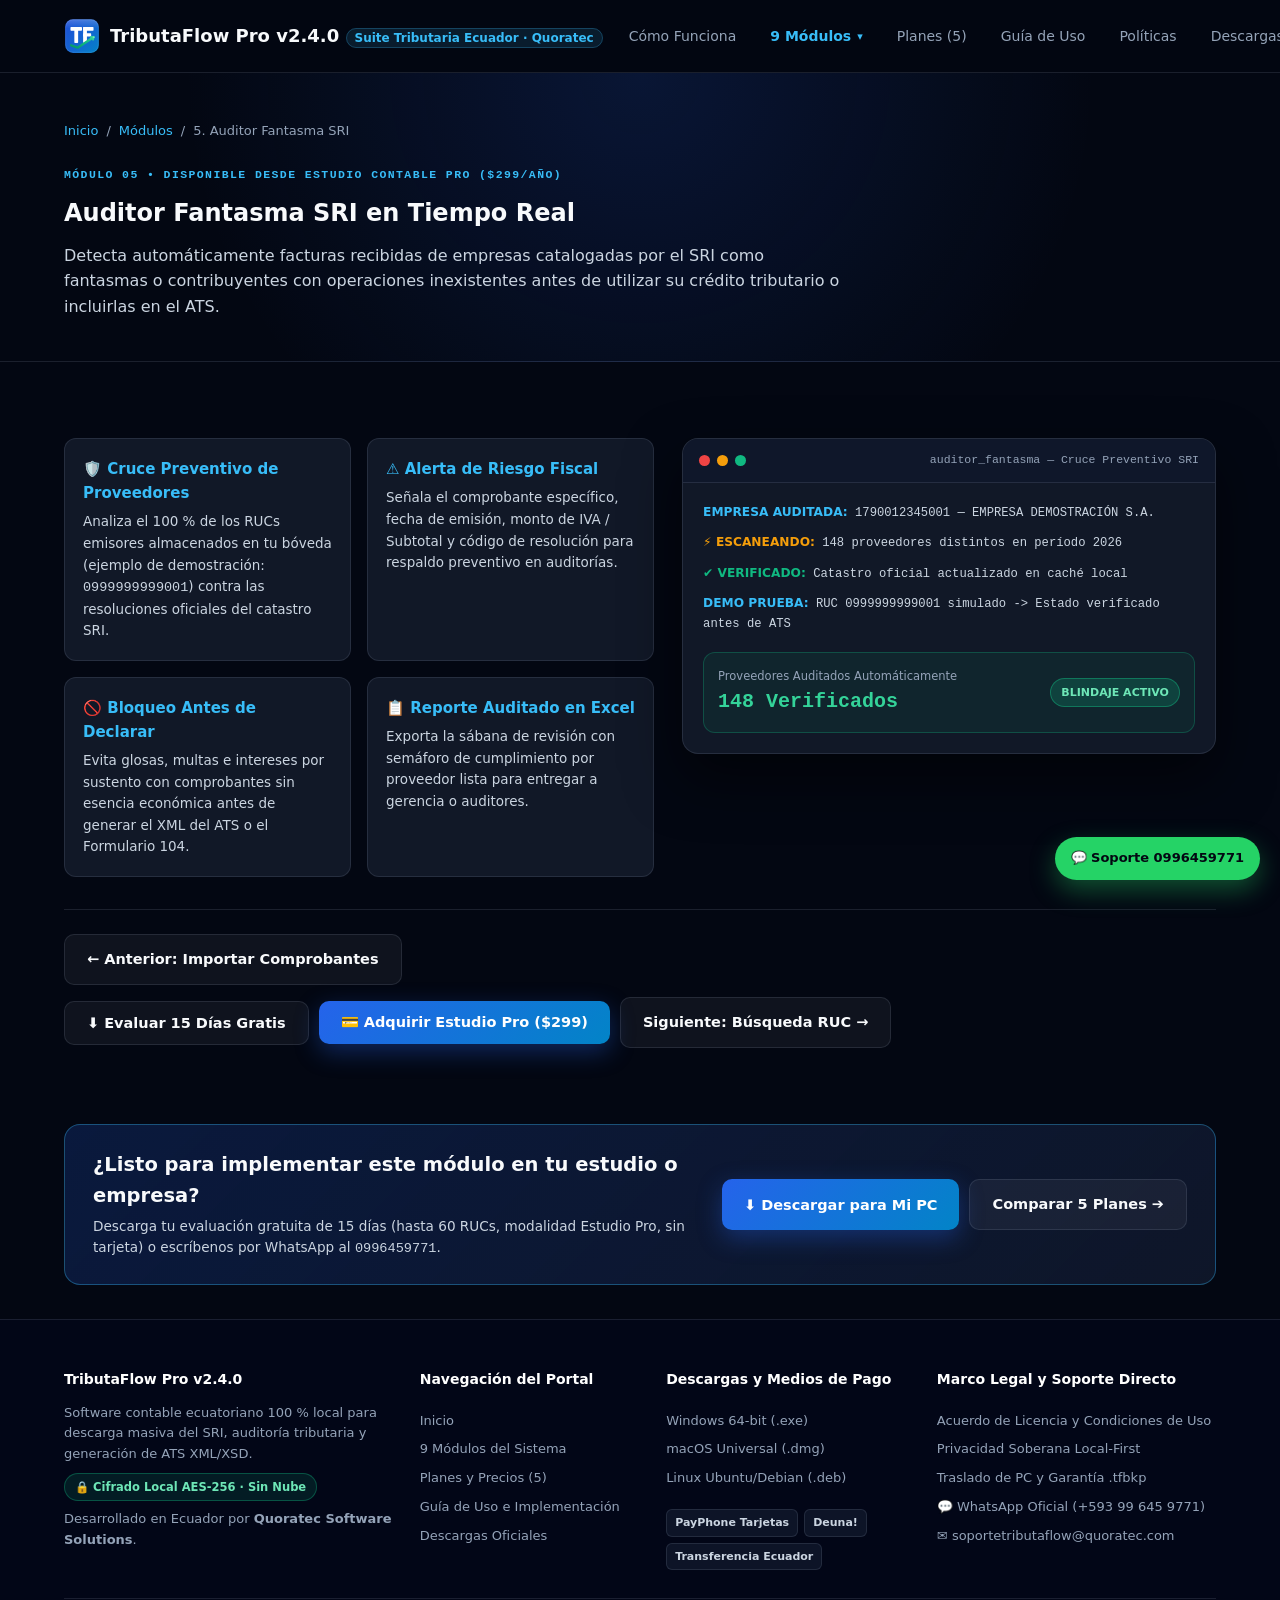
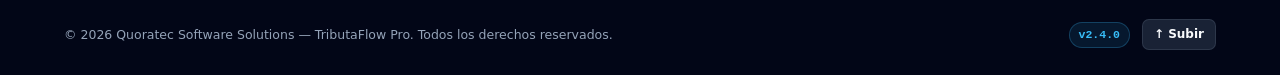
<file: modulos/auditor-fantasma.html>
<!DOCTYPE html>
<html lang="es">
<head>
    <meta charset="UTF-8">
    <meta name="viewport" content="width=device-width, initial-scale=1.0">
    <meta http-equiv="Content-Security-Policy" content="default-src 'self'; script-src 'self'; style-src 'self'; img-src 'self' data:; font-src 'self'; connect-src 'self'; object-src 'none'; base-uri 'self'; form-action 'none';">
    <meta name="referrer" content="strict-origin-when-cross-origin">
    <title>Auditor Fantasma SRI en Tiempo Real | TributaFlow Pro v2.4.0</title>
    <meta name="description" content="Cruce preventivo automático contra el catastro de empresas fantasmas e inexistentes del SRI antes de declarar impuestos. Disponible desde Estudio Pro.">
    <link rel="icon" type="image/png" href="../assets/img/favicon.png">
    <link rel="stylesheet" href="../assets/css/portal.css" integrity="sha384-sVn32hko8xHqLn9XA7bOd7hwZGVCN6VbsPAV3lmZ4TWju2Y/wk0JFilzVapotcKz" crossorigin="anonymous">
</head>
<body data-root="../">
        <header class="navbar">
        <div class="container nav-inner">
            <a href="../index.html" class="brand">
                <img src="../assets/img/logo-tributaflow.svg" data-fallback="../assets/img/logo-tributaflow.png" alt="TributaFlow Pro" class="brand-logo-img" width="36" height="36">
                <div>
                    <strong>TributaFlow Pro <span data-app-version-tag>v2.4.0</span></strong>
                    <span class="brand-sub">Suite Tributaria Ecuador · Quoratec</span>
                </div>
            </a>
            <button type="button" id="navToggle" class="nav-toggle" aria-label="Abrir menú" aria-expanded="false">☰</button>
            <nav id="navMenu" class="nav-menu" aria-label="Navegación principal">
                <a href="../index.html#flujo">Cómo Funciona</a>
                <div class="nav-dropdown" data-nav-dropdown>
                    <button type="button" class="nav-dropdown-trigger active" aria-expanded="false" aria-haspopup="true">
                        <span>9 Módulos</span>
                        <span class="nav-caret" aria-hidden="true">▾</span>
                    </button>
                    <div class="nav-dropdown-panel" role="menu"></div>
                </div>
                <a href="../planes.html">Planes (5)</a>
                <a href="../guia-uso.html">Guía de Uso</a>
                <a href="../politicas.html">Políticas</a>
                <a href="../index.html#descargas">Descargas</a>
                <button type="button" class="nav-cta" data-checkout-plan="ESTUDIO_PRO">Adquirir Licencia</button>
            </nav>
        </div>
    </header>

    <section class="module-hero">
        <div class="container">
            <nav class="breadcrumb" aria-label="Ruta de navegación">
                <a href="../index.html">Inicio</a>
                <span>/</span>
                <a href="../index.html#modulos">Módulos</a>
                <span>/</span>
                <span>5. Auditor Fantasma SRI</span>
            </nav>
            <span class="eyebrow">MÓDULO 05 • DISPONIBLE DESDE ESTUDIO CONTABLE PRO ($299/AÑO)</span>
            <h1>Auditor Fantasma SRI en Tiempo Real</h1>
            <p class="lead-sub">Detecta automáticamente facturas recibidas de empresas catalogadas por el SRI como fantasmas o contribuyentes con operaciones inexistentes antes de utilizar su crédito tributario o incluirlas en el ATS.</p>
        </div>
    </section>

    <section class="section">
        <div class="container">
            <div class="module-detail-grid">
                <div class="step-cards">
                    <article class="step-card">
                        <h4>🛡️ Cruce Preventivo de Proveedores</h4>
                        <p>Analiza el 100 % de los RUCs emisores almacenados en tu bóveda (ejemplo de demostración: <code>0999999999001</code>) contra las resoluciones oficiales del catastro SRI.</p>
                    </article>
                    <article class="step-card">
                        <h4>⚠ Alerta de Riesgo Fiscal</h4>
                        <p>Señala el comprobante específico, fecha de emisión, monto de IVA / Subtotal y código de resolución para respaldo preventivo en auditorías.</p>
                    </article>
                    <article class="step-card">
                        <h4>🚫 Bloqueo Antes de Declarar</h4>
                        <p>Evita glosas, multas e intereses por sustento con comprobantes sin esencia económica antes de generar el XML del ATS o el Formulario 104.</p>
                    </article>
                    <article class="step-card">
                        <h4>📋 Reporte Auditado en Excel</h4>
                        <p>Exporta la sábana de revisión con semáforo de cumplimiento por proveedor lista para entregar a gerencia o auditores.</p>
                    </article>
                </div>

                <div class="terminal-card">
                    <div class="terminal-top">
                        <div class="win-controls"><span></span><span></span><span></span></div>
                        <div class="terminal-tab">auditor_fantasma — Cruce Preventivo SRI</div>
                    </div>
                    <div class="terminal-content">
                        <div class="log-line"><span class="t-info">EMPRESA AUDITADA:</span> 1790012345001 — EMPRESA DEMOSTRACIÓN S.A.</div>
                        <div class="log-line"><span class="t-warn">⚡ ESCANEANDO:</span> 148 proveedores distintos en período 2026</div>
                        <div class="log-line"><span class="t-ok">✔ VERIFICADO:</span> Catastro oficial actualizado en caché local</div>
                        <div class="log-line"><span class="t-info">DEMO PRUEBA:</span> RUC 0999999999001 simulado -> Estado verificado antes de ATS</div>
                        <div class="terminal-summary">
                            <div>
                                <small>Proveedores Auditados Automáticamente</small>
                                <strong>148 Verificados</strong>
                            </div>
                            <span class="badge-ready">BLINDAJE ACTIVO</span>
                        </div>
                    </div>
                </div>
            </div>

            <div class="module-nav-footer">
                <a href="importar-comprobantes.html" class="btn-glass">← Anterior: Importar Comprobantes</a>
                <div class="flex-wrap-actions">
                    <button type="button" class="btn-glass" data-download-os="auto">⬇ Evaluar 15 Días Gratis</button>
                    <button type="button" class="btn-primary" data-checkout-plan="ESTUDIO_PRO">💳 Adquirir Estudio Pro ($299)</button>
                    <a href="busqueda-ruc.html" class="btn-glass">Siguiente: Búsqueda RUC →</a>
                </div>
            </div>
        </div>
    </section>

        <div class="pre-footer-cta">
        <div class="container">
            <div class="pre-footer-card">
                <div>
                    <h3>¿Listo para implementar este módulo en tu estudio o empresa?</h3>
                    <p>Descarga tu evaluación gratuita de <span data-trial-days>15 días</span> (hasta 60 RUCs, modalidad Estudio Pro, sin tarjeta) o escríbenos por WhatsApp al <code>0996459771</code>.</p>
                </div>
                <div class="pre-footer-actions">
                    <button type="button" class="btn-glow" data-download-os="auto">⬇ Descargar para Mi PC</button>
                    <a href="../planes.html" class="btn-glass">Comparar 5 Planes ➔</a>
                </div>
            </div>
        </div>
    </div>

    <footer class="footer">
        <div class="container">
            <div class="footer-grid-4">
                <div class="footer-col">
                    <h4>TributaFlow Pro <span data-app-version-tag>v2.4.0</span></h4>
                    <p class="muted-note">Software contable ecuatoriano 100 % local para descarga masiva del SRI, auditoría tributaria y generación de ATS XML/XSD.</p>
                    <div class="footer-trust-pill">🔒 Cifrado Local AES-256 · Sin Nube</div>
                    <p class="muted-note">Desarrollado en Ecuador por <strong>Quoratec Software Solutions</strong>.</p>
                </div>

                <div class="footer-col footer-links-col">
                    <h4>Navegación del Portal</h4>
                    <a href="../index.html">Inicio</a>
                    <a href="../index.html#modulos">9 Módulos del Sistema</a>
                    <a href="../planes.html">Planes y Precios (5)</a>
                    <a href="../guia-uso.html">Guía de Uso e Implementación</a>
                    <a href="../index.html#descargas">Descargas Oficiales</a>
                </div>

                <div class="footer-col footer-links-col">
                    <h4>Descargas y Medios de Pago</h4>
                    <a href="../index.html#descargas" data-download-os="windows">Windows 64-bit (.exe)</a>
                    <a href="../index.html#descargas" data-download-os="macos">macOS Universal (.dmg)</a>
                    <a href="../index.html#descargas" data-download-os="linux">Linux Ubuntu/Debian (.deb)</a>
                    <div class="footer-pay-badges">
                        <span class="footer-pay-pill">PayPhone Tarjetas</span>
                        <span class="footer-pay-pill">Deuna!</span>
                        <span class="footer-pay-pill">Transferencia Ecuador</span>
                    </div>
                </div>

                <div class="footer-col footer-links-col">
                    <h4>Marco Legal y Soporte Directo</h4>
                    <a href="../politicas.html#licencia">Acuerdo de Licencia y Condiciones de Uso</a>
                    <a href="../politicas.html#privacidad">Privacidad Soberana Local-First</a>
                    <a href="../politicas.html#traslado">Traslado de PC y Garantía .tfbkp</a>
                    <a href="https://wa.me/593996459771?text=Consulta%20Soporte%20T%C3%A9cnico%20%E2%80%94%20TributaFlow%20Pro" target="_blank" rel="noopener noreferrer" data-support-link="whatsapp">💬 WhatsApp Oficial (+593 99 645 9771)</a>
                    <a href="mailto:soportetributaflow@quoratec.com?subject=Consulta%20Soporte%20T%C3%A9cnico%20%E2%80%94%20TributaFlow%20Pro" data-support-link="correo">✉️ soportetributaflow@quoratec.com</a>
                </div>
            </div>

            <div class="footer-bottom-bar">
                <span>© 2026 Quoratec Software Solutions — TributaFlow Pro. Todos los derechos reservados.</span>
                <div class="footer-bottom-meta">
                    <span class="footer-version-badge" data-app-version-tag>v2.4.0</span>
                    <button type="button" class="footer-top-btn" data-scroll-top>↑ Subir</button>
                </div>
            </div>
        </div>
    </footer>

    <a href="https://wa.me/593996459771?text=Consulta%20Soporte%20T%C3%A9cnico%20%E2%80%94%20TributaFlow%20Pro" target="_blank" rel="noopener noreferrer" class="whatsapp-float" id="btnFlotanteSoporte" data-support-link="whatsapp" aria-label="Contactar Soporte Oficial TributaFlow Pro por WhatsApp">
        <span>💬 Soporte 0996459771</span>
    </a>

    <script src="../assets/js/portal.js" integrity="sha384-j32wRf0USiHLFHBoSIfGwHQ2ZHh1X+3jcZ8LOACqk7vpklWT9GG8C0aqzaGmCU8z" crossorigin="anonymous" defer></script>
</body>
</html>
</file>
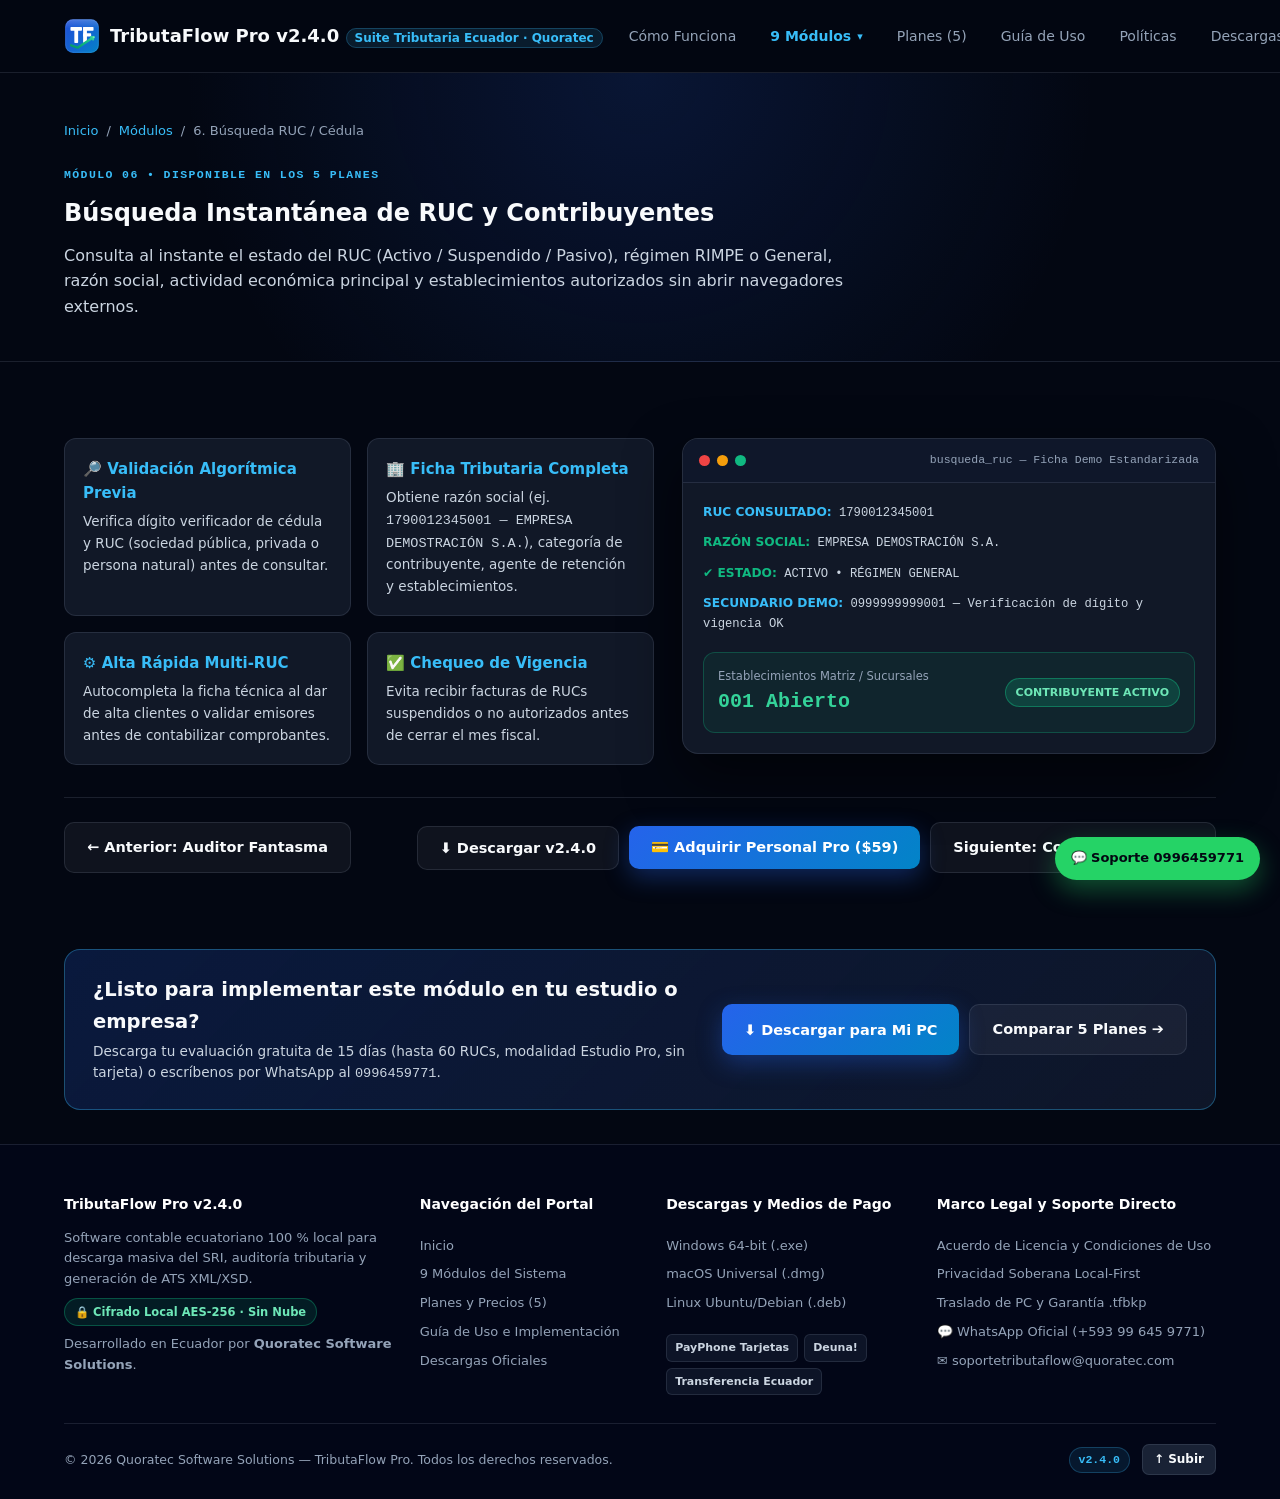
<file: modulos/busqueda-ruc.html>
<!DOCTYPE html>
<html lang="es">
<head>
    <meta charset="UTF-8">
    <meta name="viewport" content="width=device-width, initial-scale=1.0">
    <meta http-equiv="Content-Security-Policy" content="default-src 'self'; script-src 'self'; style-src 'self'; img-src 'self' data:; font-src 'self'; connect-src 'self'; object-src 'none'; base-uri 'self'; form-action 'none';">
    <meta name="referrer" content="strict-origin-when-cross-origin">
    <title>Búsqueda RUC / Cédula | TributaFlow Pro v2.4.0</title>
    <meta name="description" content="Consulta instantánea de estado tributario, actividad económica, tipo de contribuyente y validación de RUC o identificación Ecuador.">
    <link rel="icon" type="image/png" href="../assets/img/favicon.png">
    <link rel="stylesheet" href="../assets/css/portal.css" integrity="sha384-sVn32hko8xHqLn9XA7bOd7hwZGVCN6VbsPAV3lmZ4TWju2Y/wk0JFilzVapotcKz" crossorigin="anonymous">
</head>
<body data-root="../">
        <header class="navbar">
        <div class="container nav-inner">
            <a href="../index.html" class="brand">
                <img src="../assets/img/logo-tributaflow.svg" data-fallback="../assets/img/logo-tributaflow.png" alt="TributaFlow Pro" class="brand-logo-img" width="36" height="36">
                <div>
                    <strong>TributaFlow Pro <span data-app-version-tag>v2.4.0</span></strong>
                    <span class="brand-sub">Suite Tributaria Ecuador · Quoratec</span>
                </div>
            </a>
            <button type="button" id="navToggle" class="nav-toggle" aria-label="Abrir menú" aria-expanded="false">☰</button>
            <nav id="navMenu" class="nav-menu" aria-label="Navegación principal">
                <a href="../index.html#flujo">Cómo Funciona</a>
                <div class="nav-dropdown" data-nav-dropdown>
                    <button type="button" class="nav-dropdown-trigger active" aria-expanded="false" aria-haspopup="true">
                        <span>9 Módulos</span>
                        <span class="nav-caret" aria-hidden="true">▾</span>
                    </button>
                    <div class="nav-dropdown-panel" role="menu"></div>
                </div>
                <a href="../planes.html">Planes (5)</a>
                <a href="../guia-uso.html">Guía de Uso</a>
                <a href="../politicas.html">Políticas</a>
                <a href="../index.html#descargas">Descargas</a>
                <button type="button" class="nav-cta" data-checkout-plan="PERSONAL_PRO">Adquirir Licencia</button>
            </nav>
        </div>
    </header>

    <section class="module-hero">
        <div class="container">
            <nav class="breadcrumb" aria-label="Ruta de navegación">
                <a href="../index.html">Inicio</a>
                <span>/</span>
                <a href="../index.html#modulos">Módulos</a>
                <span>/</span>
                <span>6. Búsqueda RUC / Cédula</span>
            </nav>
            <span class="eyebrow">MÓDULO 06 • DISPONIBLE EN LOS 5 PLANES</span>
            <h1>Búsqueda Instantánea de RUC y Contribuyentes</h1>
            <p class="lead-sub">Consulta al instante el estado del RUC (Activo / Suspendido / Pasivo), régimen RIMPE o General, razón social, actividad económica principal y establecimientos autorizados sin abrir navegadores externos.</p>
        </div>
    </section>

    <section class="section">
        <div class="container">
            <div class="module-detail-grid">
                <div class="step-cards">
                    <article class="step-card">
                        <h4>🔎 Validación Algorítmica Previa</h4>
                        <p>Verifica dígito verificador de cédula y RUC (sociedad pública, privada o persona natural) antes de consultar.</p>
                    </article>
                    <article class="step-card">
                        <h4>🏢 Ficha Tributaria Completa</h4>
                        <p>Obtiene razón social (ej. <code>1790012345001 — EMPRESA DEMOSTRACIÓN S.A.</code>), categoría de contribuyente, agente de retención y establecimientos.</p>
                    </article>
                    <article class="step-card">
                        <h4>⚙️ Alta Rápida Multi-RUC</h4>
                        <p>Autocompleta la ficha técnica al dar de alta clientes o validar emisores antes de contabilizar comprobantes.</p>
                    </article>
                    <article class="step-card">
                        <h4>✅ Chequeo de Vigencia</h4>
                        <p>Evita recibir facturas de RUCs suspendidos o no autorizados antes de cerrar el mes fiscal.</p>
                    </article>
                </div>

                <div class="terminal-card">
                    <div class="terminal-top">
                        <div class="win-controls"><span></span><span></span><span></span></div>
                        <div class="terminal-tab">busqueda_ruc — Ficha Demo Estandarizada</div>
                    </div>
                    <div class="terminal-content">
                        <div class="log-line"><span class="t-info">RUC CONSULTADO:</span> 1790012345001</div>
                        <div class="log-line"><span class="t-ok">RAZÓN SOCIAL:</span> EMPRESA DEMOSTRACIÓN S.A.</div>
                        <div class="log-line"><span class="t-ok">✔ ESTADO:</span> ACTIVO • RÉGIMEN GENERAL</div>
                        <div class="log-line"><span class="t-info">SECUNDARIO DEMO:</span> 0999999999001 — Verificación de dígito y vigencia OK</div>
                        <div class="terminal-summary">
                            <div>
                                <small>Establecimientos Matriz / Sucursales</small>
                                <strong>001 Abierto</strong>
                            </div>
                            <span class="badge-ready">CONTRIBUYENTE ACTIVO</span>
                        </div>
                    </div>
                </div>
            </div>

            <div class="module-nav-footer">
                <a href="auditor-fantasma.html" class="btn-glass">← Anterior: Auditor Fantasma</a>
                <div class="flex-wrap-actions">
                    <button type="button" class="btn-glass" data-download-os="auto">⬇ Descargar v2.4.0</button>
                    <button type="button" class="btn-primary" data-checkout-plan="PERSONAL_PRO">💳 Adquirir Personal Pro ($59)</button>
                    <a href="consulta-masiva.html" class="btn-glass">Siguiente: Consulta Masiva →</a>
                </div>
            </div>
        </div>
    </section>

        <div class="pre-footer-cta">
        <div class="container">
            <div class="pre-footer-card">
                <div>
                    <h3>¿Listo para implementar este módulo en tu estudio o empresa?</h3>
                    <p>Descarga tu evaluación gratuita de <span data-trial-days>15 días</span> (hasta 60 RUCs, modalidad Estudio Pro, sin tarjeta) o escríbenos por WhatsApp al <code>0996459771</code>.</p>
                </div>
                <div class="pre-footer-actions">
                    <button type="button" class="btn-glow" data-download-os="auto">⬇ Descargar para Mi PC</button>
                    <a href="../planes.html" class="btn-glass">Comparar 5 Planes ➔</a>
                </div>
            </div>
        </div>
    </div>

    <footer class="footer">
        <div class="container">
            <div class="footer-grid-4">
                <div class="footer-col">
                    <h4>TributaFlow Pro <span data-app-version-tag>v2.4.0</span></h4>
                    <p class="muted-note">Software contable ecuatoriano 100 % local para descarga masiva del SRI, auditoría tributaria y generación de ATS XML/XSD.</p>
                    <div class="footer-trust-pill">🔒 Cifrado Local AES-256 · Sin Nube</div>
                    <p class="muted-note">Desarrollado en Ecuador por <strong>Quoratec Software Solutions</strong>.</p>
                </div>

                <div class="footer-col footer-links-col">
                    <h4>Navegación del Portal</h4>
                    <a href="../index.html">Inicio</a>
                    <a href="../index.html#modulos">9 Módulos del Sistema</a>
                    <a href="../planes.html">Planes y Precios (5)</a>
                    <a href="../guia-uso.html">Guía de Uso e Implementación</a>
                    <a href="../index.html#descargas">Descargas Oficiales</a>
                </div>

                <div class="footer-col footer-links-col">
                    <h4>Descargas y Medios de Pago</h4>
                    <a href="../index.html#descargas" data-download-os="windows">Windows 64-bit (.exe)</a>
                    <a href="../index.html#descargas" data-download-os="macos">macOS Universal (.dmg)</a>
                    <a href="../index.html#descargas" data-download-os="linux">Linux Ubuntu/Debian (.deb)</a>
                    <div class="footer-pay-badges">
                        <span class="footer-pay-pill">PayPhone Tarjetas</span>
                        <span class="footer-pay-pill">Deuna!</span>
                        <span class="footer-pay-pill">Transferencia Ecuador</span>
                    </div>
                </div>

                <div class="footer-col footer-links-col">
                    <h4>Marco Legal y Soporte Directo</h4>
                    <a href="../politicas.html#licencia">Acuerdo de Licencia y Condiciones de Uso</a>
                    <a href="../politicas.html#privacidad">Privacidad Soberana Local-First</a>
                    <a href="../politicas.html#traslado">Traslado de PC y Garantía .tfbkp</a>
                    <a href="https://wa.me/593996459771?text=Consulta%20Soporte%20T%C3%A9cnico%20%E2%80%94%20TributaFlow%20Pro" target="_blank" rel="noopener noreferrer" data-support-link="whatsapp">💬 WhatsApp Oficial (+593 99 645 9771)</a>
                    <a href="mailto:soportetributaflow@quoratec.com?subject=Consulta%20Soporte%20T%C3%A9cnico%20%E2%80%94%20TributaFlow%20Pro" data-support-link="correo">✉️ soportetributaflow@quoratec.com</a>
                </div>
            </div>

            <div class="footer-bottom-bar">
                <span>© 2026 Quoratec Software Solutions — TributaFlow Pro. Todos los derechos reservados.</span>
                <div class="footer-bottom-meta">
                    <span class="footer-version-badge" data-app-version-tag>v2.4.0</span>
                    <button type="button" class="footer-top-btn" data-scroll-top>↑ Subir</button>
                </div>
            </div>
        </div>
    </footer>

    <a href="https://wa.me/593996459771?text=Consulta%20Soporte%20T%C3%A9cnico%20%E2%80%94%20TributaFlow%20Pro" target="_blank" rel="noopener noreferrer" class="whatsapp-float" id="btnFlotanteSoporte" data-support-link="whatsapp" aria-label="Contactar Soporte Oficial TributaFlow Pro por WhatsApp">
        <span>💬 Soporte 0996459771</span>
    </a>

    <script src="../assets/js/portal.js" integrity="sha384-j32wRf0USiHLFHBoSIfGwHQ2ZHh1X+3jcZ8LOACqk7vpklWT9GG8C0aqzaGmCU8z" crossorigin="anonymous" defer></script>
</body>
</html>
</file>
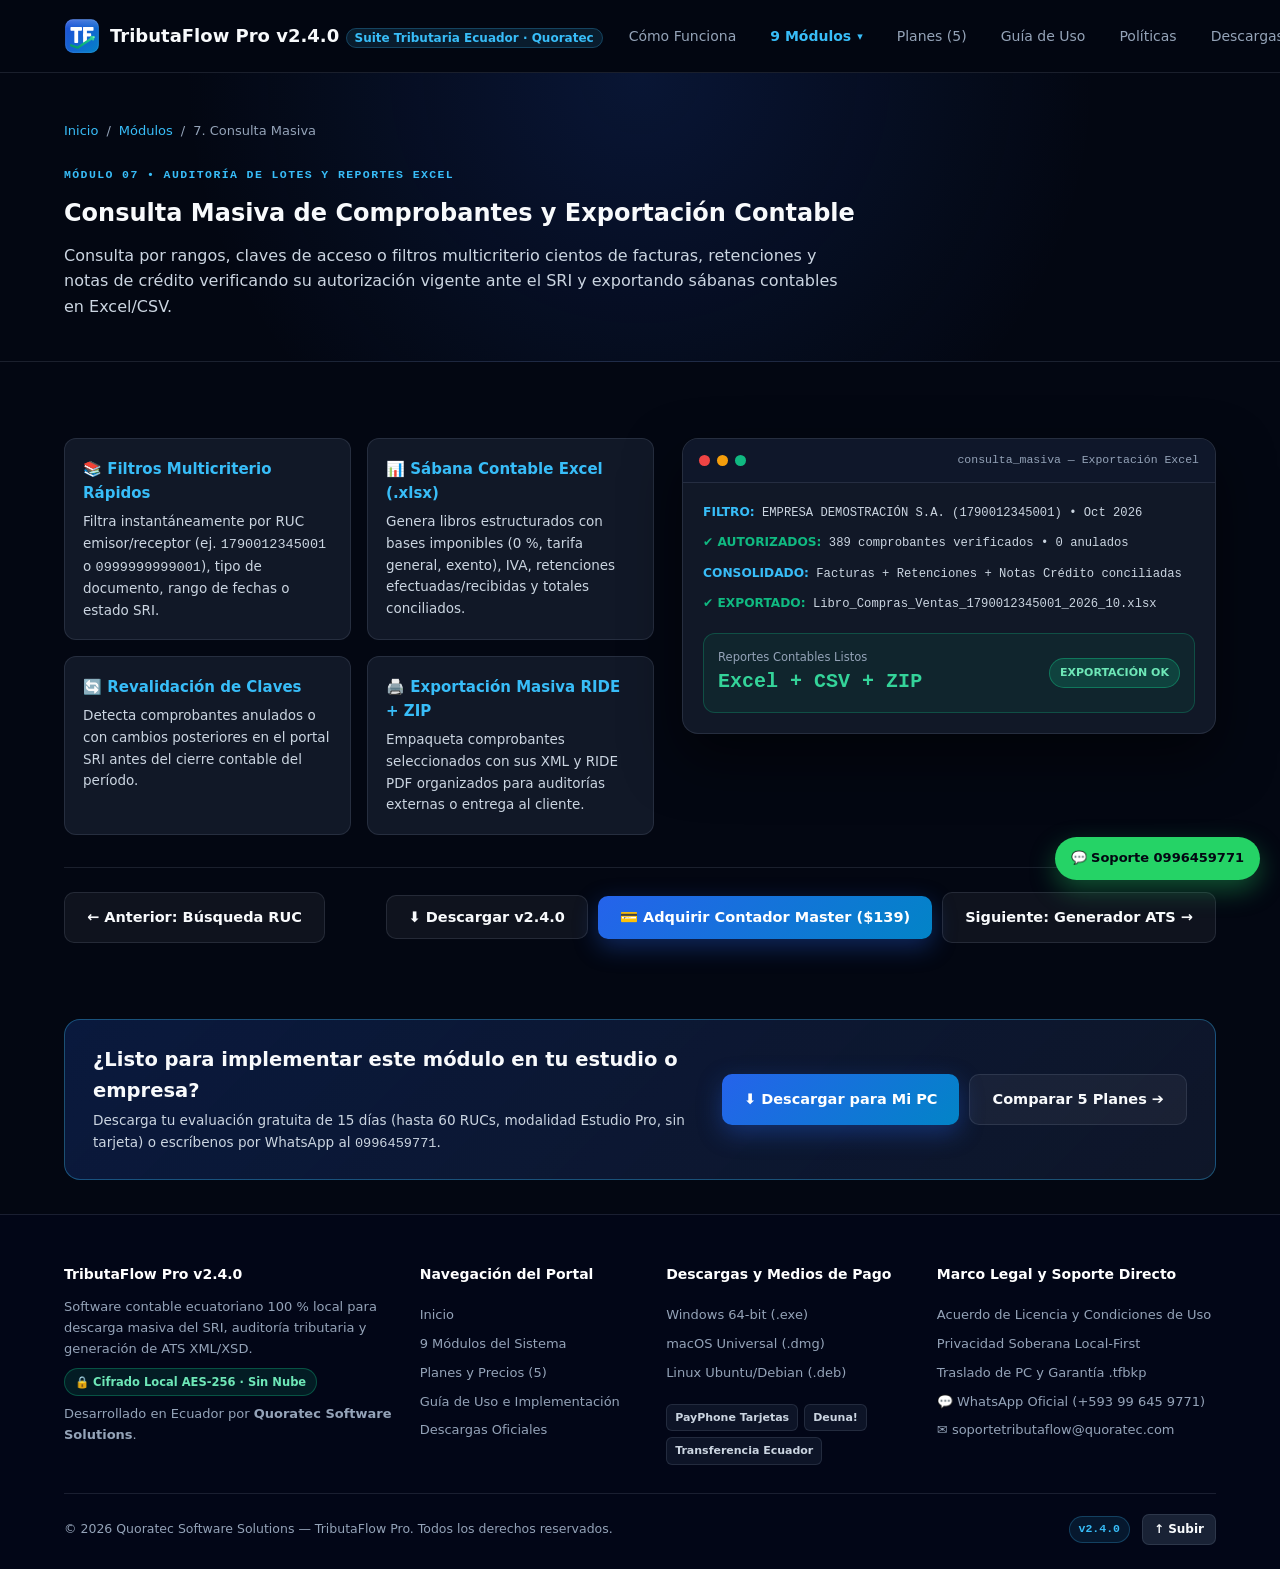
<file: modulos/consulta-masiva.html>
<!DOCTYPE html>
<html lang="es">
<head>
    <meta charset="UTF-8">
    <meta name="viewport" content="width=device-width, initial-scale=1.0">
    <meta http-equiv="Content-Security-Policy" content="default-src 'self'; script-src 'self'; style-src 'self'; img-src 'self' data:; font-src 'self'; connect-src 'self'; object-src 'none'; base-uri 'self'; form-action 'none';">
    <meta name="referrer" content="strict-origin-when-cross-origin">
    <title>Consulta Masiva y Exportación Excel | TributaFlow Pro v2.4.0</title>
    <meta name="description" content="Verificación en lote de comprobantes electrónicos, estados de autorización SRI y exportación consolidada a Excel y CSV contable.">
    <link rel="icon" type="image/png" href="../assets/img/favicon.png">
    <link rel="stylesheet" href="../assets/css/portal.css" integrity="sha384-sVn32hko8xHqLn9XA7bOd7hwZGVCN6VbsPAV3lmZ4TWju2Y/wk0JFilzVapotcKz" crossorigin="anonymous">
</head>
<body data-root="../">
        <header class="navbar">
        <div class="container nav-inner">
            <a href="../index.html" class="brand">
                <img src="../assets/img/logo-tributaflow.svg" data-fallback="../assets/img/logo-tributaflow.png" alt="TributaFlow Pro" class="brand-logo-img" width="36" height="36">
                <div>
                    <strong>TributaFlow Pro <span data-app-version-tag>v2.4.0</span></strong>
                    <span class="brand-sub">Suite Tributaria Ecuador · Quoratec</span>
                </div>
            </a>
            <button type="button" id="navToggle" class="nav-toggle" aria-label="Abrir menú" aria-expanded="false">☰</button>
            <nav id="navMenu" class="nav-menu" aria-label="Navegación principal">
                <a href="../index.html#flujo">Cómo Funciona</a>
                <div class="nav-dropdown" data-nav-dropdown>
                    <button type="button" class="nav-dropdown-trigger active" aria-expanded="false" aria-haspopup="true">
                        <span>9 Módulos</span>
                        <span class="nav-caret" aria-hidden="true">▾</span>
                    </button>
                    <div class="nav-dropdown-panel" role="menu"></div>
                </div>
                <a href="../planes.html">Planes (5)</a>
                <a href="../guia-uso.html">Guía de Uso</a>
                <a href="../politicas.html">Políticas</a>
                <a href="../index.html#descargas">Descargas</a>
                <button type="button" class="nav-cta" data-checkout-plan="CONTADOR_MASTER">Adquirir Licencia</button>
            </nav>
        </div>
    </header>

    <section class="module-hero">
        <div class="container">
            <nav class="breadcrumb" aria-label="Ruta de navegación">
                <a href="../index.html">Inicio</a>
                <span>/</span>
                <a href="../index.html#modulos">Módulos</a>
                <span>/</span>
                <span>7. Consulta Masiva</span>
            </nav>
            <span class="eyebrow">MÓDULO 07 • AUDITORÍA DE LOTES Y REPORTES EXCEL</span>
            <h1>Consulta Masiva de Comprobantes y Exportación Contable</h1>
            <p class="lead-sub">Consulta por rangos, claves de acceso o filtros multicriterio cientos de facturas, retenciones y notas de crédito verificando su autorización vigente ante el SRI y exportando sábanas contables en Excel/CSV.</p>
        </div>
    </section>

    <section class="section">
        <div class="container">
            <div class="module-detail-grid">
                <div class="step-cards">
                    <article class="step-card">
                        <h4>📚 Filtros Multicriterio Rápidos</h4>
                        <p>Filtra instantáneamente por RUC emisor/receptor (ej. <code>1790012345001</code> o <code>0999999999001</code>), tipo de documento, rango de fechas o estado SRI.</p>
                    </article>
                    <article class="step-card">
                        <h4>📊 Sábana Contable Excel (.xlsx)</h4>
                        <p>Genera libros estructurados con bases imponibles (0 %, tarifa general, exento), IVA, retenciones efectuadas/recibidas y totales conciliados.</p>
                    </article>
                    <article class="step-card">
                        <h4>🔄 Revalidación de Claves</h4>
                        <p>Detecta comprobantes anulados o con cambios posteriores en el portal SRI antes del cierre contable del período.</p>
                    </article>
                    <article class="step-card">
                        <h4>🖨️ Exportación Masiva RIDE + ZIP</h4>
                        <p>Empaqueta comprobantes seleccionados con sus XML y RIDE PDF organizados para auditorías externas o entrega al cliente.</p>
                    </article>
                </div>

                <div class="terminal-card">
                    <div class="terminal-top">
                        <div class="win-controls"><span></span><span></span><span></span></div>
                        <div class="terminal-tab">consulta_masiva — Exportación Excel</div>
                    </div>
                    <div class="terminal-content">
                        <div class="log-line"><span class="t-info">FILTRO:</span> EMPRESA DEMOSTRACIÓN S.A. (1790012345001) • Oct 2026</div>
                        <div class="log-line"><span class="t-ok">✔ AUTORIZADOS:</span> 389 comprobantes verificados • 0 anulados</div>
                        <div class="log-line"><span class="t-info">CONSOLIDADO:</span> Facturas + Retenciones + Notas Crédito conciliadas</div>
                        <div class="log-line"><span class="t-ok">✔ EXPORTADO:</span> Libro_Compras_Ventas_1790012345001_2026_10.xlsx</div>
                        <div class="terminal-summary">
                            <div>
                                <small>Reportes Contables Listos</small>
                                <strong>Excel + CSV + ZIP</strong>
                            </div>
                            <span class="badge-ready">EXPORTACIÓN OK</span>
                        </div>
                    </div>
                </div>
            </div>

            <div class="module-nav-footer">
                <a href="busqueda-ruc.html" class="btn-glass">← Anterior: Búsqueda RUC</a>
                <div class="flex-wrap-actions">
                    <button type="button" class="btn-glass" data-download-os="auto">⬇ Descargar v2.4.0</button>
                    <button type="button" class="btn-primary" data-checkout-plan="CONTADOR_MASTER">💳 Adquirir Contador Master ($139)</button>
                    <a href="generador-ats.html" class="btn-glass">Siguiente: Generador ATS →</a>
                </div>
            </div>
        </div>
    </section>

        <div class="pre-footer-cta">
        <div class="container">
            <div class="pre-footer-card">
                <div>
                    <h3>¿Listo para implementar este módulo en tu estudio o empresa?</h3>
                    <p>Descarga tu evaluación gratuita de <span data-trial-days>15 días</span> (hasta 60 RUCs, modalidad Estudio Pro, sin tarjeta) o escríbenos por WhatsApp al <code>0996459771</code>.</p>
                </div>
                <div class="pre-footer-actions">
                    <button type="button" class="btn-glow" data-download-os="auto">⬇ Descargar para Mi PC</button>
                    <a href="../planes.html" class="btn-glass">Comparar 5 Planes ➔</a>
                </div>
            </div>
        </div>
    </div>

    <footer class="footer">
        <div class="container">
            <div class="footer-grid-4">
                <div class="footer-col">
                    <h4>TributaFlow Pro <span data-app-version-tag>v2.4.0</span></h4>
                    <p class="muted-note">Software contable ecuatoriano 100 % local para descarga masiva del SRI, auditoría tributaria y generación de ATS XML/XSD.</p>
                    <div class="footer-trust-pill">🔒 Cifrado Local AES-256 · Sin Nube</div>
                    <p class="muted-note">Desarrollado en Ecuador por <strong>Quoratec Software Solutions</strong>.</p>
                </div>

                <div class="footer-col footer-links-col">
                    <h4>Navegación del Portal</h4>
                    <a href="../index.html">Inicio</a>
                    <a href="../index.html#modulos">9 Módulos del Sistema</a>
                    <a href="../planes.html">Planes y Precios (5)</a>
                    <a href="../guia-uso.html">Guía de Uso e Implementación</a>
                    <a href="../index.html#descargas">Descargas Oficiales</a>
                </div>

                <div class="footer-col footer-links-col">
                    <h4>Descargas y Medios de Pago</h4>
                    <a href="../index.html#descargas" data-download-os="windows">Windows 64-bit (.exe)</a>
                    <a href="../index.html#descargas" data-download-os="macos">macOS Universal (.dmg)</a>
                    <a href="../index.html#descargas" data-download-os="linux">Linux Ubuntu/Debian (.deb)</a>
                    <div class="footer-pay-badges">
                        <span class="footer-pay-pill">PayPhone Tarjetas</span>
                        <span class="footer-pay-pill">Deuna!</span>
                        <span class="footer-pay-pill">Transferencia Ecuador</span>
                    </div>
                </div>

                <div class="footer-col footer-links-col">
                    <h4>Marco Legal y Soporte Directo</h4>
                    <a href="../politicas.html#licencia">Acuerdo de Licencia y Condiciones de Uso</a>
                    <a href="../politicas.html#privacidad">Privacidad Soberana Local-First</a>
                    <a href="../politicas.html#traslado">Traslado de PC y Garantía .tfbkp</a>
                    <a href="https://wa.me/593996459771?text=Consulta%20Soporte%20T%C3%A9cnico%20%E2%80%94%20TributaFlow%20Pro" target="_blank" rel="noopener noreferrer" data-support-link="whatsapp">💬 WhatsApp Oficial (+593 99 645 9771)</a>
                    <a href="mailto:soportetributaflow@quoratec.com?subject=Consulta%20Soporte%20T%C3%A9cnico%20%E2%80%94%20TributaFlow%20Pro" data-support-link="correo">✉️ soportetributaflow@quoratec.com</a>
                </div>
            </div>

            <div class="footer-bottom-bar">
                <span>© 2026 Quoratec Software Solutions — TributaFlow Pro. Todos los derechos reservados.</span>
                <div class="footer-bottom-meta">
                    <span class="footer-version-badge" data-app-version-tag>v2.4.0</span>
                    <button type="button" class="footer-top-btn" data-scroll-top>↑ Subir</button>
                </div>
            </div>
        </div>
    </footer>

    <a href="https://wa.me/593996459771?text=Consulta%20Soporte%20T%C3%A9cnico%20%E2%80%94%20TributaFlow%20Pro" target="_blank" rel="noopener noreferrer" class="whatsapp-float" id="btnFlotanteSoporte" data-support-link="whatsapp" aria-label="Contactar Soporte Oficial TributaFlow Pro por WhatsApp">
        <span>💬 Soporte 0996459771</span>
    </a>

    <script src="../assets/js/portal.js" integrity="sha384-j32wRf0USiHLFHBoSIfGwHQ2ZHh1X+3jcZ8LOACqk7vpklWT9GG8C0aqzaGmCU8z" crossorigin="anonymous" defer></script>
</body>
</html>
</file>
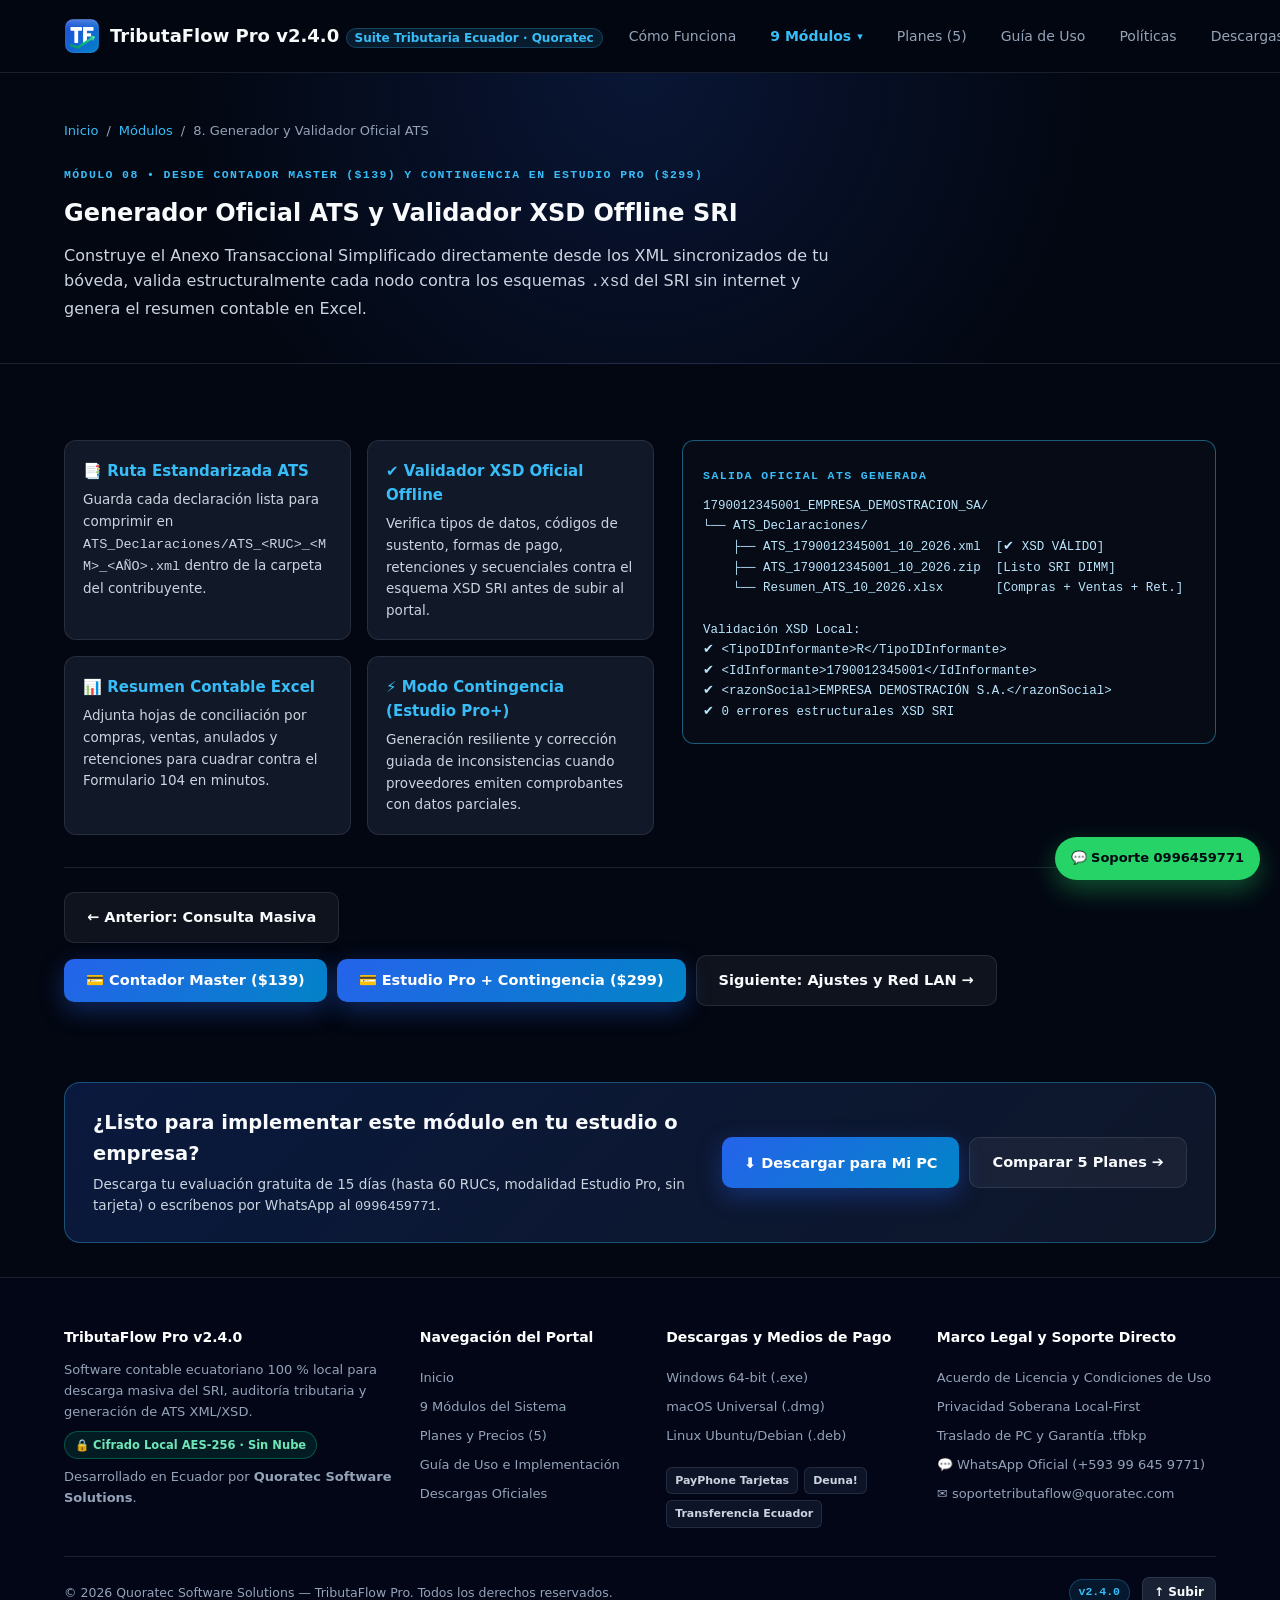
<file: modulos/generador-ats.html>
<!DOCTYPE html>
<html lang="es">
<head>
    <meta charset="UTF-8">
    <meta name="viewport" content="width=device-width, initial-scale=1.0">
    <meta http-equiv="Content-Security-Policy" content="default-src 'self'; script-src 'self'; style-src 'self'; img-src 'self' data:; font-src 'self'; connect-src 'self'; object-src 'none'; base-uri 'self'; form-action 'none';">
    <meta name="referrer" content="strict-origin-when-cross-origin">
    <title>Generador y Validador Oficial ATS XSD | TributaFlow Pro v2.4.0</title>
    <meta name="description" content="Construye el Anexo Transaccional Simplificado ATS_Declaraciones/ATS_RUC_MM_AÑO.xml, valida contra esquema XSD oficial del SRI offline y genera resumen Excel.">
    <link rel="icon" type="image/png" href="../assets/img/favicon.png">
    <link rel="stylesheet" href="../assets/css/portal.css" integrity="sha384-sVn32hko8xHqLn9XA7bOd7hwZGVCN6VbsPAV3lmZ4TWju2Y/wk0JFilzVapotcKz" crossorigin="anonymous">
</head>
<body data-root="../">
        <header class="navbar">
        <div class="container nav-inner">
            <a href="../index.html" class="brand">
                <img src="../assets/img/logo-tributaflow.svg" data-fallback="../assets/img/logo-tributaflow.png" alt="TributaFlow Pro" class="brand-logo-img" width="36" height="36">
                <div>
                    <strong>TributaFlow Pro <span data-app-version-tag>v2.4.0</span></strong>
                    <span class="brand-sub">Suite Tributaria Ecuador · Quoratec</span>
                </div>
            </a>
            <button type="button" id="navToggle" class="nav-toggle" aria-label="Abrir menú" aria-expanded="false">☰</button>
            <nav id="navMenu" class="nav-menu" aria-label="Navegación principal">
                <a href="../index.html#flujo">Cómo Funciona</a>
                <div class="nav-dropdown" data-nav-dropdown>
                    <button type="button" class="nav-dropdown-trigger active" aria-expanded="false" aria-haspopup="true">
                        <span>9 Módulos</span>
                        <span class="nav-caret" aria-hidden="true">▾</span>
                    </button>
                    <div class="nav-dropdown-panel" role="menu"></div>
                </div>
                <a href="../planes.html">Planes (5)</a>
                <a href="../guia-uso.html">Guía de Uso</a>
                <a href="../politicas.html">Políticas</a>
                <a href="../index.html#descargas">Descargas</a>
                <button type="button" class="nav-cta" data-checkout-plan="CONTADOR_MASTER">Adquirir Licencia</button>
            </nav>
        </div>
    </header>

    <section class="module-hero">
        <div class="container">
            <nav class="breadcrumb" aria-label="Ruta de navegación">
                <a href="../index.html">Inicio</a>
                <span>/</span>
                <a href="../index.html#modulos">Módulos</a>
                <span>/</span>
                <span>8. Generador y Validador Oficial ATS</span>
            </nav>
            <span class="eyebrow">MÓDULO 08 • DESDE CONTADOR MASTER ($139) Y CONTINGENCIA EN ESTUDIO PRO ($299)</span>
            <h1>Generador Oficial ATS y Validador XSD Offline SRI</h1>
            <p class="lead-sub">Construye el Anexo Transaccional Simplificado directamente desde los XML sincronizados de tu bóveda, valida estructuralmente cada nodo contra los esquemas <code>.xsd</code> del SRI sin internet y genera el resumen contable en Excel.</p>
        </div>
    </section>

    <section class="section">
        <div class="container">
            <div class="module-detail-grid">
                <div class="step-cards">
                    <article class="step-card">
                        <h4>📑 Ruta Estandarizada ATS</h4>
                        <p>Guarda cada declaración lista para comprimir en <code>ATS_Declaraciones/ATS_&lt;RUC&gt;_&lt;MM&gt;_&lt;AÑO&gt;.xml</code> dentro de la carpeta del contribuyente.</p>
                    </article>
                    <article class="step-card">
                        <h4>✔ Validador XSD Oficial Offline</h4>
                        <p>Verifica tipos de datos, códigos de sustento, formas de pago, retenciones y secuenciales contra el esquema XSD SRI antes de subir al portal.</p>
                    </article>
                    <article class="step-card">
                        <h4>📊 Resumen Contable Excel</h4>
                        <p>Adjunta hojas de conciliación por compras, ventas, anulados y retenciones para cuadrar contra el Formulario 104 en minutos.</p>
                    </article>
                    <article class="step-card">
                        <h4>⚡ Modo Contingencia (Estudio Pro+)</h4>
                        <p>Generación resiliente y corrección guiada de inconsistencias cuando proveedores emiten comprobantes con datos parciales.</p>
                    </article>
                </div>

                <div class="tree-box">
                    <span class="eyebrow">SALIDA OFICIAL ATS GENERADA</span>
                    <pre>1790012345001_EMPRESA_DEMOSTRACION_SA/
└── ATS_Declaraciones/
    ├── ATS_1790012345001_10_2026.xml  [✔ XSD VÁLIDO]
    ├── ATS_1790012345001_10_2026.zip  [Listo SRI DIMM]
    └── Resumen_ATS_10_2026.xlsx       [Compras + Ventas + Ret.]

Validación XSD Local:
✔ &lt;TipoIDInformante&gt;R&lt;/TipoIDInformante&gt;
✔ &lt;IdInformante&gt;1790012345001&lt;/IdInformante&gt;
✔ &lt;razonSocial&gt;EMPRESA DEMOSTRACIÓN S.A.&lt;/razonSocial&gt;
✔ 0 errores estructurales XSD SRI</pre>
                </div>
            </div>

            <div class="module-nav-footer">
                <a href="consulta-masiva.html" class="btn-glass">← Anterior: Consulta Masiva</a>
                <div class="flex-wrap-actions">
                    <button type="button" class="btn-primary" data-checkout-plan="CONTADOR_MASTER">💳 Contador Master ($139)</button>
                    <button type="button" class="btn-primary" data-checkout-plan="ESTUDIO_PRO">💳 Estudio Pro + Contingencia ($299)</button>
                    <a href="ajustes-seguridad.html" class="btn-glass">Siguiente: Ajustes y Red LAN →</a>
                </div>
            </div>
        </div>
    </section>

        <div class="pre-footer-cta">
        <div class="container">
            <div class="pre-footer-card">
                <div>
                    <h3>¿Listo para implementar este módulo en tu estudio o empresa?</h3>
                    <p>Descarga tu evaluación gratuita de <span data-trial-days>15 días</span> (hasta 60 RUCs, modalidad Estudio Pro, sin tarjeta) o escríbenos por WhatsApp al <code>0996459771</code>.</p>
                </div>
                <div class="pre-footer-actions">
                    <button type="button" class="btn-glow" data-download-os="auto">⬇ Descargar para Mi PC</button>
                    <a href="../planes.html" class="btn-glass">Comparar 5 Planes ➔</a>
                </div>
            </div>
        </div>
    </div>

    <footer class="footer">
        <div class="container">
            <div class="footer-grid-4">
                <div class="footer-col">
                    <h4>TributaFlow Pro <span data-app-version-tag>v2.4.0</span></h4>
                    <p class="muted-note">Software contable ecuatoriano 100 % local para descarga masiva del SRI, auditoría tributaria y generación de ATS XML/XSD.</p>
                    <div class="footer-trust-pill">🔒 Cifrado Local AES-256 · Sin Nube</div>
                    <p class="muted-note">Desarrollado en Ecuador por <strong>Quoratec Software Solutions</strong>.</p>
                </div>

                <div class="footer-col footer-links-col">
                    <h4>Navegación del Portal</h4>
                    <a href="../index.html">Inicio</a>
                    <a href="../index.html#modulos">9 Módulos del Sistema</a>
                    <a href="../planes.html">Planes y Precios (5)</a>
                    <a href="../guia-uso.html">Guía de Uso e Implementación</a>
                    <a href="../index.html#descargas">Descargas Oficiales</a>
                </div>

                <div class="footer-col footer-links-col">
                    <h4>Descargas y Medios de Pago</h4>
                    <a href="../index.html#descargas" data-download-os="windows">Windows 64-bit (.exe)</a>
                    <a href="../index.html#descargas" data-download-os="macos">macOS Universal (.dmg)</a>
                    <a href="../index.html#descargas" data-download-os="linux">Linux Ubuntu/Debian (.deb)</a>
                    <div class="footer-pay-badges">
                        <span class="footer-pay-pill">PayPhone Tarjetas</span>
                        <span class="footer-pay-pill">Deuna!</span>
                        <span class="footer-pay-pill">Transferencia Ecuador</span>
                    </div>
                </div>

                <div class="footer-col footer-links-col">
                    <h4>Marco Legal y Soporte Directo</h4>
                    <a href="../politicas.html#licencia">Acuerdo de Licencia y Condiciones de Uso</a>
                    <a href="../politicas.html#privacidad">Privacidad Soberana Local-First</a>
                    <a href="../politicas.html#traslado">Traslado de PC y Garantía .tfbkp</a>
                    <a href="https://wa.me/593996459771?text=Consulta%20Soporte%20T%C3%A9cnico%20%E2%80%94%20TributaFlow%20Pro" target="_blank" rel="noopener noreferrer" data-support-link="whatsapp">💬 WhatsApp Oficial (+593 99 645 9771)</a>
                    <a href="mailto:soportetributaflow@quoratec.com?subject=Consulta%20Soporte%20T%C3%A9cnico%20%E2%80%94%20TributaFlow%20Pro" data-support-link="correo">✉️ soportetributaflow@quoratec.com</a>
                </div>
            </div>

            <div class="footer-bottom-bar">
                <span>© 2026 Quoratec Software Solutions — TributaFlow Pro. Todos los derechos reservados.</span>
                <div class="footer-bottom-meta">
                    <span class="footer-version-badge" data-app-version-tag>v2.4.0</span>
                    <button type="button" class="footer-top-btn" data-scroll-top>↑ Subir</button>
                </div>
            </div>
        </div>
    </footer>

    <a href="https://wa.me/593996459771?text=Consulta%20Soporte%20T%C3%A9cnico%20%E2%80%94%20TributaFlow%20Pro" target="_blank" rel="noopener noreferrer" class="whatsapp-float" id="btnFlotanteSoporte" data-support-link="whatsapp" aria-label="Contactar Soporte Oficial TributaFlow Pro por WhatsApp">
        <span>💬 Soporte 0996459771</span>
    </a>

    <script src="../assets/js/portal.js" integrity="sha384-j32wRf0USiHLFHBoSIfGwHQ2ZHh1X+3jcZ8LOACqk7vpklWT9GG8C0aqzaGmCU8z" crossorigin="anonymous" defer></script>
</body>
</html>
</file>
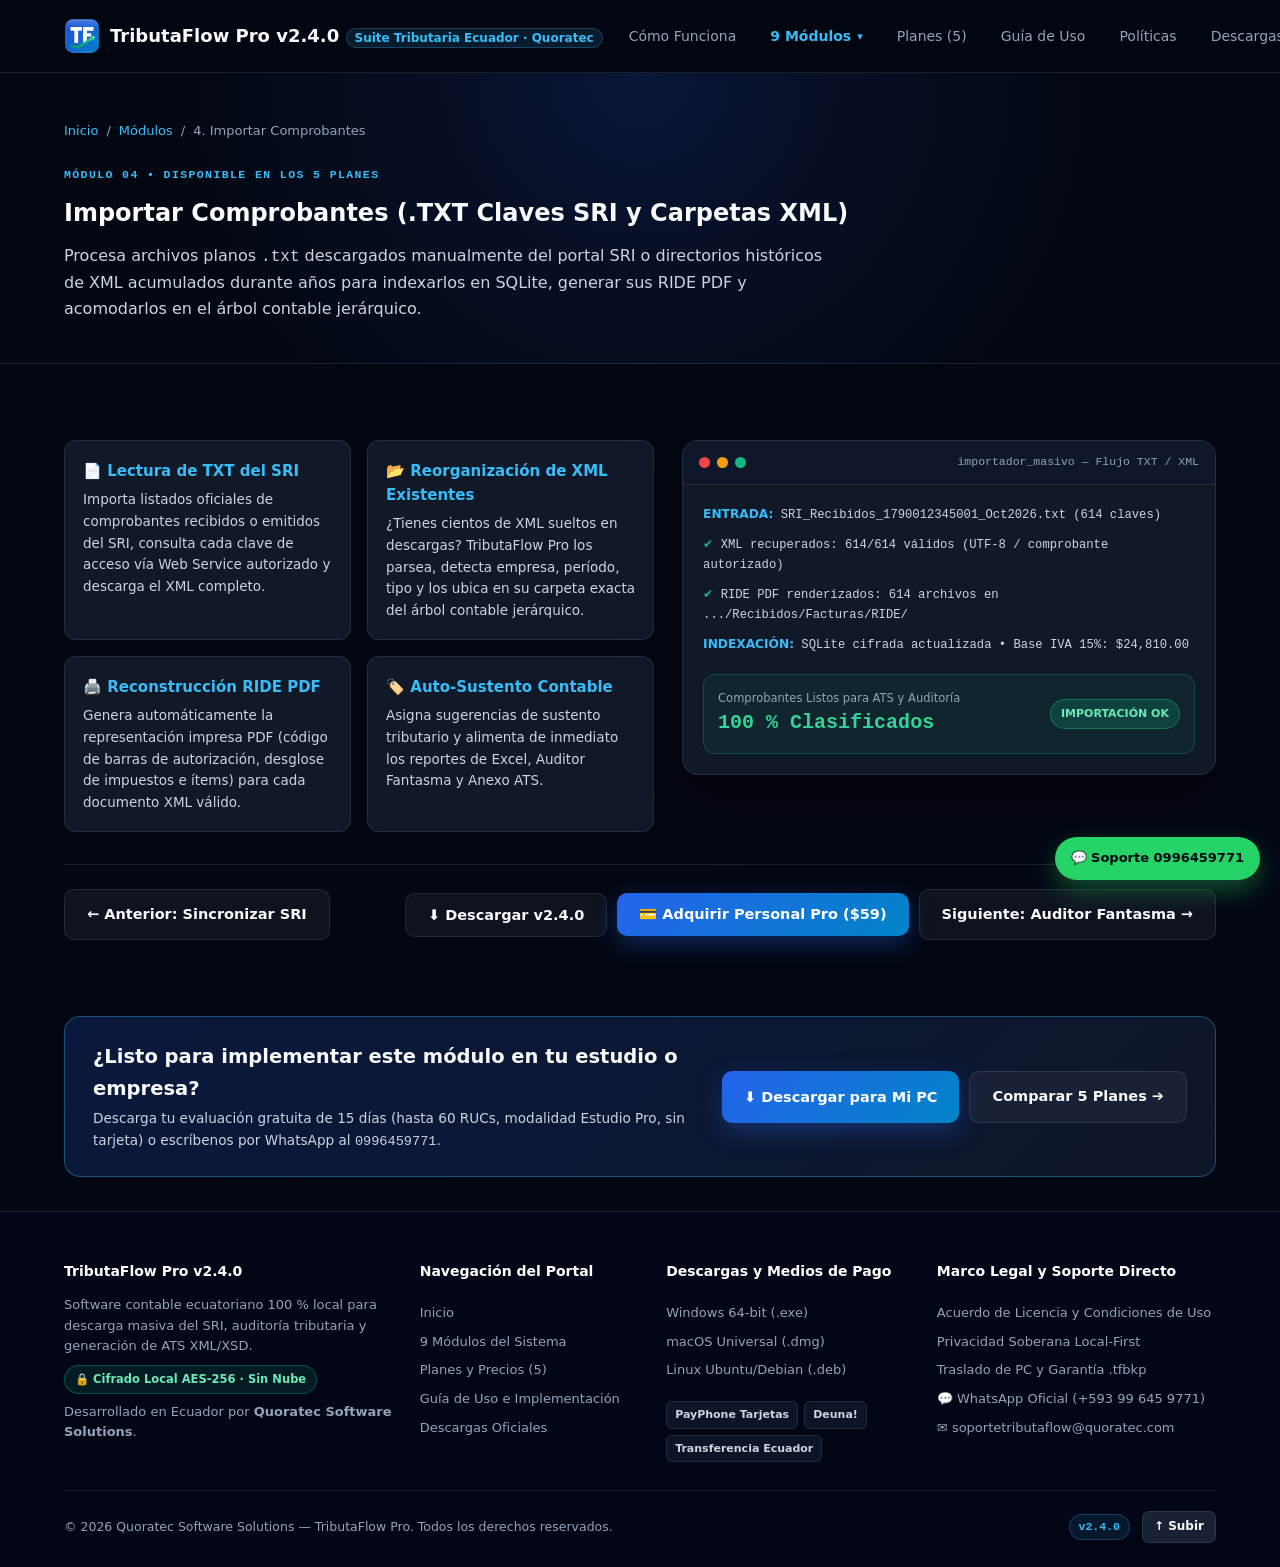
<file: modulos/importar-comprobantes.html>
<!DOCTYPE html>
<html lang="es">
<head>
    <meta charset="UTF-8">
    <meta name="viewport" content="width=device-width, initial-scale=1.0">
    <meta http-equiv="Content-Security-Policy" content="default-src 'self'; script-src 'self'; style-src 'self'; img-src 'self' data:; font-src 'self'; connect-src 'self'; object-src 'none'; base-uri 'self'; form-action 'none';">
    <meta name="referrer" content="strict-origin-when-cross-origin">
    <title>Importar Comprobantes (.txt / XML) | TributaFlow Pro v2.4.0</title>
    <meta name="description" content="Carga masiva de archivos .txt de claves de acceso del SRI y carpetas locales XML con reconstrucción automática de RIDE PDF en árbol contable jerárquico.">
    <link rel="icon" type="image/png" href="../assets/img/favicon.png">
    <link rel="stylesheet" href="../assets/css/portal.css" integrity="sha384-sVn32hko8xHqLn9XA7bOd7hwZGVCN6VbsPAV3lmZ4TWju2Y/wk0JFilzVapotcKz" crossorigin="anonymous">
</head>
<body data-root="../">
        <header class="navbar">
        <div class="container nav-inner">
            <a href="../index.html" class="brand">
                <img src="../assets/img/logo-tributaflow.svg" data-fallback="../assets/img/logo-tributaflow.png" alt="TributaFlow Pro" class="brand-logo-img" width="36" height="36">
                <div>
                    <strong>TributaFlow Pro <span data-app-version-tag>v2.4.0</span></strong>
                    <span class="brand-sub">Suite Tributaria Ecuador · Quoratec</span>
                </div>
            </a>
            <button type="button" id="navToggle" class="nav-toggle" aria-label="Abrir menú" aria-expanded="false">☰</button>
            <nav id="navMenu" class="nav-menu" aria-label="Navegación principal">
                <a href="../index.html#flujo">Cómo Funciona</a>
                <div class="nav-dropdown" data-nav-dropdown>
                    <button type="button" class="nav-dropdown-trigger active" aria-expanded="false" aria-haspopup="true">
                        <span>9 Módulos</span>
                        <span class="nav-caret" aria-hidden="true">▾</span>
                    </button>
                    <div class="nav-dropdown-panel" role="menu"></div>
                </div>
                <a href="../planes.html">Planes (5)</a>
                <a href="../guia-uso.html">Guía de Uso</a>
                <a href="../politicas.html">Políticas</a>
                <a href="../index.html#descargas">Descargas</a>
                <button type="button" class="nav-cta" data-checkout-plan="PERSONAL_PRO">Adquirir Licencia</button>
            </nav>
        </div>
    </header>

    <section class="module-hero">
        <div class="container">
            <nav class="breadcrumb" aria-label="Ruta de navegación">
                <a href="../index.html">Inicio</a>
                <span>/</span>
                <a href="../index.html#modulos">Módulos</a>
                <span>/</span>
                <span>4. Importar Comprobantes</span>
            </nav>
            <span class="eyebrow">MÓDULO 04 • DISPONIBLE EN LOS 5 PLANES</span>
            <h1>Importar Comprobantes (.TXT Claves SRI y Carpetas XML)</h1>
            <p class="lead-sub">Procesa archivos planos <code>.txt</code> descargados manualmente del portal SRI o directorios históricos de XML acumulados durante años para indexarlos en SQLite, generar sus RIDE PDF y acomodarlos en el árbol contable jerárquico.</p>
        </div>
    </section>

    <section class="section">
        <div class="container">
            <div class="module-detail-grid">
                <div class="step-cards">
                    <article class="step-card">
                        <h4>📄 Lectura de TXT del SRI</h4>
                        <p>Importa listados oficiales de comprobantes recibidos o emitidos del SRI, consulta cada clave de acceso vía Web Service autorizado y descarga el XML completo.</p>
                    </article>
                    <article class="step-card">
                        <h4>📂 Reorganización de XML Existentes</h4>
                        <p>¿Tienes cientos de XML sueltos en descargas? TributaFlow Pro los parsea, detecta empresa, período, tipo y los ubica en su carpeta exacta del árbol contable jerárquico.</p>
                    </article>
                    <article class="step-card">
                        <h4>🖨️ Reconstrucción RIDE PDF</h4>
                        <p>Genera automáticamente la representación impresa PDF (código de barras de autorización, desglose de impuestos e ítems) para cada documento XML válido.</p>
                    </article>
                    <article class="step-card">
                        <h4>🏷️ Auto-Sustento Contable</h4>
                        <p>Asigna sugerencias de sustento tributario y alimenta de inmediato los reportes de Excel, Auditor Fantasma y Anexo ATS.</p>
                    </article>
                </div>

                <div class="terminal-card">
                    <div class="terminal-top">
                        <div class="win-controls"><span></span><span></span><span></span></div>
                        <div class="terminal-tab">importador_masivo — Flujo TXT / XML</div>
                    </div>
                    <div class="terminal-content">
                        <div class="log-line"><span class="t-info">ENTRADA:</span> SRI_Recibidos_1790012345001_Oct2026.txt (614 claves)</div>
                        <div class="log-line"><span class="t-ok">✔</span> XML recuperados: 614/614 válidos (UTF-8 / comprobante autorizado)</div>
                        <div class="log-line"><span class="t-ok">✔</span> RIDE PDF renderizados: 614 archivos en .../Recibidos/Facturas/RIDE/</div>
                        <div class="log-line"><span class="t-info">INDEXACIÓN:</span> SQLite cifrada actualizada • Base IVA 15%: $24,810.00</div>
                        <div class="terminal-summary">
                            <div>
                                <small>Comprobantes Listos para ATS y Auditoría</small>
                                <strong>100 % Clasificados</strong>
                            </div>
                            <span class="badge-ready">IMPORTACIÓN OK</span>
                        </div>
                    </div>
                </div>
            </div>

            <div class="module-nav-footer">
                <a href="sincronizar-sri.html" class="btn-glass">← Anterior: Sincronizar SRI</a>
                <div class="flex-wrap-actions">
                    <button type="button" class="btn-glass" data-download-os="auto">⬇ Descargar v2.4.0</button>
                    <button type="button" class="btn-primary" data-checkout-plan="PERSONAL_PRO">💳 Adquirir Personal Pro ($59)</button>
                    <a href="auditor-fantasma.html" class="btn-glass">Siguiente: Auditor Fantasma →</a>
                </div>
            </div>
        </div>
    </section>

        <div class="pre-footer-cta">
        <div class="container">
            <div class="pre-footer-card">
                <div>
                    <h3>¿Listo para implementar este módulo en tu estudio o empresa?</h3>
                    <p>Descarga tu evaluación gratuita de <span data-trial-days>15 días</span> (hasta 60 RUCs, modalidad Estudio Pro, sin tarjeta) o escríbenos por WhatsApp al <code>0996459771</code>.</p>
                </div>
                <div class="pre-footer-actions">
                    <button type="button" class="btn-glow" data-download-os="auto">⬇ Descargar para Mi PC</button>
                    <a href="../planes.html" class="btn-glass">Comparar 5 Planes ➔</a>
                </div>
            </div>
        </div>
    </div>

    <footer class="footer">
        <div class="container">
            <div class="footer-grid-4">
                <div class="footer-col">
                    <h4>TributaFlow Pro <span data-app-version-tag>v2.4.0</span></h4>
                    <p class="muted-note">Software contable ecuatoriano 100 % local para descarga masiva del SRI, auditoría tributaria y generación de ATS XML/XSD.</p>
                    <div class="footer-trust-pill">🔒 Cifrado Local AES-256 · Sin Nube</div>
                    <p class="muted-note">Desarrollado en Ecuador por <strong>Quoratec Software Solutions</strong>.</p>
                </div>

                <div class="footer-col footer-links-col">
                    <h4>Navegación del Portal</h4>
                    <a href="../index.html">Inicio</a>
                    <a href="../index.html#modulos">9 Módulos del Sistema</a>
                    <a href="../planes.html">Planes y Precios (5)</a>
                    <a href="../guia-uso.html">Guía de Uso e Implementación</a>
                    <a href="../index.html#descargas">Descargas Oficiales</a>
                </div>

                <div class="footer-col footer-links-col">
                    <h4>Descargas y Medios de Pago</h4>
                    <a href="../index.html#descargas" data-download-os="windows">Windows 64-bit (.exe)</a>
                    <a href="../index.html#descargas" data-download-os="macos">macOS Universal (.dmg)</a>
                    <a href="../index.html#descargas" data-download-os="linux">Linux Ubuntu/Debian (.deb)</a>
                    <div class="footer-pay-badges">
                        <span class="footer-pay-pill">PayPhone Tarjetas</span>
                        <span class="footer-pay-pill">Deuna!</span>
                        <span class="footer-pay-pill">Transferencia Ecuador</span>
                    </div>
                </div>

                <div class="footer-col footer-links-col">
                    <h4>Marco Legal y Soporte Directo</h4>
                    <a href="../politicas.html#licencia">Acuerdo de Licencia y Condiciones de Uso</a>
                    <a href="../politicas.html#privacidad">Privacidad Soberana Local-First</a>
                    <a href="../politicas.html#traslado">Traslado de PC y Garantía .tfbkp</a>
                    <a href="https://wa.me/593996459771?text=Consulta%20Soporte%20T%C3%A9cnico%20%E2%80%94%20TributaFlow%20Pro" target="_blank" rel="noopener noreferrer" data-support-link="whatsapp">💬 WhatsApp Oficial (+593 99 645 9771)</a>
                    <a href="mailto:soportetributaflow@quoratec.com?subject=Consulta%20Soporte%20T%C3%A9cnico%20%E2%80%94%20TributaFlow%20Pro" data-support-link="correo">✉️ soportetributaflow@quoratec.com</a>
                </div>
            </div>

            <div class="footer-bottom-bar">
                <span>© 2026 Quoratec Software Solutions — TributaFlow Pro. Todos los derechos reservados.</span>
                <div class="footer-bottom-meta">
                    <span class="footer-version-badge" data-app-version-tag>v2.4.0</span>
                    <button type="button" class="footer-top-btn" data-scroll-top>↑ Subir</button>
                </div>
            </div>
        </div>
    </footer>

    <a href="https://wa.me/593996459771?text=Consulta%20Soporte%20T%C3%A9cnico%20%E2%80%94%20TributaFlow%20Pro" target="_blank" rel="noopener noreferrer" class="whatsapp-float" id="btnFlotanteSoporte" data-support-link="whatsapp" aria-label="Contactar Soporte Oficial TributaFlow Pro por WhatsApp">
        <span>💬 Soporte 0996459771</span>
    </a>

    <script src="../assets/js/portal.js" integrity="sha384-j32wRf0USiHLFHBoSIfGwHQ2ZHh1X+3jcZ8LOACqk7vpklWT9GG8C0aqzaGmCU8z" crossorigin="anonymous" defer></script>
</body>
</html>
</file>
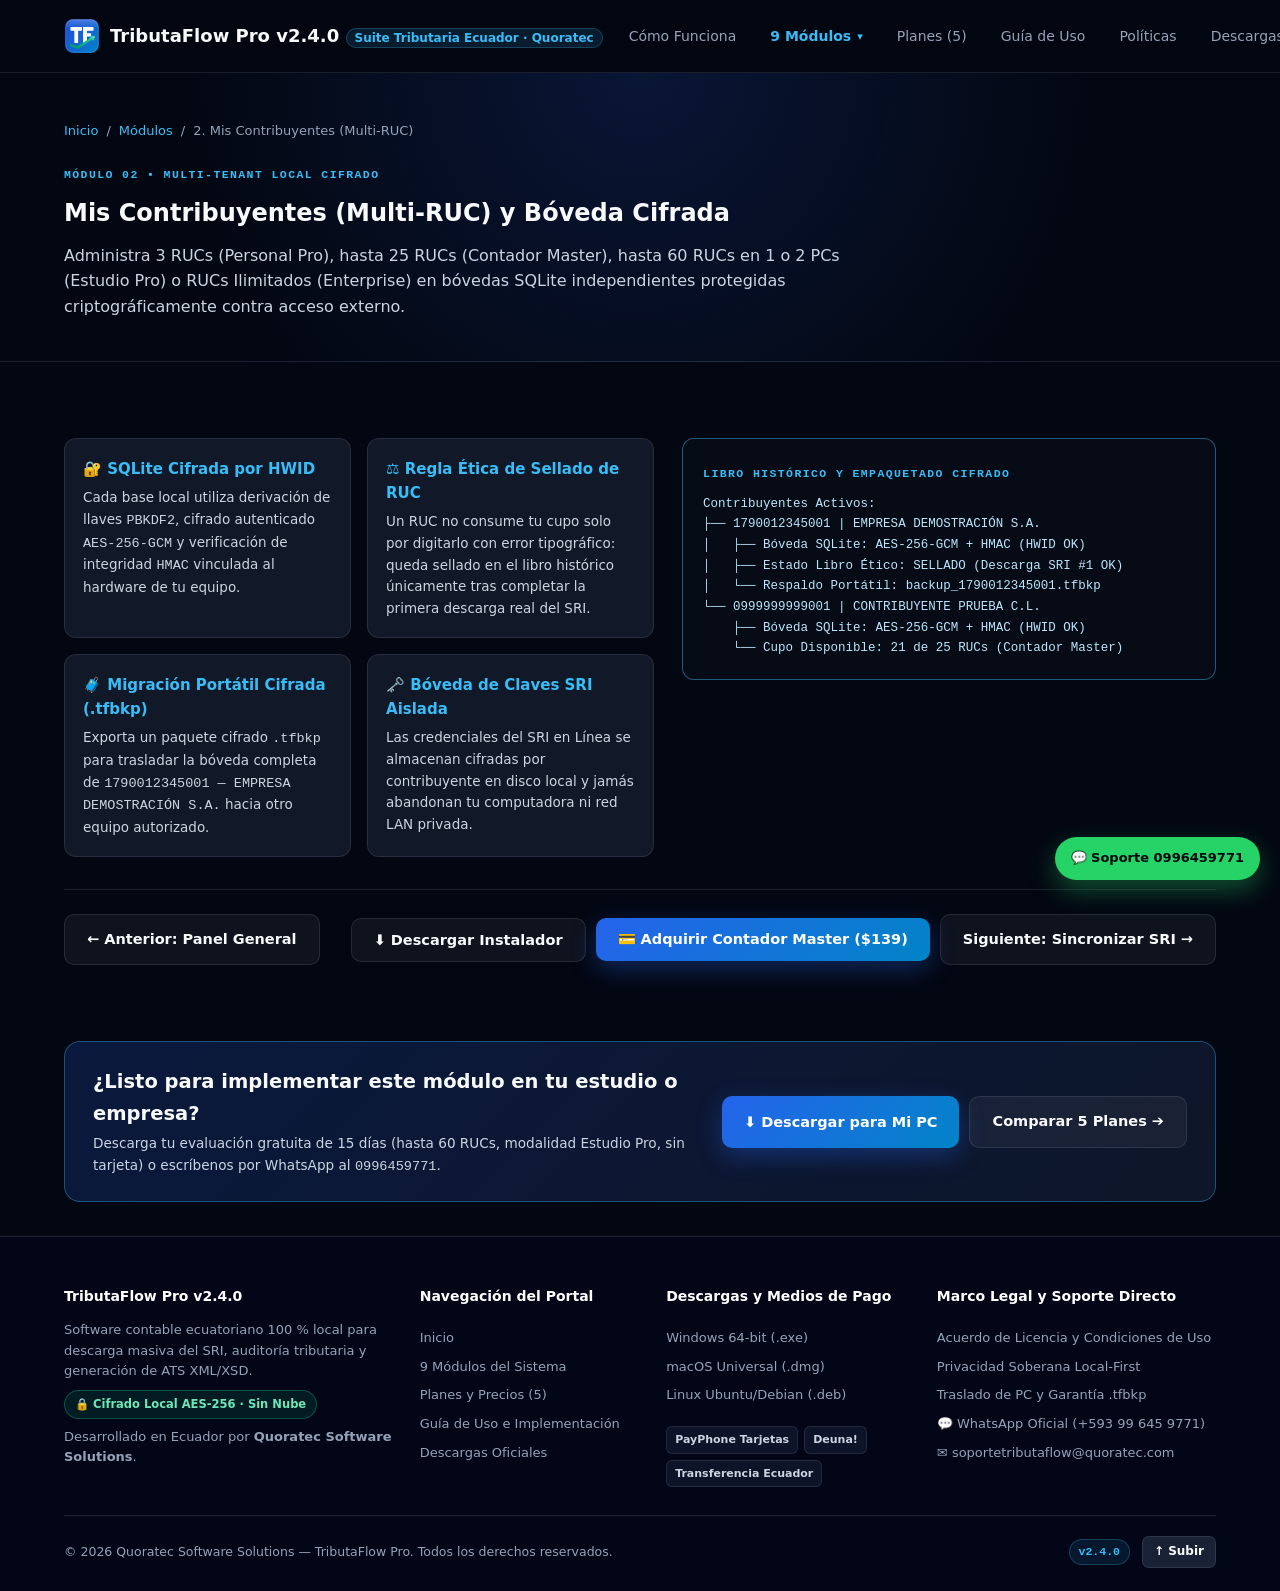
<file: modulos/mis-contribuyentes.html>
<!DOCTYPE html>
<html lang="es">
<head>
    <meta charset="UTF-8">
    <meta name="viewport" content="width=device-width, initial-scale=1.0">
    <meta http-equiv="Content-Security-Policy" content="default-src 'self'; script-src 'self'; style-src 'self'; img-src 'self' data:; font-src 'self'; connect-src 'self'; object-src 'none'; base-uri 'self'; form-action 'none';">
    <meta name="referrer" content="strict-origin-when-cross-origin">
    <title>Mis Contribuyentes (Multi-RUC) | TributaFlow Pro v2.4.0</title>
    <meta name="description" content="Gestión multi-empresa aislada con SQLite cifrada por HWID (PBKDF2 + AES-256-GCM + HMAC), sellado ético SRI y respaldo cifrado .tfbkp.">
    <link rel="icon" type="image/png" href="../assets/img/favicon.png">
    <link rel="stylesheet" href="../assets/css/portal.css" integrity="sha384-sVn32hko8xHqLn9XA7bOd7hwZGVCN6VbsPAV3lmZ4TWju2Y/wk0JFilzVapotcKz" crossorigin="anonymous">
</head>
<body data-root="../">
        <header class="navbar">
        <div class="container nav-inner">
            <a href="../index.html" class="brand">
                <img src="../assets/img/logo-tributaflow.svg" data-fallback="../assets/img/logo-tributaflow.png" alt="TributaFlow Pro" class="brand-logo-img" width="36" height="36">
                <div>
                    <strong>TributaFlow Pro <span data-app-version-tag>v2.4.0</span></strong>
                    <span class="brand-sub">Suite Tributaria Ecuador · Quoratec</span>
                </div>
            </a>
            <button type="button" id="navToggle" class="nav-toggle" aria-label="Abrir menú" aria-expanded="false">☰</button>
            <nav id="navMenu" class="nav-menu" aria-label="Navegación principal">
                <a href="../index.html#flujo">Cómo Funciona</a>
                <div class="nav-dropdown" data-nav-dropdown>
                    <button type="button" class="nav-dropdown-trigger active" aria-expanded="false" aria-haspopup="true">
                        <span>9 Módulos</span>
                        <span class="nav-caret" aria-hidden="true">▾</span>
                    </button>
                    <div class="nav-dropdown-panel" role="menu"></div>
                </div>
                <a href="../planes.html">Planes (5)</a>
                <a href="../guia-uso.html">Guía de Uso</a>
                <a href="../politicas.html">Políticas</a>
                <a href="../index.html#descargas">Descargas</a>
                <button type="button" class="nav-cta" data-checkout-plan="CONTADOR_MASTER">Adquirir Licencia</button>
            </nav>
        </div>
    </header>

    <section class="module-hero">
        <div class="container">
            <nav class="breadcrumb" aria-label="Ruta de navegación">
                <a href="../index.html">Inicio</a>
                <span>/</span>
                <a href="../index.html#modulos">Módulos</a>
                <span>/</span>
                <span>2. Mis Contribuyentes (Multi-RUC)</span>
            </nav>
            <span class="eyebrow">MÓDULO 02 • MULTI-TENANT LOCAL CIFRADO</span>
            <h1>Mis Contribuyentes (Multi-RUC) y Bóveda Cifrada</h1>
            <p class="lead-sub">Administra 3 RUCs (Personal Pro), hasta 25 RUCs (Contador Master), hasta 60 RUCs en 1 o 2 PCs (Estudio Pro) o RUCs Ilimitados (Enterprise) en bóvedas SQLite independientes protegidas criptográficamente contra acceso externo.</p>
        </div>
    </section>

    <section class="section">
        <div class="container">
            <div class="module-detail-grid">
                <div class="step-cards">
                    <article class="step-card">
                        <h4>🔐 SQLite Cifrada por HWID</h4>
                        <p>Cada base local utiliza derivación de llaves <code>PBKDF2</code>, cifrado autenticado <code>AES-256-GCM</code> y verificación de integridad <code>HMAC</code> vinculada al hardware de tu equipo.</p>
                    </article>
                    <article class="step-card">
                        <h4>⚖️ Regla Ética de Sellado de RUC</h4>
                        <p>Un RUC no consume tu cupo solo por digitarlo con error tipográfico: queda sellado en el libro histórico únicamente tras completar la primera descarga real del SRI.</p>
                    </article>
                    <article class="step-card">
                        <h4>🧳 Migración Portátil Cifrada (.tfbkp)</h4>
                        <p>Exporta un paquete cifrado <code>.tfbkp</code> para trasladar la bóveda completa de <code>1790012345001 — EMPRESA DEMOSTRACIÓN S.A.</code> hacia otro equipo autorizado.</p>
                    </article>
                    <article class="step-card">
                        <h4>🗝️ Bóveda de Claves SRI Aislada</h4>
                        <p>Las credenciales del SRI en Línea se almacenan cifradas por contribuyente en disco local y jamás abandonan tu computadora ni red LAN privada.</p>
                    </article>
                </div>

                <div class="tree-box">
                    <span class="eyebrow">LIBRO HISTÓRICO Y EMPAQUETADO CIFRADO</span>
                    <pre>Contribuyentes Activos:
├── 1790012345001 | EMPRESA DEMOSTRACIÓN S.A.
│   ├── Bóveda SQLite: AES-256-GCM + HMAC (HWID OK)
│   ├── Estado Libro Ético: SELLADO (Descarga SRI #1 OK)
│   └── Respaldo Portátil: backup_1790012345001.tfbkp
└── 0999999999001 | CONTRIBUYENTE PRUEBA C.L.
    ├── Bóveda SQLite: AES-256-GCM + HMAC (HWID OK)
    └── Cupo Disponible: 21 de 25 RUCs (Contador Master)</pre>
                </div>
            </div>

            <div class="module-nav-footer">
                <a href="panel-general.html" class="btn-glass">← Anterior: Panel General</a>
                <div class="flex-wrap-actions">
                    <button type="button" class="btn-glass" data-download-os="auto">⬇ Descargar Instalador</button>
                    <button type="button" class="btn-primary" data-checkout-plan="CONTADOR_MASTER">💳 Adquirir Contador Master ($139)</button>
                    <a href="sincronizar-sri.html" class="btn-glass">Siguiente: Sincronizar SRI →</a>
                </div>
            </div>
        </div>
    </section>

        <div class="pre-footer-cta">
        <div class="container">
            <div class="pre-footer-card">
                <div>
                    <h3>¿Listo para implementar este módulo en tu estudio o empresa?</h3>
                    <p>Descarga tu evaluación gratuita de <span data-trial-days>15 días</span> (hasta 60 RUCs, modalidad Estudio Pro, sin tarjeta) o escríbenos por WhatsApp al <code>0996459771</code>.</p>
                </div>
                <div class="pre-footer-actions">
                    <button type="button" class="btn-glow" data-download-os="auto">⬇ Descargar para Mi PC</button>
                    <a href="../planes.html" class="btn-glass">Comparar 5 Planes ➔</a>
                </div>
            </div>
        </div>
    </div>

    <footer class="footer">
        <div class="container">
            <div class="footer-grid-4">
                <div class="footer-col">
                    <h4>TributaFlow Pro <span data-app-version-tag>v2.4.0</span></h4>
                    <p class="muted-note">Software contable ecuatoriano 100 % local para descarga masiva del SRI, auditoría tributaria y generación de ATS XML/XSD.</p>
                    <div class="footer-trust-pill">🔒 Cifrado Local AES-256 · Sin Nube</div>
                    <p class="muted-note">Desarrollado en Ecuador por <strong>Quoratec Software Solutions</strong>.</p>
                </div>

                <div class="footer-col footer-links-col">
                    <h4>Navegación del Portal</h4>
                    <a href="../index.html">Inicio</a>
                    <a href="../index.html#modulos">9 Módulos del Sistema</a>
                    <a href="../planes.html">Planes y Precios (5)</a>
                    <a href="../guia-uso.html">Guía de Uso e Implementación</a>
                    <a href="../index.html#descargas">Descargas Oficiales</a>
                </div>

                <div class="footer-col footer-links-col">
                    <h4>Descargas y Medios de Pago</h4>
                    <a href="../index.html#descargas" data-download-os="windows">Windows 64-bit (.exe)</a>
                    <a href="../index.html#descargas" data-download-os="macos">macOS Universal (.dmg)</a>
                    <a href="../index.html#descargas" data-download-os="linux">Linux Ubuntu/Debian (.deb)</a>
                    <div class="footer-pay-badges">
                        <span class="footer-pay-pill">PayPhone Tarjetas</span>
                        <span class="footer-pay-pill">Deuna!</span>
                        <span class="footer-pay-pill">Transferencia Ecuador</span>
                    </div>
                </div>

                <div class="footer-col footer-links-col">
                    <h4>Marco Legal y Soporte Directo</h4>
                    <a href="../politicas.html#licencia">Acuerdo de Licencia y Condiciones de Uso</a>
                    <a href="../politicas.html#privacidad">Privacidad Soberana Local-First</a>
                    <a href="../politicas.html#traslado">Traslado de PC y Garantía .tfbkp</a>
                    <a href="https://wa.me/593996459771?text=Consulta%20Soporte%20T%C3%A9cnico%20%E2%80%94%20TributaFlow%20Pro" target="_blank" rel="noopener noreferrer" data-support-link="whatsapp">💬 WhatsApp Oficial (+593 99 645 9771)</a>
                    <a href="mailto:soportetributaflow@quoratec.com?subject=Consulta%20Soporte%20T%C3%A9cnico%20%E2%80%94%20TributaFlow%20Pro" data-support-link="correo">✉️ soportetributaflow@quoratec.com</a>
                </div>
            </div>

            <div class="footer-bottom-bar">
                <span>© 2026 Quoratec Software Solutions — TributaFlow Pro. Todos los derechos reservados.</span>
                <div class="footer-bottom-meta">
                    <span class="footer-version-badge" data-app-version-tag>v2.4.0</span>
                    <button type="button" class="footer-top-btn" data-scroll-top>↑ Subir</button>
                </div>
            </div>
        </div>
    </footer>

    <a href="https://wa.me/593996459771?text=Consulta%20Soporte%20T%C3%A9cnico%20%E2%80%94%20TributaFlow%20Pro" target="_blank" rel="noopener noreferrer" class="whatsapp-float" id="btnFlotanteSoporte" data-support-link="whatsapp" aria-label="Contactar Soporte Oficial TributaFlow Pro por WhatsApp">
        <span>💬 Soporte 0996459771</span>
    </a>

    <script src="../assets/js/portal.js" integrity="sha384-j32wRf0USiHLFHBoSIfGwHQ2ZHh1X+3jcZ8LOACqk7vpklWT9GG8C0aqzaGmCU8z" crossorigin="anonymous" defer></script>
</body>
</html>
</file>
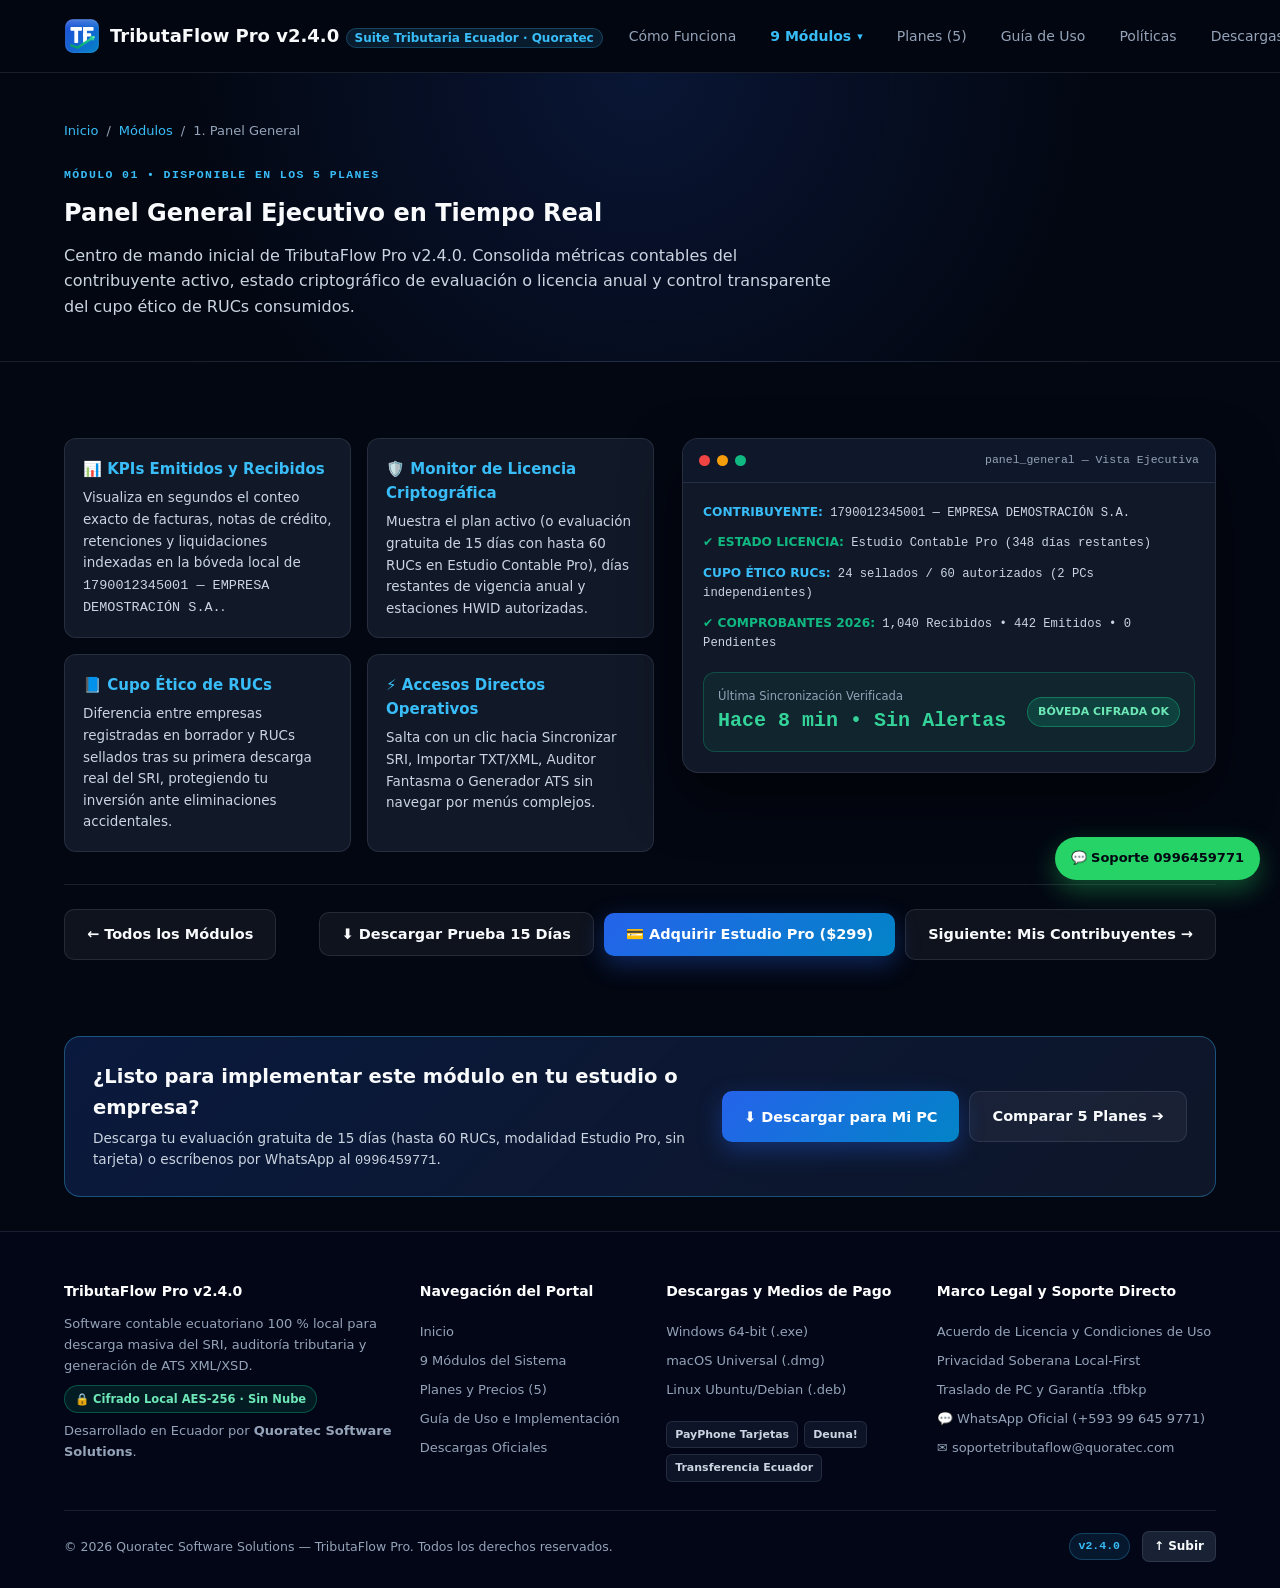
<file: modulos/panel-general.html>
<!DOCTYPE html>
<html lang="es">
<head>
    <meta charset="UTF-8">
    <meta name="viewport" content="width=device-width, initial-scale=1.0">
    <meta http-equiv="Content-Security-Policy" content="default-src 'self'; script-src 'self'; style-src 'self'; img-src 'self' data:; font-src 'self'; connect-src 'self'; object-src 'none'; base-uri 'self'; form-action 'none';">
    <meta name="referrer" content="strict-origin-when-cross-origin">
    <title>Panel General | TributaFlow Pro v2.4.0</title>
    <meta name="description" content="Módulo Panel General de TributaFlow Pro: tablero ejecutivo con KPIs fiscales, estado de licencia, cupo ético de RUCs y accesos rápidos.">
    <link rel="icon" type="image/png" href="../assets/img/favicon.png">
    <link rel="stylesheet" href="../assets/css/portal.css" integrity="sha384-sVn32hko8xHqLn9XA7bOd7hwZGVCN6VbsPAV3lmZ4TWju2Y/wk0JFilzVapotcKz" crossorigin="anonymous">
</head>
<body data-root="../">
        <header class="navbar">
        <div class="container nav-inner">
            <a href="../index.html" class="brand">
                <img src="../assets/img/logo-tributaflow.svg" data-fallback="../assets/img/logo-tributaflow.png" alt="TributaFlow Pro" class="brand-logo-img" width="36" height="36">
                <div>
                    <strong>TributaFlow Pro <span data-app-version-tag>v2.4.0</span></strong>
                    <span class="brand-sub">Suite Tributaria Ecuador · Quoratec</span>
                </div>
            </a>
            <button type="button" id="navToggle" class="nav-toggle" aria-label="Abrir menú" aria-expanded="false">☰</button>
            <nav id="navMenu" class="nav-menu" aria-label="Navegación principal">
                <a href="../index.html#flujo">Cómo Funciona</a>
                <div class="nav-dropdown" data-nav-dropdown>
                    <button type="button" class="nav-dropdown-trigger active" aria-expanded="false" aria-haspopup="true">
                        <span>9 Módulos</span>
                        <span class="nav-caret" aria-hidden="true">▾</span>
                    </button>
                    <div class="nav-dropdown-panel" role="menu"></div>
                </div>
                <a href="../planes.html">Planes (5)</a>
                <a href="../guia-uso.html">Guía de Uso</a>
                <a href="../politicas.html">Políticas</a>
                <a href="../index.html#descargas">Descargas</a>
                <button type="button" class="nav-cta" data-checkout-plan="ESTUDIO_PRO">Adquirir Licencia</button>
            </nav>
        </div>
    </header>

    <section class="module-hero">
        <div class="container">
            <nav class="breadcrumb" aria-label="Ruta de navegación">
                <a href="../index.html">Inicio</a>
                <span>/</span>
                <a href="../index.html#modulos">Módulos</a>
                <span>/</span>
                <span>1. Panel General</span>
            </nav>
            <span class="eyebrow">MÓDULO 01 • DISPONIBLE EN LOS 5 PLANES</span>
            <h1>Panel General Ejecutivo en Tiempo Real</h1>
            <p class="lead-sub">Centro de mando inicial de TributaFlow Pro v2.4.0. Consolida métricas contables del contribuyente activo, estado criptográfico de evaluación o licencia anual y control transparente del cupo ético de RUCs consumidos.</p>
        </div>
    </section>

    <section class="section">
        <div class="container">
            <div class="module-detail-grid">
                <div class="step-cards">
                    <article class="step-card">
                        <h4>📊 KPIs Emitidos y Recibidos</h4>
                        <p>Visualiza en segundos el conteo exacto de facturas, notas de crédito, retenciones y liquidaciones indexadas en la bóveda local de <code>1790012345001 — EMPRESA DEMOSTRACIÓN S.A.</code>.</p>
                    </article>
                    <article class="step-card">
                        <h4>🛡️ Monitor de Licencia Criptográfica</h4>
                        <p>Muestra el plan activo (o evaluación gratuita de 15 días con hasta 60 RUCs en Estudio Contable Pro), días restantes de vigencia anual y estaciones HWID autorizadas.</p>
                    </article>
                    <article class="step-card">
                        <h4>📘 Cupo Ético de RUCs</h4>
                        <p>Diferencia entre empresas registradas en borrador y RUCs sellados tras su primera descarga real del SRI, protegiendo tu inversión ante eliminaciones accidentales.</p>
                    </article>
                    <article class="step-card">
                        <h4>⚡ Accesos Directos Operativos</h4>
                        <p>Salta con un clic hacia Sincronizar SRI, Importar TXT/XML, Auditor Fantasma o Generador ATS sin navegar por menús complejos.</p>
                    </article>
                </div>

                <div class="terminal-card">
                    <div class="terminal-top">
                        <div class="win-controls"><span></span><span></span><span></span></div>
                        <div class="terminal-tab">panel_general — Vista Ejecutiva</div>
                    </div>
                    <div class="terminal-content">
                        <div class="log-line"><span class="t-info">CONTRIBUYENTE:</span> 1790012345001 — EMPRESA DEMOSTRACIÓN S.A.</div>
                        <div class="log-line"><span class="t-ok">✔ ESTADO LICENCIA:</span> Estudio Contable Pro (348 días restantes)</div>
                        <div class="log-line"><span class="t-info">CUPO ÉTICO RUCs:</span> 24 sellados / 60 autorizados (2 PCs independientes)</div>
                        <div class="log-line"><span class="t-ok">✔ COMPROBANTES 2026:</span> 1,040 Recibidos • 442 Emitidos • 0 Pendientes</div>
                        <div class="terminal-summary">
                            <div>
                                <small>Última Sincronización Verificada</small>
                                <strong>Hace 8 min • Sin Alertas</strong>
                            </div>
                            <span class="badge-ready">BÓVEDA CIFRADA OK</span>
                        </div>
                    </div>
                </div>
            </div>

            <div class="module-nav-footer">
                <a href="../index.html#modulos" class="btn-glass">← Todos los Módulos</a>
                <div class="flex-wrap-actions">
                    <button type="button" class="btn-glass" data-download-os="auto">⬇ Descargar Prueba 15 Días</button>
                    <button type="button" class="btn-primary" data-checkout-plan="ESTUDIO_PRO">💳 Adquirir Estudio Pro ($299)</button>
                    <a href="mis-contribuyentes.html" class="btn-glass">Siguiente: Mis Contribuyentes →</a>
                </div>
            </div>
        </div>
    </section>

        <div class="pre-footer-cta">
        <div class="container">
            <div class="pre-footer-card">
                <div>
                    <h3>¿Listo para implementar este módulo en tu estudio o empresa?</h3>
                    <p>Descarga tu evaluación gratuita de <span data-trial-days>15 días</span> (hasta 60 RUCs, modalidad Estudio Pro, sin tarjeta) o escríbenos por WhatsApp al <code>0996459771</code>.</p>
                </div>
                <div class="pre-footer-actions">
                    <button type="button" class="btn-glow" data-download-os="auto">⬇ Descargar para Mi PC</button>
                    <a href="../planes.html" class="btn-glass">Comparar 5 Planes ➔</a>
                </div>
            </div>
        </div>
    </div>

    <footer class="footer">
        <div class="container">
            <div class="footer-grid-4">
                <div class="footer-col">
                    <h4>TributaFlow Pro <span data-app-version-tag>v2.4.0</span></h4>
                    <p class="muted-note">Software contable ecuatoriano 100 % local para descarga masiva del SRI, auditoría tributaria y generación de ATS XML/XSD.</p>
                    <div class="footer-trust-pill">🔒 Cifrado Local AES-256 · Sin Nube</div>
                    <p class="muted-note">Desarrollado en Ecuador por <strong>Quoratec Software Solutions</strong>.</p>
                </div>

                <div class="footer-col footer-links-col">
                    <h4>Navegación del Portal</h4>
                    <a href="../index.html">Inicio</a>
                    <a href="../index.html#modulos">9 Módulos del Sistema</a>
                    <a href="../planes.html">Planes y Precios (5)</a>
                    <a href="../guia-uso.html">Guía de Uso e Implementación</a>
                    <a href="../index.html#descargas">Descargas Oficiales</a>
                </div>

                <div class="footer-col footer-links-col">
                    <h4>Descargas y Medios de Pago</h4>
                    <a href="../index.html#descargas" data-download-os="windows">Windows 64-bit (.exe)</a>
                    <a href="../index.html#descargas" data-download-os="macos">macOS Universal (.dmg)</a>
                    <a href="../index.html#descargas" data-download-os="linux">Linux Ubuntu/Debian (.deb)</a>
                    <div class="footer-pay-badges">
                        <span class="footer-pay-pill">PayPhone Tarjetas</span>
                        <span class="footer-pay-pill">Deuna!</span>
                        <span class="footer-pay-pill">Transferencia Ecuador</span>
                    </div>
                </div>

                <div class="footer-col footer-links-col">
                    <h4>Marco Legal y Soporte Directo</h4>
                    <a href="../politicas.html#licencia">Acuerdo de Licencia y Condiciones de Uso</a>
                    <a href="../politicas.html#privacidad">Privacidad Soberana Local-First</a>
                    <a href="../politicas.html#traslado">Traslado de PC y Garantía .tfbkp</a>
                    <a href="https://wa.me/593996459771?text=Consulta%20Soporte%20T%C3%A9cnico%20%E2%80%94%20TributaFlow%20Pro" target="_blank" rel="noopener noreferrer" data-support-link="whatsapp">💬 WhatsApp Oficial (+593 99 645 9771)</a>
                    <a href="mailto:soportetributaflow@quoratec.com?subject=Consulta%20Soporte%20T%C3%A9cnico%20%E2%80%94%20TributaFlow%20Pro" data-support-link="correo">✉️ soportetributaflow@quoratec.com</a>
                </div>
            </div>

            <div class="footer-bottom-bar">
                <span>© 2026 Quoratec Software Solutions — TributaFlow Pro. Todos los derechos reservados.</span>
                <div class="footer-bottom-meta">
                    <span class="footer-version-badge" data-app-version-tag>v2.4.0</span>
                    <button type="button" class="footer-top-btn" data-scroll-top>↑ Subir</button>
                </div>
            </div>
        </div>
    </footer>

    <a href="https://wa.me/593996459771?text=Consulta%20Soporte%20T%C3%A9cnico%20%E2%80%94%20TributaFlow%20Pro" target="_blank" rel="noopener noreferrer" class="whatsapp-float" id="btnFlotanteSoporte" data-support-link="whatsapp" aria-label="Contactar Soporte Oficial TributaFlow Pro por WhatsApp">
        <span>💬 Soporte 0996459771</span>
    </a>

    <script src="../assets/js/portal.js" integrity="sha384-j32wRf0USiHLFHBoSIfGwHQ2ZHh1X+3jcZ8LOACqk7vpklWT9GG8C0aqzaGmCU8z" crossorigin="anonymous" defer></script>
</body>
</html>
</file>
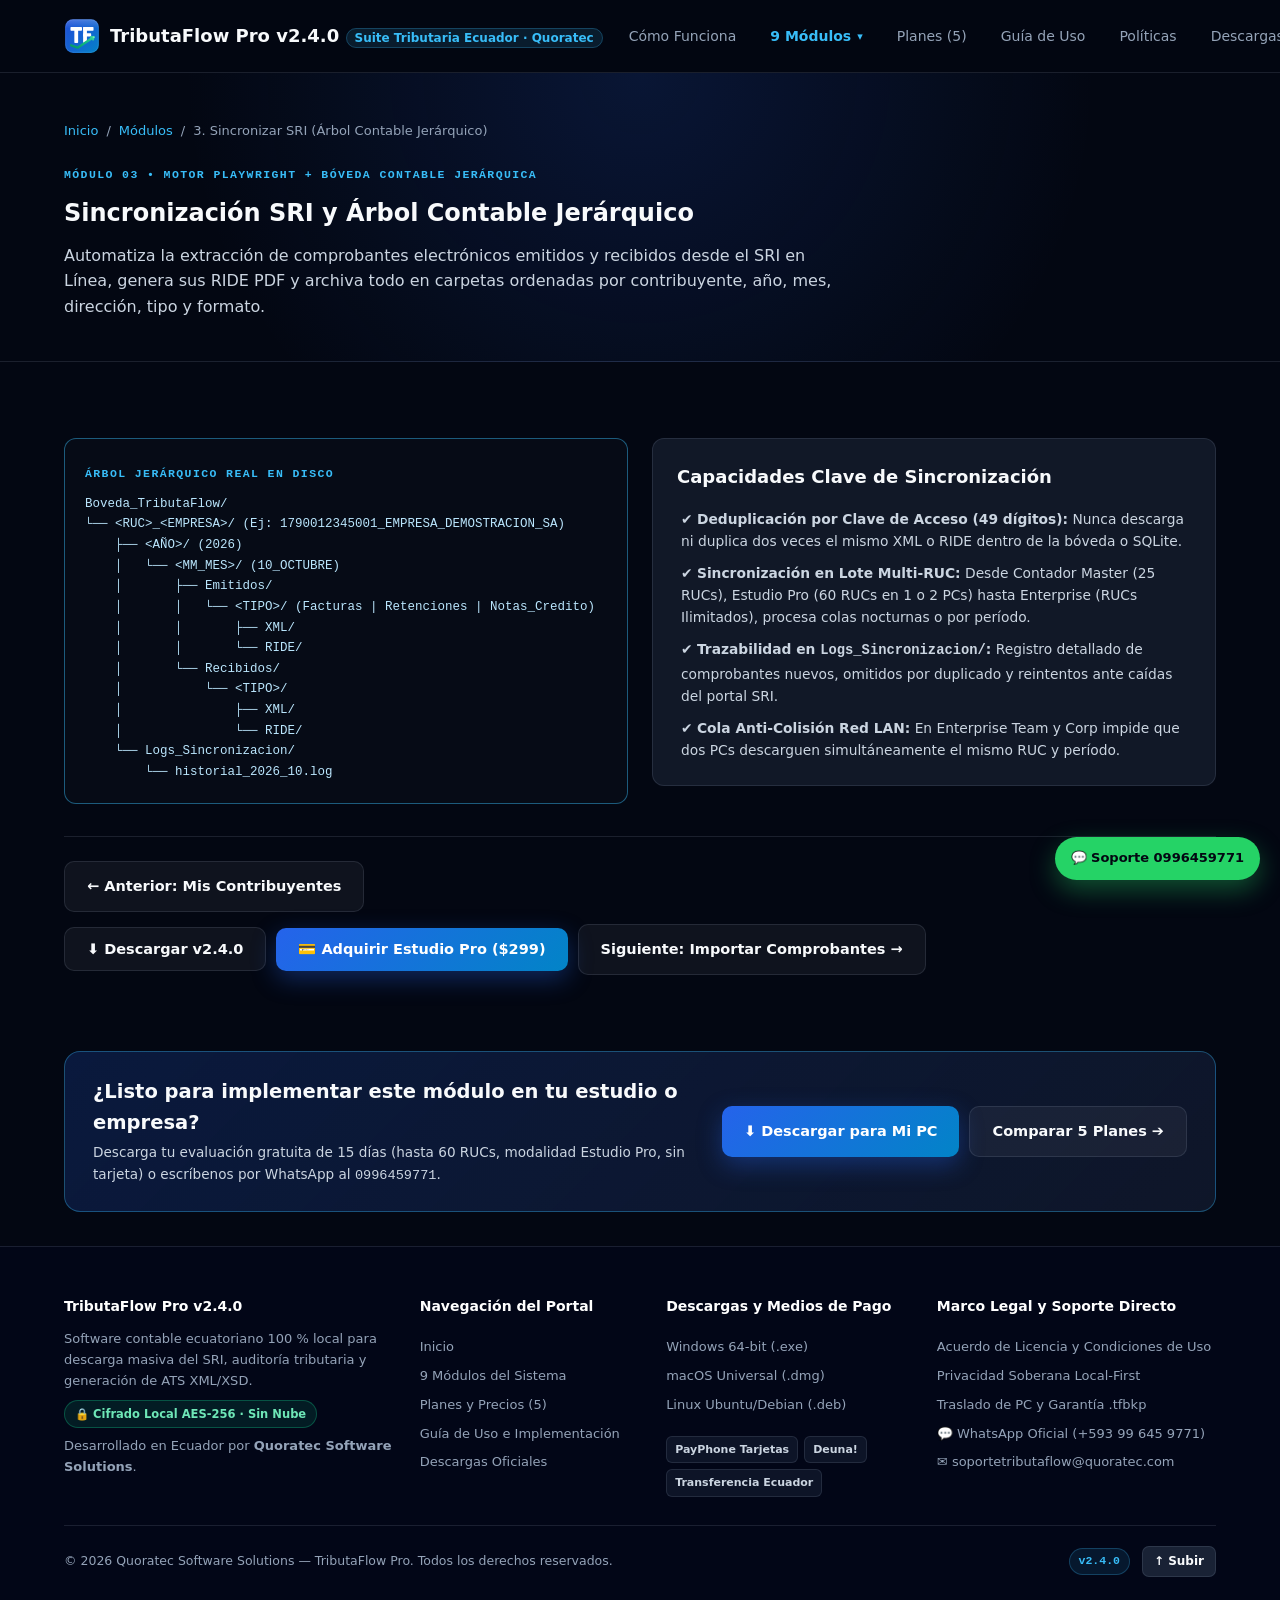
<file: modulos/sincronizar-sri.html>
<!DOCTYPE html>
<html lang="es">
<head>
    <meta charset="UTF-8">
    <meta name="viewport" content="width=device-width, initial-scale=1.0">
    <meta http-equiv="Content-Security-Policy" content="default-src 'self'; script-src 'self'; style-src 'self'; img-src 'self' data:; font-src 'self'; connect-src 'self'; object-src 'none'; base-uri 'self'; form-action 'none';">
    <meta name="referrer" content="strict-origin-when-cross-origin">
    <title>Sincronizar SRI (Árbol Contable Jerárquico) | TributaFlow Pro v2.4.0</title>
    <meta name="description" content="Descarga masiva de XML y RIDE PDF del SRI organizada en árbol contable jerárquico con Logs de Sincronización y deduplicación por clave de acceso.">
    <link rel="icon" type="image/png" href="../assets/img/favicon.png">
    <link rel="stylesheet" href="../assets/css/portal.css" integrity="sha384-sVn32hko8xHqLn9XA7bOd7hwZGVCN6VbsPAV3lmZ4TWju2Y/wk0JFilzVapotcKz" crossorigin="anonymous">
</head>
<body data-root="../">
        <header class="navbar">
        <div class="container nav-inner">
            <a href="../index.html" class="brand">
                <img src="../assets/img/logo-tributaflow.svg" data-fallback="../assets/img/logo-tributaflow.png" alt="TributaFlow Pro" class="brand-logo-img" width="36" height="36">
                <div>
                    <strong>TributaFlow Pro <span data-app-version-tag>v2.4.0</span></strong>
                    <span class="brand-sub">Suite Tributaria Ecuador · Quoratec</span>
                </div>
            </a>
            <button type="button" id="navToggle" class="nav-toggle" aria-label="Abrir menú" aria-expanded="false">☰</button>
            <nav id="navMenu" class="nav-menu" aria-label="Navegación principal">
                <a href="../index.html#flujo">Cómo Funciona</a>
                <div class="nav-dropdown" data-nav-dropdown>
                    <button type="button" class="nav-dropdown-trigger active" aria-expanded="false" aria-haspopup="true">
                        <span>9 Módulos</span>
                        <span class="nav-caret" aria-hidden="true">▾</span>
                    </button>
                    <div class="nav-dropdown-panel" role="menu"></div>
                </div>
                <a href="../planes.html">Planes (5)</a>
                <a href="../guia-uso.html">Guía de Uso</a>
                <a href="../politicas.html">Políticas</a>
                <a href="../index.html#descargas">Descargas</a>
                <button type="button" class="nav-cta" data-checkout-plan="ESTUDIO_PRO">Adquirir Licencia</button>
            </nav>
        </div>
    </header>

    <section class="module-hero">
        <div class="container">
            <nav class="breadcrumb" aria-label="Ruta de navegación">
                <a href="../index.html">Inicio</a>
                <span>/</span>
                <a href="../index.html#modulos">Módulos</a>
                <span>/</span>
                <span>3. Sincronizar SRI (Árbol Contable Jerárquico)</span>
            </nav>
            <span class="eyebrow">MÓDULO 03 • MOTOR PLAYWRIGHT + BÓVEDA CONTABLE JERÁRQUICA</span>
            <h1>Sincronización SRI y Árbol Contable Jerárquico</h1>
            <p class="lead-sub">Automatiza la extracción de comprobantes electrónicos emitidos y recibidos desde el SRI en Línea, genera sus RIDE PDF y archiva todo en carpetas ordenadas por contribuyente, año, mes, dirección, tipo y formato.</p>
        </div>
    </section>

    <section class="section">
        <div class="container">
            <div class="architecture-split">
                <div class="tree-box">
                    <span class="eyebrow">ÁRBOL JERÁRQUICO REAL EN DISCO</span>
                    <pre>Boveda_TributaFlow/
└── &lt;RUC&gt;_&lt;EMPRESA&gt;/ (Ej: 1790012345001_EMPRESA_DEMOSTRACION_SA)
    ├── &lt;AÑO&gt;/ (2026)
    │   └── &lt;MM_MES&gt;/ (10_OCTUBRE)
    │       ├── Emitidos/
    │       │   └── &lt;TIPO&gt;/ (Facturas | Retenciones | Notas_Credito)
    │       │       ├── XML/
    │       │       └── RIDE/
    │       └── Recibidos/
    │           └── &lt;TIPO&gt;/
    │               ├── XML/
    │               └── RIDE/
    └── Logs_Sincronizacion/
        └── historial_2026_10.log</pre>
                </div>

                <div class="feature-list-panel">
                    <h3>Capacidades Clave de Sincronización</h3>
                    <ul>
                        <li>✔ <strong>Deduplicación por Clave de Acceso (49 dígitos):</strong> Nunca descarga ni duplica dos veces el mismo XML o RIDE dentro de la bóveda o SQLite.</li>
                        <li>✔ <strong>Sincronización en Lote Multi-RUC:</strong> Desde Contador Master (25 RUCs), Estudio Pro (60 RUCs en 1 o 2 PCs) hasta Enterprise (RUCs Ilimitados), procesa colas nocturnas o por período.</li>
                        <li>✔ <strong>Trazabilidad en <code>Logs_Sincronizacion/</code>:</strong> Registro detallado de comprobantes nuevos, omitidos por duplicado y reintentos ante caídas del portal SRI.</li>
                        <li>✔ <strong>Cola Anti-Colisión Red LAN:</strong> En Enterprise Team y Corp impide que dos PCs descarguen simultáneamente el mismo RUC y período.</li>
                    </ul>
                </div>
            </div>

            <div class="module-nav-footer">
                <a href="mis-contribuyentes.html" class="btn-glass">← Anterior: Mis Contribuyentes</a>
                <div class="flex-wrap-actions">
                    <button type="button" class="btn-glass" data-download-os="auto">⬇ Descargar v2.4.0</button>
                    <button type="button" class="btn-primary" data-checkout-plan="ESTUDIO_PRO">💳 Adquirir Estudio Pro ($299)</button>
                    <a href="importar-comprobantes.html" class="btn-glass">Siguiente: Importar Comprobantes →</a>
                </div>
            </div>
        </div>
    </section>

        <div class="pre-footer-cta">
        <div class="container">
            <div class="pre-footer-card">
                <div>
                    <h3>¿Listo para implementar este módulo en tu estudio o empresa?</h3>
                    <p>Descarga tu evaluación gratuita de <span data-trial-days>15 días</span> (hasta 60 RUCs, modalidad Estudio Pro, sin tarjeta) o escríbenos por WhatsApp al <code>0996459771</code>.</p>
                </div>
                <div class="pre-footer-actions">
                    <button type="button" class="btn-glow" data-download-os="auto">⬇ Descargar para Mi PC</button>
                    <a href="../planes.html" class="btn-glass">Comparar 5 Planes ➔</a>
                </div>
            </div>
        </div>
    </div>

    <footer class="footer">
        <div class="container">
            <div class="footer-grid-4">
                <div class="footer-col">
                    <h4>TributaFlow Pro <span data-app-version-tag>v2.4.0</span></h4>
                    <p class="muted-note">Software contable ecuatoriano 100 % local para descarga masiva del SRI, auditoría tributaria y generación de ATS XML/XSD.</p>
                    <div class="footer-trust-pill">🔒 Cifrado Local AES-256 · Sin Nube</div>
                    <p class="muted-note">Desarrollado en Ecuador por <strong>Quoratec Software Solutions</strong>.</p>
                </div>

                <div class="footer-col footer-links-col">
                    <h4>Navegación del Portal</h4>
                    <a href="../index.html">Inicio</a>
                    <a href="../index.html#modulos">9 Módulos del Sistema</a>
                    <a href="../planes.html">Planes y Precios (5)</a>
                    <a href="../guia-uso.html">Guía de Uso e Implementación</a>
                    <a href="../index.html#descargas">Descargas Oficiales</a>
                </div>

                <div class="footer-col footer-links-col">
                    <h4>Descargas y Medios de Pago</h4>
                    <a href="../index.html#descargas" data-download-os="windows">Windows 64-bit (.exe)</a>
                    <a href="../index.html#descargas" data-download-os="macos">macOS Universal (.dmg)</a>
                    <a href="../index.html#descargas" data-download-os="linux">Linux Ubuntu/Debian (.deb)</a>
                    <div class="footer-pay-badges">
                        <span class="footer-pay-pill">PayPhone Tarjetas</span>
                        <span class="footer-pay-pill">Deuna!</span>
                        <span class="footer-pay-pill">Transferencia Ecuador</span>
                    </div>
                </div>

                <div class="footer-col footer-links-col">
                    <h4>Marco Legal y Soporte Directo</h4>
                    <a href="../politicas.html#licencia">Acuerdo de Licencia y Condiciones de Uso</a>
                    <a href="../politicas.html#privacidad">Privacidad Soberana Local-First</a>
                    <a href="../politicas.html#traslado">Traslado de PC y Garantía .tfbkp</a>
                    <a href="https://wa.me/593996459771?text=Consulta%20Soporte%20T%C3%A9cnico%20%E2%80%94%20TributaFlow%20Pro" target="_blank" rel="noopener noreferrer" data-support-link="whatsapp">💬 WhatsApp Oficial (+593 99 645 9771)</a>
                    <a href="mailto:soportetributaflow@quoratec.com?subject=Consulta%20Soporte%20T%C3%A9cnico%20%E2%80%94%20TributaFlow%20Pro" data-support-link="correo">✉️ soportetributaflow@quoratec.com</a>
                </div>
            </div>

            <div class="footer-bottom-bar">
                <span>© 2026 Quoratec Software Solutions — TributaFlow Pro. Todos los derechos reservados.</span>
                <div class="footer-bottom-meta">
                    <span class="footer-version-badge" data-app-version-tag>v2.4.0</span>
                    <button type="button" class="footer-top-btn" data-scroll-top>↑ Subir</button>
                </div>
            </div>
        </div>
    </footer>

    <a href="https://wa.me/593996459771?text=Consulta%20Soporte%20T%C3%A9cnico%20%E2%80%94%20TributaFlow%20Pro" target="_blank" rel="noopener noreferrer" class="whatsapp-float" id="btnFlotanteSoporte" data-support-link="whatsapp" aria-label="Contactar Soporte Oficial TributaFlow Pro por WhatsApp">
        <span>💬 Soporte 0996459771</span>
    </a>

    <script src="../assets/js/portal.js" integrity="sha384-j32wRf0USiHLFHBoSIfGwHQ2ZHh1X+3jcZ8LOACqk7vpklWT9GG8C0aqzaGmCU8z" crossorigin="anonymous" defer></script>
</body>
</html>
</file>
<file: assets/css/portal.css>
/* ==========================================================================
   TributaFlow Pro v2.4.0 — Portal Web Multipágina (Diseño SaaS B2B)
   ========================================================================== */

:root {
    --bg-base: #030712;
    --bg-surface: #0b1120;
    --bg-card: #111827;
    --bg-card-alt: #0f172a;
    --border-subtle: rgba(148, 163, 184, 0.16);
    --border-highlight: rgba(56, 189, 248, 0.45);
    --primary: #2563eb;
    --primary-hover: #1d4ed8;
    --accent: #38bdf8;
    --success: #10b981;
    --warning: #f59e0b;
    --danger: #ef4444;
    --deuna: #6d28d9;
    --deuna-soft: rgba(109, 40, 217, 0.16);
    --payphone: #ff5722;
    --payphone-hover: #e64a19;
    --whatsapp: #25d366;
    --text-main: #f8fafc;
    --text-soft: #cbd5e1;
    --text-muted: #94a3b8;
    --radius-sm: 8px;
    --radius-md: 12px;
    --radius-lg: 16px;
}

* {
    margin: 0;
    padding: 0;
    box-sizing: border-box;
    font-family: 'Inter', system-ui, -apple-system, sans-serif;
}

html {
    scroll-behavior: smooth;
}

body {
    background-color: var(--bg-base);
    color: var(--text-main);
    line-height: 1.6;
    overflow-x: hidden;
}

code, pre, .mono {
    font-family: 'JetBrains Mono', ui-monospace, SFMono-Regular, monospace;
}

code {
    overflow-wrap: anywhere;
    word-break: break-word;
}

.container {
    max-width: 1200px;
    margin: 0 auto;
    padding: 0 24px;
}

/* Navbar compartida */
.navbar {
    position: sticky;
    top: 0;
    z-index: 9990;
    background: rgba(3, 7, 18, 0.88);
    backdrop-filter: blur(16px);
    border-bottom: 1px solid var(--border-subtle);
}

.nav-inner {
    min-height: 72px;
    display: flex;
    justify-content: space-between;
    align-items: center;
    gap: 16px;
    position: relative;
}

.brand {
    display: flex;
    align-items: center;
    gap: 10px;
    text-decoration: none;
    color: var(--text-main);
    font-weight: 800;
    font-size: 18px;
    flex-shrink: 0;
}

.brand-icon {
    width: 34px;
    height: 34px;
    background: linear-gradient(135deg, var(--primary), var(--accent));
    border-radius: 9px;
    display: flex;
    align-items: center;
    justify-content: center;
    font-weight: 900;
    font-size: 14px;
    color: #ffffff;
    letter-spacing: -0.5px;
}

.brand-sub {
    color: var(--accent);
    font-weight: 600;
    font-size: 12px;
    padding: 2px 8px;
    border-radius: 99px;
    background: rgba(56, 189, 248, 0.12);
    border: 1px solid rgba(56, 189, 248, 0.25);
}

.nav-menu {
    display: flex;
    align-items: center;
    gap: 14px;
    font-size: 14px;
    font-weight: 500;
    line-height: 1.5;
}

.nav-menu a {
    color: #94a3b8;
    text-decoration: none;
    font: inherit;
    display: inline-flex;
    align-items: center;
    padding: 6px 10px;
    border-radius: 8px;
    white-space: nowrap;
    transition: color 0.2s, background-color 0.2s;
}

.nav-menu a:not(.nav-cta):hover,
.nav-menu a:not(.nav-cta):focus-visible,
.nav-menu a:not(.nav-cta).active {
    color: #ffffff;
    background: rgba(148, 163, 184, 0.1);
    outline: none;
}

.nav-cta {
    appearance: none;
    -webkit-appearance: none;
    font: inherit;
    background: var(--primary);
    border: 1px solid rgba(56, 189, 248, 0.35);
    padding: 9px 16px;
    border-radius: var(--radius-sm);
    color: #ffffff !important;
    font-weight: 700 !important;
    cursor: pointer;
    display: inline-flex;
    align-items: center;
    justify-content: center;
    white-space: nowrap;
    transition: background 0.2s, transform 0.2s;
}

.nav-cta:hover {
    background: var(--primary-hover);
    transform: translateY(-1px);
}

.nav-toggle {
    display: none;
    background: var(--bg-card);
    border: 1px solid var(--border-subtle);
    color: var(--text-main);
    border-radius: var(--radius-sm);
    padding: 8px 12px;
    font-size: 18px;
    cursor: pointer;
}

.brand-logo-img {
    width: 36px;
    height: 36px;
    border-radius: 9px;
    display: block;
    flex-shrink: 0;
    object-fit: contain;
}

/* Menú desplegable responsivo "9 Módulos ▾" */
.nav-dropdown {
    position: static;
    display: flex;
    align-items: center;
}

.nav-dropdown-trigger {
    appearance: none;
    -webkit-appearance: none;
    background: transparent;
    border: none;
    color: #94A3B8;
    font: inherit;
    cursor: pointer;
    display: inline-flex;
    align-items: center;
    gap: 6px;
    padding: 6px 10px;
    border-radius: 8px;
    transition: color 0.2s, background-color 0.2s;
    white-space: nowrap;
}

.nav-dropdown-trigger:hover,
.nav-dropdown-trigger:focus-visible,
.nav-dropdown.is-open .nav-dropdown-trigger {
    color: #ffffff;
    background: rgba(148, 163, 184, 0.1);
    outline: none;
}

.nav-dropdown-trigger.active {
    color: #38bdf8;
    font-weight: 600;
}

.nav-caret {
    display: inline-block;
    font-size: 11px;
    line-height: 1;
    transition: transform 0.2s ease;
}

.nav-dropdown.is-open .nav-caret {
    transform: rotate(180deg);
}

.nav-dropdown-panel {
    display: block;
    opacity: 0;
    visibility: hidden;
    pointer-events: none;
    transform: translateY(-6px);
    position: absolute;
    top: calc(100% + 4px);
    right: 24px;
    width: min(650px, calc(100vw - 48px));
    background: rgba(15, 23, 42, 0.98);
    backdrop-filter: blur(18px);
    border: 1px solid rgba(56, 189, 248, 0.28);
    border-radius: 14px;
    box-shadow: 0 24px 60px rgba(0, 0, 0, 0.65);
    padding: 14px;
    z-index: 9999;
}

.nav-dropdown-panel::before {
    content: "";
    position: absolute;
    top: -26px;
    left: 0;
    right: 0;
    height: 26px;
}

.nav-dropdown.is-open .nav-dropdown-panel {
    opacity: 1;
    visibility: visible;
    pointer-events: auto;
    transform: translateY(0);
}

.nav-dropdown-header {
    display: flex;
    align-items: center;
    justify-content: space-between;
    padding: 2px 6px 10px;
    margin-bottom: 10px;
    border-bottom: 1px solid rgba(148, 163, 184, 0.14);
    font-size: 11px;
    font-weight: 700;
    letter-spacing: 0.06em;
    text-transform: uppercase;
    color: #38bdf8;
}

.nav-dropdown-grid {
    display: grid;
    grid-template-columns: repeat(2, minmax(0, 1fr));
    gap: 6px;
}

.nav-dropdown-item {
    display: flex;
    align-items: flex-start;
    gap: 10px;
    padding: 9px 10px;
    border-radius: 10px;
    border: 1px solid transparent;
    text-decoration: none !important;
    color: #e2e8f0 !important;
    transition: background 0.15s, border-color 0.15s, transform 0.15s;
}

.nav-dropdown-item:hover,
.nav-dropdown-item:focus-visible {
    background: rgba(37, 99, 235, 0.16);
    border-color: rgba(56, 189, 248, 0.32);
    outline: none;
}

.nav-dropdown-item.is-current {
    background: rgba(16, 185, 129, 0.12);
    border-color: rgba(16, 185, 129, 0.35);
}

.nav-dropdown-icon {
    width: 30px;
    height: 30px;
    border-radius: 8px;
    background: rgba(30, 41, 59, 0.9);
    border: 1px solid rgba(148, 163, 184, 0.18);
    display: inline-flex;
    align-items: center;
    justify-content: center;
    font-size: 15px;
    flex-shrink: 0;
}

.nav-dropdown-text {
    display: flex;
    flex-direction: column;
    min-width: 0;
}

.nav-dropdown-title {
    font-size: 13px;
    font-weight: 600;
    color: #f8fafc;
    line-height: 1.25;
}

.nav-dropdown-desc {
    font-size: 11.5px;
    color: #94a3b8;
    line-height: 1.3;
    margin-top: 2px;
}

.nav-dropdown-footer {
    margin-top: 10px;
    padding-top: 10px;
    border-top: 1px solid rgba(148, 163, 184, 0.14);
    display: flex;
    justify-content: flex-end;
}

.nav-dropdown-all {
    font-size: 12.5px;
    font-weight: 600;
    color: #38bdf8 !important;
    padding: 4px 8px;
    border-radius: 6px;
}

.nav-dropdown-all:hover {
    background: rgba(56, 189, 248, 0.12);
    color: #ffffff !important;
}

/* Utilidades de sección */
.section {
    padding: 76px 0;
}

.bg-subtle {
    background: var(--bg-surface);
    border-top: 1px solid var(--border-subtle);
    border-bottom: 1px solid var(--border-subtle);
}

.section-head {
    text-align: center;
    max-width: 760px;
    margin: 0 auto 44px auto;
}

.eyebrow {
    display: inline-block;
    font-size: 11.5px;
    font-weight: 700;
    letter-spacing: 1.4px;
    text-transform: uppercase;
    color: var(--accent);
    margin-bottom: 10px;
    font-family: 'JetBrains Mono', monospace;
}

.section-head h2 {
    font-size: clamp(1.75rem, 3vw, 2.35rem);
    font-weight: 800;
    line-height: 1.2;
    margin-bottom: 12px;
}

.section-head p {
    color: var(--text-muted);
    font-size: 1.02rem;
}

.text-gradient {
    background: linear-gradient(135deg, #60a5fa, #38bdf8, #34d399);
    -webkit-background-clip: text;
    background-clip: text;
    color: transparent;
}

/* Hero Section */
.hero {
    position: relative;
    padding: 76px 0 64px 0;
    overflow-x: hidden;
}

.hero-glow {
    position: absolute;
    top: -110px;
    left: 50%;
    transform: translateX(-50%);
    width: min(760px, 100vw);
    height: 360px;
    background: radial-gradient(circle, rgba(37, 99, 235, 0.24) 0%, rgba(3, 7, 18, 0) 70%);
    pointer-events: none;
    z-index: -1;
}

.hero-layout {
    display: grid;
    grid-template-columns: 1.12fr 0.88fr;
    gap: 40px;
    align-items: center;
}

.status-pill {
    display: inline-flex;
    align-items: center;
    gap: 8px;
    background: rgba(56, 189, 248, 0.1);
    border: 1px solid rgba(56, 189, 248, 0.28);
    padding: 6px 14px;
    border-radius: 99px;
    font-size: 12px;
    font-weight: 600;
    color: var(--accent);
    margin-bottom: 18px;
    font-family: 'JetBrains Mono', monospace;
}

.pulse-dot {
    width: 8px;
    height: 8px;
    border-radius: 50%;
    background: var(--success);
    box-shadow: 0 0 8px var(--success);
}

.hero-text h1 {
    font-size: clamp(2.1rem, 4vw, 3.05rem);
    font-weight: 800;
    line-height: 1.14;
    margin-bottom: 16px;
}

.hero-text > p {
    color: var(--text-soft);
    font-size: 1.05rem;
    margin-bottom: 24px;
}

.hero-buttons {
    display: flex;
    flex-wrap: wrap;
    gap: 12px;
    margin-bottom: 26px;
}

.btn-glow, .btn-glass, .btn-primary {
    display: inline-flex;
    align-items: center;
    justify-content: center;
    gap: 8px;
    padding: 13px 22px;
    border-radius: 10px;
    font-weight: 700;
    font-size: 14.5px;
    text-decoration: none;
    cursor: pointer;
    border: none;
    transition: transform 0.2s, box-shadow 0.2s, background 0.2s;
}

.btn-glow, .btn-primary {
    background: linear-gradient(135deg, var(--primary), #0284c7);
    color: #ffffff;
    box-shadow: 0 8px 24px rgba(37, 99, 235, 0.35);
}

.btn-glow:hover, .btn-primary:hover {
    transform: translateY(-2px);
    box-shadow: 0 12px 28px rgba(56, 189, 248, 0.42);
}

.btn-glass {
    background: rgba(255, 255, 255, 0.05);
    border: 1px solid var(--border-subtle);
    color: var(--text-main);
}

.btn-glass:hover {
    border-color: var(--border-highlight);
    background: rgba(56, 189, 248, 0.1);
}

.trust-metrics {
    display: flex;
    flex-wrap: wrap;
    gap: 18px;
    align-items: center;
    padding-top: 16px;
    border-top: 1px solid var(--border-subtle);
}

.metric strong {
    display: block;
    font-size: 15px;
    color: #ffffff;
}

.metric span {
    font-size: 12px;
    color: var(--text-muted);
}

.metric-divider {
    width: 1px;
    height: 30px;
    background: var(--border-subtle);
}

/* Terminal / Preview visual */
.terminal-card {
    background: var(--bg-card);
    border: 1px solid var(--border-subtle);
    border-radius: var(--radius-lg);
    overflow: hidden;
    box-shadow: 0 24px 55px rgba(0, 0, 0, 0.55);
}

.terminal-top {
    background: #0f172a;
    padding: 12px 16px;
    display: flex;
    align-items: center;
    justify-content: space-between;
    border-bottom: 1px solid var(--border-subtle);
}

.win-controls {
    display: flex;
    gap: 7px;
}

.win-controls span {
    width: 11px;
    height: 11px;
    border-radius: 50%;
    background: #334155;
}

.win-controls span:first-child { background: #ef4444; }
.win-controls span:nth-child(2) { background: #f59e0b; }
.win-controls span:nth-child(3) { background: #10b981; }

.terminal-tab {
    font-family: 'JetBrains Mono', monospace;
    font-size: 11.5px;
    color: var(--text-muted);
}

.terminal-content {
    padding: 20px;
    display: flex;
    flex-direction: column;
    gap: 10px;
    font-size: 13px;
}

.log-line {
    font-family: 'JetBrains Mono', monospace;
    font-size: 12.2px;
    color: var(--text-soft);
    word-break: break-word;
}

.t-time { color: var(--text-muted); }
.t-ok { color: var(--success); font-weight: 700; }
.t-info { color: var(--accent); font-weight: 700; }
.t-warn { color: var(--warning); font-weight: 700; }

.terminal-summary {
    margin-top: 8px;
    padding: 14px;
    background: rgba(16, 185, 129, 0.08);
    border: 1px solid rgba(16, 185, 129, 0.28);
    border-radius: var(--radius-md);
    display: flex;
    justify-content: space-between;
    align-items: center;
    gap: 12px;
}

.terminal-summary small {
    display: block;
    color: var(--text-muted);
    font-size: 11.5px;
}

.terminal-summary strong {
    font-size: 20px;
    color: #34d399;
    font-family: 'JetBrains Mono', monospace;
}

.badge-ready {
    background: rgba(16, 185, 129, 0.2);
    border: 1px solid rgba(16, 185, 129, 0.45);
    color: #6ee7b7;
    font-size: 11px;
    font-weight: 800;
    padding: 5px 10px;
    border-radius: 99px;
}

/* Flujo operativo en 4 pasos */
.workflow-grid {
    display: grid;
    grid-template-columns: repeat(4, 1fr);
    gap: 18px;
}

.workflow-step {
    background: var(--bg-card);
    border: 1px solid var(--border-subtle);
    border-radius: var(--radius-md);
    padding: 22px;
    position: relative;
}

.step-num {
    display: inline-flex;
    align-items: center;
    justify-content: center;
    width: 34px;
    height: 34px;
    border-radius: 9px;
    background: rgba(37, 99, 235, 0.18);
    border: 1px solid rgba(56, 189, 248, 0.35);
    color: var(--accent);
    font-weight: 800;
    font-family: 'JetBrains Mono', monospace;
    margin-bottom: 12px;
}

.workflow-step h3 {
    font-size: 16px;
    margin-bottom: 8px;
}

.workflow-step p {
    font-size: 13.5px;
    color: var(--text-muted);
}

/* Exploración de los 9 Módulos (Multipágina) */
.modules-grid {
    display: grid;
    grid-template-columns: repeat(3, 1fr);
    gap: 20px;
}

.module-card {
    background: var(--bg-card);
    border: 1px solid var(--border-subtle);
    border-radius: var(--radius-md);
    padding: 22px;
    display: flex;
    flex-direction: column;
    justify-content: space-between;
    gap: 14px;
    transition: border-color 0.2s, transform 0.2s;
}

.module-card:hover {
    border-color: var(--border-highlight);
    transform: translateY(-3px);
}

.module-top {
    display: flex;
    justify-content: space-between;
    align-items: center;
    gap: 10px;
}

.module-icon {
    font-size: 24px;
}

.module-tier {
    font-size: 11px;
    font-weight: 700;
    padding: 4px 10px;
    border-radius: 99px;
    background: rgba(56, 189, 248, 0.12);
    border: 1px solid rgba(56, 189, 248, 0.25);
    color: var(--accent);
}

.module-tier.tier-pro {
    background: rgba(245, 158, 11, 0.12);
    border-color: rgba(245, 158, 11, 0.32);
    color: #fbbf24;
}

.module-card h3 {
    font-size: 17px;
    font-weight: 700;
    margin-bottom: 6px;
}

.module-card p {
    font-size: 13.5px;
    color: var(--text-muted);
}

.module-link {
    display: inline-flex;
    align-items: center;
    justify-content: space-between;
    padding: 10px 14px;
    border-radius: var(--radius-sm);
    background: rgba(37, 99, 235, 0.14);
    border: 1px solid rgba(56, 189, 248, 0.25);
    color: #e0f2fe;
    text-decoration: none;
    font-size: 13px;
    font-weight: 700;
    transition: background 0.2s;
}

.module-link:hover {
    background: var(--primary);
    color: #ffffff;
}

/* Árbol contable jerárquico y paneles técnicos */
.architecture-split {
    display: grid;
    grid-template-columns: 1fr 1fr;
    gap: 24px;
    align-items: start;
}

.tree-box {
    background: #060b16;
    border: 1px solid var(--border-highlight);
    border-radius: var(--radius-md);
    padding: 20px;
    overflow-x: auto;
}

.tree-box pre {
    font-size: 12.5px;
    line-height: 1.65;
    color: #bae6fd;
}

.feature-list-panel {
    background: var(--bg-card);
    border: 1px solid var(--border-subtle);
    border-radius: var(--radius-md);
    padding: 24px;
    display: flex;
    flex-direction: column;
    gap: 12px;
}

.feature-list-panel h3 {
    font-size: 18px;
    margin-bottom: 4px;
}

.feature-list-panel ul {
    list-style: none;
    display: flex;
    flex-direction: column;
    gap: 10px;
}

.feature-list-panel li {
    font-size: 13.8px;
    color: var(--text-soft);
    padding-left: 4px;
}

/* Descargas multiplataforma */
.download-banner {
    background: linear-gradient(135deg, rgba(37, 99, 235, 0.14), rgba(15, 23, 42, 0.92));
    border: 1px solid var(--border-highlight);
    border-radius: var(--radius-lg);
    padding: 28px;
    display: flex;
    justify-content: space-between;
    align-items: center;
    gap: 24px;
    margin-bottom: 24px;
}

.dl-meta {
    display: flex;
    flex-wrap: wrap;
    gap: 16px;
    margin-top: 12px;
    font-size: 13px;
    color: var(--text-soft);
}

.os-grid {
    display: grid;
    grid-template-columns: repeat(3, 1fr);
    gap: 20px;
}

.os-card {
    background: var(--bg-card);
    border: 1px solid var(--border-subtle);
    border-radius: var(--radius-md);
    padding: 22px;
    display: flex;
    flex-direction: column;
    gap: 12px;
    transition: border-color 0.2s;
}

.os-card.os-card-active {
    border-color: var(--accent);
    box-shadow: 0 0 0 1px rgba(56, 189, 248, 0.35);
}

.os-card-top {
    display: flex;
    justify-content: space-between;
    align-items: center;
}

.os-badge {
    font-size: 11.5px;
    font-weight: 700;
    color: var(--accent);
    background: rgba(56, 189, 248, 0.12);
    padding: 4px 10px;
    border-radius: 99px;
}

.os-size {
    font-size: 12px;
    color: var(--text-muted);
    font-family: 'JetBrains Mono', monospace;
}

.os-card code {
    font-size: 11.5px;
    color: #93c5fd;
    background: var(--bg-base);
    padding: 8px 10px;
    border-radius: var(--radius-sm);
    word-break: break-all;
}

.btn-os-modal {
    display: block;
    margin-top: auto;
    width: 100%;
    padding: 11px 14px;
    border-radius: var(--radius-sm);
    border: 1px solid var(--border-highlight);
    background: rgba(37, 99, 235, 0.18);
    color: #ffffff;
    font-weight: 700;
    font-size: 13.5px;
    text-align: center;
    text-decoration: none;
    cursor: pointer;
    transition: background 0.2s;
}

.btn-os-modal:hover {
    background: var(--primary);
}

/* ==========================================================================
   MATRIZ DE 5 PLANES CON SEPARACIÓN ESTRICTA DE CASILLAS
   Casilla Superior (.plan-info-box): solo lectura/alcance (NO abre checkout)
   Casilla Inferior (.plan-action-box): botón aislado que abre el Modal de Pago
   ========================================================================== */
.plans-grid-5 {
    display: grid;
    grid-template-columns: repeat(5, 1fr);
    gap: 16px;
    align-items: stretch;
}

.plan-card {
    background: var(--bg-card);
    border: 1px solid var(--border-subtle);
    border-radius: var(--radius-lg);
    display: flex;
    flex-direction: column;
    justify-content: space-between;
    position: relative;
    overflow: hidden;
    cursor: default;
}

.plan-card.plan-popular {
    border-color: var(--accent);
    background: linear-gradient(180deg, rgba(37, 99, 235, 0.14) 0%, var(--bg-card) 45%);
    box-shadow: 0 18px 40px rgba(37, 99, 235, 0.18);
}

.plan-card.plan-enterprise {
    border-color: rgba(245, 158, 11, 0.45);
}

.popular-ribbon {
    background: linear-gradient(90deg, var(--primary), var(--accent));
    color: #ffffff;
    text-align: center;
    font-size: 10.5px;
    font-weight: 800;
    letter-spacing: 1.1px;
    padding: 5px 8px;
}

.plan-info-box {
    padding: 20px 18px 14px 18px;
    display: flex;
    flex-direction: column;
    gap: 12px;
    flex: 1;
}

.plan-header h3 {
    font-size: 18px;
    font-weight: 800;
    margin-bottom: 4px;
}

.plan-header p {
    font-size: 12.5px;
    color: var(--text-muted);
    min-height: 38px;
}

.plan-pricing {
    padding: 12px 0;
    border-top: 1px solid var(--border-subtle);
    border-bottom: 1px solid var(--border-subtle);
}

.price-regular {
    display: block;
    font-size: 12px;
    color: var(--text-muted);
    text-decoration: line-through;
}

.price-launch {
    display: flex;
    align-items: baseline;
    gap: 4px;
    font-size: 28px;
    font-weight: 800;
    color: #ffffff;
    font-family: 'JetBrains Mono', monospace;
}

.price-launch .period {
    font-size: 12px;
    font-weight: 500;
    color: var(--text-muted);
}

.price-note {
    display: block;
    font-size: 11.5px;
    color: #fbbf24;
    font-weight: 600;
    margin-top: 2px;
}

.plan-quotas {
    display: flex;
    flex-wrap: wrap;
    gap: 6px;
}

.quota-pill {
    font-size: 11px;
    font-weight: 700;
    padding: 4px 8px;
    border-radius: 6px;
    background: var(--bg-base);
    border: 1px solid var(--border-subtle);
    color: var(--accent);
}

.plan-list {
    list-style: none;
    display: flex;
    flex-direction: column;
    gap: 8px;
    font-size: 12.5px;
}

.plan-list li.ok {
    color: var(--text-soft);
}

.plan-list li.locked {
    color: #64748b;
}

/* Casilla inferior independiente para botón de compra */
.plan-action-box {
    padding: 14px 18px 18px 18px;
    background: rgba(3, 7, 18, 0.55);
    border-top: 1px solid var(--border-subtle);
}

.btn-open-checkout {
    width: 100%;
    padding: 12px 14px;
    border-radius: 10px;
    border: 1px solid rgba(56, 189, 248, 0.35);
    background: var(--primary);
    color: #ffffff;
    font-weight: 800;
    font-size: 13px;
    cursor: pointer;
    transition: background 0.2s, transform 0.15s;
}

.btn-open-checkout:hover {
    background: var(--primary-hover);
    transform: translateY(-1px);
}

.btn-open-checkout.btn-accent {
    background: linear-gradient(135deg, #0284c7, #2563eb);
    box-shadow: 0 6px 18px rgba(37, 99, 235, 0.35);
}

.btn-open-checkout.btn-enterprise {
    background: linear-gradient(135deg, #b45309, #d97706);
    border-color: rgba(251, 191, 36, 0.5);
}

.action-hint {
    display: block;
    text-align: center;
    font-size: 11px;
    color: var(--text-muted);
    margin-top: 6px;
}

/* Tabla comparativa técnica */
.table-wrap {
    margin-top: 38px;
    width: 100%;
    max-width: 100%;
    min-width: 0;
    overflow-x: auto;
    background: var(--bg-card);
    border: 1px solid var(--border-subtle);
    border-radius: var(--radius-md);
}

.compare-table {
    width: 100%;
    border-collapse: collapse;
    min-width: 780px;
    font-size: 13px;
}

.compare-table th,
.compare-table td {
    padding: 12px 14px;
    border-bottom: 1px solid var(--border-subtle);
    text-align: center;
}

.compare-table th:first-child,
.compare-table td:first-child {
    text-align: left;
    font-weight: 600;
    color: var(--text-main);
}

.compare-table thead th {
    background: #0f172a;
    color: var(--accent);
    font-weight: 800;
}

.cell-ok {
    color: #34d399;
    font-weight: 700;
}

.cell-lock {
    color: #64748b;
}

/* Páginas dedicadas de módulos */
.breadcrumb {
    display: flex;
    flex-wrap: wrap;
    gap: 8px;
    align-items: center;
    font-size: 13px;
    color: var(--text-muted);
    margin-bottom: 18px;
}

.breadcrumb a {
    color: var(--accent);
    text-decoration: none;
}

.module-hero {
    padding: 48px 0 42px 0;
    border-bottom: 1px solid var(--border-subtle);
    background: radial-gradient(circle at top center, rgba(37, 99, 235, 0.16), transparent 65%);
}

.module-detail-grid {
    display: grid;
    grid-template-columns: 1.05fr 0.95fr;
    gap: 28px;
    align-items: start;
}

.step-cards {
    display: grid;
    grid-template-columns: repeat(2, 1fr);
    gap: 16px;
}

.step-card {
    background: var(--bg-card);
    border: 1px solid var(--border-subtle);
    border-radius: var(--radius-md);
    padding: 18px;
}

.step-card h4 {
    font-size: 15px;
    color: var(--accent);
    margin-bottom: 6px;
}

.step-card p {
    font-size: 13.5px;
    color: var(--text-soft);
}

.module-nav-footer {
    display: flex;
    flex-wrap: wrap;
    justify-content: space-between;
    align-items: center;
    gap: 12px;
    margin-top: 32px;
    padding-top: 24px;
    border-top: 1px solid var(--border-subtle);
}

/* Modales independientes */
.modal-overlay {
    position: fixed;
    inset: 0;
    z-index: 10000;
    background: rgba(2, 6, 23, 0.82);
    backdrop-filter: blur(8px);
    display: none;
    align-items: center;
    justify-content: center;
    padding: 16px;
}

.modal-box {
    width: 100%;
    max-width: 860px;
    max-height: 90vh;
    background: var(--bg-card);
    border: 1px solid var(--border-highlight);
    border-radius: var(--radius-lg);
    display: flex;
    flex-direction: column;
    overflow: hidden;
    box-shadow: 0 28px 70px rgba(0, 0, 0, 0.72);
}

.modal-box.modal-narrow {
    max-width: 580px;
}

.modal-top {
    padding: 18px 22px;
    background: #0f172a;
    border-bottom: 1px solid var(--border-subtle);
    display: flex;
    justify-content: space-between;
    align-items: center;
    gap: 14px;
}

.modal-badge {
    font-size: 10.5px;
    font-weight: 800;
    color: var(--accent);
    letter-spacing: 1px;
    font-family: 'JetBrains Mono', monospace;
    display: block;
}

.modal-top h3 {
    font-size: 19px;
    font-weight: 800;
}

.btn-close {
    background: rgba(255, 255, 255, 0.06);
    border: 1px solid var(--border-subtle);
    color: var(--text-main);
    width: 34px;
    height: 34px;
    border-radius: 8px;
    font-size: 22px;
    line-height: 1;
    cursor: pointer;
}

.btn-close:hover {
    background: rgba(239, 68, 68, 0.25);
}

.modal-content {
    padding: 20px 22px;
    overflow-y: auto;
    display: flex;
    flex-direction: column;
    gap: 16px;
}

.checkout-summary {
    background: rgba(37, 99, 235, 0.14);
    border: 1px solid rgba(56, 189, 248, 0.35);
    border-radius: var(--radius-md);
    padding: 14px 16px;
    display: flex;
    flex-wrap: wrap;
    justify-content: space-between;
    align-items: center;
    gap: 12px;
}

.checkout-amount {
    font-size: 24px;
    font-weight: 800;
    color: #34d399;
    font-family: 'JetBrains Mono', monospace;
}

.checkout-controls-grid {
    display: grid;
    grid-template-columns: 1fr 1fr;
    gap: 12px;
}

.field-group label {
    display: block;
    font-size: 12.5px;
    font-weight: 700;
    color: var(--text-soft);
    margin-bottom: 5px;
}

.text-input, .mono-input {
    width: 100%;
    padding: 10px 12px;
    background: var(--bg-base);
    border: 1px solid var(--border-subtle);
    border-radius: var(--radius-sm);
    color: var(--text-main);
    font-size: 13.5px;
}

.mono-input {
    font-family: 'JetBrains Mono', monospace;
    color: var(--accent);
}

.text-input:focus, .mono-input:focus {
    outline: none;
    border-color: var(--accent);
}

.ref-banner {
    background: #0b1220;
    border: 1px dashed rgba(251, 191, 36, 0.5);
    border-radius: var(--radius-sm);
    padding: 10px 14px;
    display: flex;
    flex-wrap: wrap;
    justify-content: space-between;
    align-items: center;
    gap: 10px;
}

.ref-code {
    font-family: 'JetBrains Mono', monospace;
    font-weight: 800;
    font-size: 14px;
    color: #fbbf24;
}

.btn-copy-mini {
    background: #1e293b;
    border: 1px solid var(--border-subtle);
    color: #f8fafc;
    font-size: 11.5px;
    font-weight: 700;
    padding: 5px 10px;
    border-radius: 6px;
    cursor: pointer;
}

.btn-copy-mini:hover {
    background: var(--primary);
}

.payment-channels-grid {
    display: grid;
    grid-template-columns: 1.15fr 0.85fr;
    gap: 16px;
}

.pay-box {
    background: var(--bg-surface);
    border: 1px solid var(--border-subtle);
    border-radius: var(--radius-md);
    padding: 16px;
    display: flex;
    flex-direction: column;
    gap: 12px;
}

.pay-box.pay-deuna {
    border-color: rgba(139, 92, 246, 0.45);
}

.pay-box.pay-card {
    border-color: rgba(255, 87, 34, 0.45);
}

.pay-box h4 {
    font-size: 14.5px;
    font-weight: 800;
}

.deuna-layout {
    display: flex;
    gap: 14px;
    align-items: flex-start;
}

.qr-preview-wrap {
    width: 185px;
    min-width: 185px;
    max-width: 100%;
    background: #ffffff;
    border-radius: 10px;
    padding: 6px;
    display: flex;
    align-items: center;
    justify-content: center;
}

.qr-preview-wrap img {
    width: 100%;
    height: auto;
    max-height: 255px;
    object-fit: contain;
    display: block;
    border-radius: 6px;
}

.deuna-titular-note {
    background: rgba(109, 40, 217, 0.14);
    border: 1px solid rgba(139, 92, 246, 0.45);
    border-radius: var(--radius-sm);
    padding: 8px 11px;
    font-size: 12px;
    line-height: 1.45;
    color: #e9d5ff;
}

.pay-badges {
    display: flex;
    flex-wrap: wrap;
    gap: 6px;
    align-items: center;
}

.pay-badge-pill {
    display: inline-flex;
    align-items: center;
    padding: 4px 9px;
    border-radius: 999px;
    background: rgba(234, 88, 12, 0.16);
    border: 1px solid rgba(251, 146, 60, 0.45);
    color: #fed7aa;
    font-size: 11px;
    font-weight: 700;
    letter-spacing: 0.02em;
}

.pay-security-note {
    background: rgba(16, 185, 129, 0.1);
    border: 1px solid rgba(52, 211, 153, 0.35);
    border-radius: var(--radius-sm);
    padding: 8px 11px;
    font-size: 11.8px;
    font-weight: 600;
    color: #86efac;
}

.deuna-steps {
    list-style: none;
    display: flex;
    flex-direction: column;
    gap: 6px;
    font-size: 12.2px;
    color: var(--text-soft);
}

.bank-rows {
    background: var(--bg-base);
    border: 1px solid var(--border-subtle);
    border-radius: var(--radius-sm);
    padding: 10px 12px;
    display: flex;
    flex-direction: column;
    gap: 7px;
    font-size: 12px;
}

.bank-row {
    display: flex;
    flex-wrap: wrap;
    justify-content: space-between;
    align-items: center;
    gap: 8px;
}

.bank-row span {
    color: var(--text-muted);
    min-width: 0;
}

.bank-row strong {
    color: var(--text-main);
    font-size: 12px;
    overflow-wrap: anywhere;
}

.btn-payphone-main {
    display: flex;
    align-items: center;
    justify-content: center;
    background: var(--payphone);
    color: #ffffff;
    text-align: center;
    padding: 13px 16px;
    border-radius: 10px;
    font-weight: 800;
    font-size: 14px;
    text-decoration: none;
    box-shadow: 0 6px 18px rgba(255, 87, 34, 0.35);
    transition: background 0.2s, transform 0.15s;
}

.btn-payphone-main:hover {
    background: var(--payphone-hover);
    transform: translateY(-1px);
}

.btn-wp-confirm {
    display: flex;
    align-items: center;
    justify-content: center;
    gap: 6px;
    text-align: center;
    background: var(--whatsapp);
    color: #030712;
    font-weight: 800;
    font-size: 12.5px;
    padding: 11px 12px;
    border-radius: 9px;
    text-decoration: none;
    transition: opacity 0.2s, transform 0.15s;
}

.btn-wp-confirm:hover {
    opacity: 0.92;
    transform: translateY(-1px);
}

.btn-email-confirm {
    display: flex;
    align-items: center;
    justify-content: center;
    gap: 6px;
    text-align: center;
    background: #1e293b;
    border: 1px solid rgba(56, 189, 248, 0.35);
    color: #f8fafc;
    font-weight: 700;
    font-size: 12.5px;
    padding: 11px 12px;
    border-radius: 9px;
    text-decoration: none;
    transition: background 0.2s, border-color 0.2s, transform 0.15s;
}

.btn-email-confirm:hover {
    background: #2563eb;
    border-color: rgba(96, 165, 250, 0.65);
    transform: translateY(-1px);
}

.checkout-actions-row {
    display: grid;
    grid-template-columns: 1fr 1fr;
    gap: 8px;
}

.payphone-step2-box {
    background: rgba(15, 23, 42, 0.86);
    border: 1px solid rgba(148, 163, 184, 0.22);
    border-radius: 10px;
    padding: 12px;
    display: flex;
    flex-direction: column;
    gap: 9px;
}

.payphone-step2-title {
    font-size: 12.5px;
    font-weight: 800;
    color: #fdba74;
}

.anti-fp-alert {
    background: rgba(245, 158, 11, 0.12);
    border: 1px solid rgba(245, 158, 11, 0.38);
    border-radius: 8px;
    padding: 8px 10px;
    font-size: 11.5px;
    line-height: 1.4;
    color: #fde68a;
}

.support-inline-bar {
    display: flex;
    flex-wrap: wrap;
    align-items: center;
    justify-content: space-between;
    gap: 8px;
    padding-top: 6px;
    border-top: 1px dashed rgba(148, 163, 184, 0.2);
    font-size: 11.5px;
    color: var(--text-muted);
}

.support-inline-links {
    display: flex;
    flex-wrap: wrap;
    align-items: center;
    gap: 8px;
}

.btn-support-link {
    display: inline-flex;
    align-items: center;
    gap: 5px;
    padding: 5px 10px;
    border-radius: 7px;
    background: rgba(56, 189, 248, 0.1);
    border: 1px solid rgba(56, 189, 248, 0.28);
    color: #bae6fd;
    font-size: 11.5px;
    font-weight: 600;
    text-decoration: none;
    transition: background 0.2s, color 0.2s;
}

.btn-support-link:hover {
    background: rgba(56, 189, 248, 0.22);
    color: #ffffff;
}

.deuna-protected-card {
    border-color: rgba(139, 92, 246, 0.38);
}

.deuna-shield-box {
    width: 195px;
    min-width: 195px;
    background: linear-gradient(155deg, rgba(109, 40, 217, 0.24), rgba(15, 23, 42, 0.96));
    border: 1px solid rgba(167, 139, 250, 0.45);
    border-radius: 12px;
    padding: 16px 14px;
    display: flex;
    flex-direction: column;
    align-items: center;
    justify-content: center;
    text-align: center;
    gap: 8px;
}

.deuna-shield-icon {
    width: 48px;
    height: 48px;
    border-radius: 12px;
    background: rgba(139, 92, 246, 0.22);
    border: 1px solid rgba(196, 181, 253, 0.45);
    display: inline-flex;
    align-items: center;
    justify-content: center;
    font-size: 22px;
}

.deuna-shield-box strong {
    font-size: 13px;
    color: #f5f3ff;
    line-height: 1.3;
}

.deuna-shield-box small {
    font-size: 11.5px;
    color: #c4b5fd;
    line-height: 1.4;
}

.footer-support-links {
    display: flex;
    flex-wrap: wrap;
    gap: 8px;
    margin-top: 8px;
}

.enterprise-lan-notice {
    background: rgba(245, 158, 11, 0.1);
    border: 1px solid rgba(245, 158, 11, 0.42);
    border-radius: var(--radius-sm);
    padding: 14px;
    font-size: 12.8px;
    color: #fde68a;
}

.rules-box {
    background: rgba(255, 255, 255, 0.03);
    border: 1px solid var(--border-subtle);
    border-radius: var(--radius-sm);
    padding: 12px 14px;
    font-size: 12px;
    color: var(--text-muted);
    display: grid;
    grid-template-columns: repeat(2, 1fr);
    gap: 8px;
}

.extra-seats-bar {
    background: rgba(245, 158, 11, 0.09);
    border: 1px solid rgba(245, 158, 11, 0.42);
    border-radius: var(--radius-sm);
    padding: 10px 14px;
    display: flex;
    flex-wrap: wrap;
    justify-content: space-between;
    align-items: center;
    gap: 10px;
}

.seats-stepper {
    display: flex;
    align-items: center;
    gap: 8px;
}

.seats-stepper button {
    width: 30px;
    height: 30px;
    border-radius: 6px;
    border: 1px solid var(--border-subtle);
    background: #1e293b;
    color: #ffffff;
    font-weight: 800;
    cursor: pointer;
}

.seats-stepper button:hover {
    background: var(--primary);
}

/* Footer exclusivo de TributaFlow Pro */
.footer {
    background: #020617;
    border-top: 1px solid var(--border-subtle);
    padding: 48px 0 28px 0;
}

.footer-grid {
    display: grid;
    grid-template-columns: 1.3fr 1fr 1fr;
    gap: 32px;
    margin-bottom: 28px;
}

.footer-col h4 {
    font-size: 14px;
    font-weight: 800;
    margin-bottom: 12px;
    color: #ffffff;
}

.footer-links-col {
    display: flex;
    flex-direction: column;
    gap: 8px;
}

.footer-links-col a,
.legal-trigger {
    color: var(--text-muted);
    text-decoration: none;
    font-size: 13px;
    background: none;
    border: none;
    text-align: left;
    cursor: pointer;
    padding: 0;
}

.footer-links-col a:hover,
.legal-trigger:hover {
    color: var(--accent);
}

.footer-bottom {
    padding-top: 20px;
    border-top: 1px solid var(--border-subtle);
    display: flex;
    flex-wrap: wrap;
    justify-content: space-between;
    gap: 12px;
    font-size: 12.5px;
    color: var(--text-muted);
}

/* WhatsApp Flotante */
.whatsapp-float {
    position: fixed;
    right: 20px;
    bottom: 20px;
    z-index: 900;
    background: var(--whatsapp);
    color: #030712;
    font-weight: 800;
    font-size: 13px;
    padding: 11px 16px;
    border-radius: 99px;
    text-decoration: none;
    box-shadow: 0 10px 26px rgba(37, 211, 102, 0.36);
}

.whatsapp-float:hover {
    transform: translateY(-2px);
}

.copy-toast {
    position: fixed;
    left: 50%;
    bottom: 26px;
    transform: translateX(-50%);
    z-index: 10050;
    background: #10b981;
    color: #030712;
    font-weight: 800;
    font-size: 13px;
    padding: 10px 18px;
    border-radius: 99px;
    display: none;
    box-shadow: 0 10px 30px rgba(0, 0, 0, 0.5);
}

.hero-text,
.terminal-card,
.workflow-step,
.module-card,
.tree-box,
.feature-list-panel,
.os-card,
.plan-card,
.step-card,
.pay-box,
.table-wrap,
.deuna-layout {
    min-width: 0;
    max-width: 100%;
}

/* Responsive */
@media (max-width: 1120px) {
    .brand-sub {
        display: none;
    }

    .nav-menu {
        gap: 6px;
        font-size: 13px;
    }

    .nav-menu a,
    .nav-dropdown-trigger {
        padding: 5px 8px;
    }

    .plans-grid-5 {
        grid-template-columns: repeat(2, 1fr);
    }
}

@media (max-width: 960px) {
    .hero-layout,
    .architecture-split,
    .module-detail-grid,
    .payment-channels-grid,
    .checkout-controls-grid,
    .os-grid,
    .modules-grid,
    .workflow-grid,
    .simulator-grid,
    .portal-docs-grid,
    .guide-steps-grid,
    .legal-clauses-grid,
    .footer-grid {
        grid-template-columns: 1fr;
    }

    .footer-grid-4 {
        grid-template-columns: repeat(2, minmax(0, 1fr));
    }

    .pre-footer-card {
        flex-direction: column;
        align-items: flex-start;
    }

    .step-cards,
    .rules-box {
        grid-template-columns: 1fr;
    }

    .download-banner,
    .trial-banner,
    .corp-addon-box {
        flex-direction: column;
        align-items: flex-start;
    }

    .nav-menu {
        gap: 4px;
        font-size: 12.2px;
        flex-wrap: nowrap;
        justify-content: flex-end;
    }

    .nav-menu a,
    .nav-dropdown-trigger {
        padding: 5px 6px;
    }

    .nav-cta {
        padding: 7px 10px;
        font-size: 12px;
    }

    .deuna-layout {
        flex-direction: column;
    }

    .deuna-shield-box {
        width: 100%;
        min-width: 0;
    }
}

@media (max-width: 768px) {
    .nav-toggle {
        display: inline-flex;
        align-items: center;
        justify-content: center;
    }

    .nav-menu {
        display: none;
        position: absolute;
        top: 72px;
        left: 0;
        right: 0;
        background: #0b1120;
        border-bottom: 1px solid var(--border-subtle);
        padding: 16px 24px 20px;
        flex-direction: column;
        align-items: stretch;
        gap: 10px;
        max-height: calc(100vh - 76px);
        overflow-y: auto;
        z-index: 9995;
    }

    .nav-menu.is-open {
        display: flex;
    }

    .nav-menu a {
        width: 100%;
        padding: 8px 10px;
    }

    .nav-dropdown {
        position: relative;
        width: 100%;
        flex-direction: column;
        align-items: stretch;
    }

    .nav-dropdown-trigger {
        width: 100%;
        justify-content: space-between;
        padding: 8px 10px;
        font-size: 15px;
    }

    .nav-dropdown-panel {
        display: none;
        position: static;
        width: 100%;
        opacity: 1;
        visibility: visible;
        pointer-events: auto;
        transform: none;
        transition: none;
        background: rgba(15, 23, 42, 0.72);
        backdrop-filter: none;
        border: 1px solid rgba(56, 189, 248, 0.22);
        border-radius: 10px;
        box-shadow: none;
        padding: 10px;
        margin-top: 6px;
    }

    .nav-dropdown-panel::before {
        display: none;
    }

    .nav-dropdown.is-open .nav-dropdown-panel {
        display: block;
    }

    .nav-dropdown-grid {
        grid-template-columns: 1fr;
    }
}

@media (max-width: 600px) {
    .plans-grid-5,
    .checkout-actions-row,
    .footer-grid-4,
    .sim-kpi-row {
        grid-template-columns: 1fr;
    }

    .brand {
        font-size: 16px;
        gap: 6px;
    }

    .brand-sub {
        display: none;
    }

    .container {
        padding: 0 16px;
    }

    .terminal-summary {
        flex-direction: column;
        align-items: flex-start;
    }

    .qr-preview-wrap {
        width: min(195px, 100%);
        min-width: 0;
        margin: 0 auto;
    }
}

/* ==========================================================================
   Secciones Quiénes Somos, Simulador, Guía, Políticas v2.4.0 y Footer Unificado
   ========================================================================== */
#simulador,
#flujo,
#modulos,
#descargas,
#precios,
#planes,
#quienes-somos,
#politicas,
#licencia,
#privacidad,
#traslado {
    scroll-margin-top: 86px;
}

.mt-6 { margin-top: 6px; }
.mt-8 { margin-top: 8px; }
.mt-12 { margin-top: 12px; }
.mt-24 { margin-top: 24px; }
.mt-28 { margin-top: 28px; }
.mt-36 { margin-top: 36px; }

.lead-sub {
    max-width: 780px;
    color: var(--text-soft);
    margin-top: 10px;
}

.muted-note {
    font-size: 13px;
    color: var(--text-muted);
}

.flex-wrap-actions {
    display: flex;
    flex-wrap: wrap;
    gap: 10px;
    align-items: center;
}

.is-hidden {
    display: none !important;
}

/* Simulador Interactivo de Ahorro SRI */
.simulator-card {
    background: linear-gradient(155deg, rgba(15, 23, 42, 0.96), rgba(11, 17, 32, 0.98));
    border: 1px solid rgba(56, 189, 248, 0.32);
    border-radius: var(--radius-lg);
    padding: 28px;
    box-shadow: 0 20px 50px rgba(0, 0, 0, 0.45);
}

.simulator-grid {
    display: grid;
    grid-template-columns: 1.05fr 0.95fr;
    gap: 28px;
    align-items: stretch;
}

.sim-controls {
    display: flex;
    flex-direction: column;
    gap: 18px;
    min-width: 0;
}

.sim-field {
    background: rgba(3, 7, 18, 0.58);
    border: 1px solid var(--border-subtle);
    border-radius: var(--radius-md);
    padding: 16px 18px;
    display: flex;
    flex-direction: column;
    gap: 10px;
}

.sim-range-head {
    display: flex;
    justify-content: space-between;
    align-items: center;
    gap: 12px;
    font-size: 14px;
    font-weight: 700;
    color: var(--text-main);
}

.sim-range-val {
    font-family: 'JetBrains Mono', monospace;
    font-size: 15px;
    font-weight: 800;
    color: var(--accent);
    background: rgba(56, 189, 248, 0.12);
    border: 1px solid rgba(56, 189, 248, 0.3);
    padding: 4px 10px;
    border-radius: 99px;
    white-space: nowrap;
}

.sim-range {
    width: 100%;
    accent-color: #38bdf8;
    cursor: pointer;
    height: 6px;
}

.sim-presets {
    display: flex;
    flex-wrap: wrap;
    gap: 8px;
}

.sim-preset-btn {
    background: rgba(30, 41, 59, 0.85);
    border: 1px solid var(--border-subtle);
    color: var(--text-soft);
    font-size: 12px;
    font-weight: 600;
    padding: 7px 12px;
    border-radius: 99px;
    cursor: pointer;
    transition: background 0.18s, border-color 0.18s, color 0.18s;
}

.sim-preset-btn:hover,
.sim-preset-btn.is-active {
    background: rgba(37, 99, 235, 0.24);
    border-color: var(--accent);
    color: #ffffff;
}

.sim-result-box {
    background: linear-gradient(160deg, rgba(16, 185, 129, 0.08), rgba(37, 99, 235, 0.14));
    border: 1px solid rgba(56, 189, 248, 0.36);
    border-radius: var(--radius-md);
    padding: 22px;
    display: flex;
    flex-direction: column;
    justify-content: space-between;
    gap: 16px;
    min-width: 0;
}

.sim-kpi-row {
    display: grid;
    grid-template-columns: repeat(2, minmax(0, 1fr));
    gap: 12px;
}

.sim-kpi {
    background: rgba(3, 7, 18, 0.72);
    border: 1px solid var(--border-subtle);
    border-radius: var(--radius-sm);
    padding: 14px;
}

.sim-kpi small {
    display: block;
    font-size: 11.5px;
    color: var(--text-muted);
    margin-bottom: 4px;
}

.sim-kpi strong {
    font-family: 'JetBrains Mono', monospace;
    font-size: 24px;
    font-weight: 800;
    color: #34d399;
}

.sim-plan-rec {
    background: rgba(3, 7, 18, 0.78);
    border: 1px solid rgba(56, 189, 248, 0.38);
    border-radius: var(--radius-sm);
    padding: 15px 16px;
    display: flex;
    flex-direction: column;
    gap: 6px;
}

.sim-plan-rec .eyebrow {
    margin-bottom: 2px;
}

.sim-plan-rec h3 {
    font-size: 1.22rem;
    color: #ffffff;
}

.sim-plan-rec p {
    font-size: 13px;
    color: var(--text-soft);
}

.sim-actions {
    display: flex;
    flex-wrap: wrap;
    gap: 10px;
}

/* Tarjetas breves de acceso a Guía y Políticas en portada */
.portal-docs-grid {
    display: grid;
    grid-template-columns: repeat(2, minmax(0, 1fr));
    gap: 20px;
    margin-top: 28px;
}

.portal-doc-card {
    background: var(--bg-card);
    border: 1px solid var(--border-subtle);
    border-radius: var(--radius-lg);
    padding: 24px;
    display: flex;
    flex-direction: column;
    justify-content: space-between;
    gap: 14px;
    transition: border-color 0.2s, transform 0.2s;
}

.portal-doc-card:hover {
    border-color: var(--border-highlight);
    transform: translateY(-2px);
}

.portal-doc-card h3 {
    font-size: 1.15rem;
    font-weight: 800;
    color: var(--text-main);
}

.portal-doc-card p {
    font-size: 13.8px;
    color: var(--text-soft);
}

/* Páginas dedicadas: Planes, Guía de Uso, Políticas */
.page-hero {
    padding: 46px 0 38px 0;
    border-bottom: 1px solid var(--border-subtle);
    background: radial-gradient(circle at top center, rgba(37, 99, 235, 0.16), transparent 68%);
}

.page-hero h1 {
    font-size: clamp(1.9rem, 3.4vw, 2.65rem);
    font-weight: 800;
    line-height: 1.18;
    margin-bottom: 10px;
}

.trial-banner {
    background: linear-gradient(135deg, rgba(16, 185, 129, 0.12), rgba(15, 23, 42, 0.94));
    border: 1px solid rgba(52, 211, 153, 0.42);
    border-radius: var(--radius-lg);
    padding: 22px 24px;
    display: flex;
    justify-content: space-between;
    align-items: center;
    gap: 20px;
    margin-bottom: 28px;
}

.trial-pills {
    display: flex;
    flex-wrap: wrap;
    gap: 8px;
    margin-top: 10px;
}

.corp-addon-box {
    margin-top: 24px;
    background: linear-gradient(135deg, rgba(245, 158, 11, 0.12), rgba(15, 23, 42, 0.96));
    border: 1px solid rgba(245, 158, 11, 0.45);
    border-radius: var(--radius-lg);
    padding: 22px 24px;
    display: flex;
    justify-content: space-between;
    align-items: center;
    gap: 20px;
}

.corp-addon-row {
    display: flex;
    flex-wrap: wrap;
    align-items: center;
    gap: 12px;
}

/* Guía de Uso por Pestañas */
.guide-tabs-bar {
    display: flex;
    flex-wrap: wrap;
    gap: 8px;
    margin-bottom: 22px;
    padding: 8px;
    background: var(--bg-surface);
    border: 1px solid var(--border-subtle);
    border-radius: var(--radius-md);
}

.guide-tab-btn {
    appearance: none;
    background: transparent;
    border: 1px solid transparent;
    color: var(--text-muted);
    font: inherit;
    font-size: 13.5px;
    font-weight: 700;
    padding: 10px 14px;
    border-radius: 9px;
    cursor: pointer;
    transition: background 0.18s, color 0.18s, border-color 0.18s;
}

.guide-tab-btn:hover {
    color: #ffffff;
    background: rgba(148, 163, 184, 0.1);
}

.guide-tab-btn.is-active {
    background: linear-gradient(135deg, rgba(37, 99, 235, 0.28), rgba(56, 189, 248, 0.16));
    border-color: rgba(56, 189, 248, 0.45);
    color: #ffffff;
}

.guide-panel {
    display: none;
    background: var(--bg-card);
    border: 1px solid var(--border-subtle);
    border-radius: var(--radius-lg);
    padding: 26px;
}

.guide-panel.is-active {
    display: block;
}

.guide-steps-grid {
    display: grid;
    grid-template-columns: repeat(2, minmax(0, 1fr));
    gap: 16px;
    margin-top: 18px;
}

.guide-step-card {
    background: var(--bg-surface);
    border: 1px solid var(--border-subtle);
    border-radius: var(--radius-md);
    padding: 18px;
    display: flex;
    flex-direction: column;
    gap: 8px;
}

.guide-step-card h3 {
    font-size: 15.5px;
    color: var(--accent);
}

.guide-step-card p {
    font-size: 13.5px;
    color: var(--text-soft);
}

.guide-callout {
    margin-top: 18px;
    background: rgba(56, 189, 248, 0.1);
    border: 1px solid rgba(56, 189, 248, 0.35);
    border-radius: var(--radius-md);
    padding: 15px 18px;
    font-size: 13.5px;
    color: #e0f2fe;
}

.guide-callout-warn {
    background: rgba(245, 158, 11, 0.11);
    border-color: rgba(245, 158, 11, 0.4);
    color: #fde68a;
}

/* Cláusulas legales en politicas.html */
.legal-clauses-grid {
    display: grid;
    grid-template-columns: repeat(2, minmax(0, 1fr));
    gap: 18px;
}

.legal-clause-card {
    background: var(--bg-card);
    border: 1px solid var(--border-subtle);
    border-radius: var(--radius-md);
    padding: 22px;
    display: flex;
    flex-direction: column;
    gap: 10px;
}

.legal-clause-num {
    display: inline-flex;
    align-items: center;
    width: fit-content;
    font-family: 'JetBrains Mono', monospace;
    font-size: 11.5px;
    font-weight: 800;
    color: var(--accent);
    background: rgba(56, 189, 248, 0.12);
    border: 1px solid rgba(56, 189, 248, 0.3);
    padding: 3px 10px;
    border-radius: 99px;
}

.legal-clause-card h2 {
    font-size: 1.06rem;
    color: var(--text-main);
}

.legal-clause-card p,
.legal-clause-card li {
    font-size: 13.6px;
    color: var(--text-soft);
    line-height: 1.65;
}

.legal-clause-card ul {
    padding-left: 18px;
    display: flex;
    flex-direction: column;
    gap: 6px;
}

/* Modal de bloqueo amigable en dispositivos móviles / iPadOS */
.mobile-block-hero {
    background: rgba(245, 158, 11, 0.11);
    border: 1px solid rgba(245, 158, 11, 0.42);
    border-radius: var(--radius-md);
    padding: 16px;
    display: flex;
    flex-direction: column;
    gap: 10px;
}

.mobile-os-pill {
    display: inline-flex;
    align-items: center;
    width: fit-content;
    font-family: 'JetBrains Mono', monospace;
    font-size: 11.5px;
    font-weight: 800;
    padding: 4px 10px;
    border-radius: 99px;
    background: rgba(245, 158, 11, 0.2);
    border: 1px solid rgba(245, 158, 11, 0.45);
    color: #fde68a;
}

.mobile-url-chip {
    background: var(--bg-base);
    border: 1px solid var(--border-highlight);
    border-radius: var(--radius-sm);
    padding: 10px 12px;
    font-family: 'JetBrains Mono', monospace;
    font-size: 12.5px;
    color: var(--accent);
    word-break: break-all;
}

.mobile-actions-stack {
    display: flex;
    flex-direction: column;
    gap: 10px;
}

.mobile-actions-stack .btn-wp-confirm,
.mobile-actions-stack .btn-email-confirm {
    width: 100%;
    cursor: pointer;
    font-size: 13.5px;
    padding: 12px 14px;
}

/* Guard anti-clickjacking */
.tf-frame-block-screen {
    min-height: 100vh;
    display: flex;
    flex-direction: column;
    align-items: center;
    justify-content: center;
    text-align: center;
    padding: 24px;
    gap: 14px;
    background: #030712;
    color: #f8fafc;
}

/* Pre-Footer CTA y Footer Unificado de 4 Columnas */
.pre-footer-cta {
    padding: 0 0 34px 0;
}

.pre-footer-card {
    background: linear-gradient(135deg, rgba(37, 99, 235, 0.2), rgba(15, 23, 42, 0.96));
    border: 1px solid rgba(56, 189, 248, 0.35);
    border-radius: var(--radius-lg);
    padding: 24px 28px;
    display: flex;
    justify-content: space-between;
    align-items: center;
    gap: 20px;
}

.pre-footer-card h3 {
    font-size: 1.22rem;
    font-weight: 800;
    margin-bottom: 4px;
}

.pre-footer-card p {
    font-size: 13.6px;
    color: var(--text-soft);
}

.pre-footer-actions {
    display: flex;
    flex-wrap: wrap;
    gap: 10px;
    flex-shrink: 0;
}

.footer-grid-4 {
    display: grid;
    grid-template-columns: 1.35fr 0.9fr 1fr 1.15fr;
    gap: 28px;
    margin-bottom: 28px;
}

.footer-trust-pill {
    display: inline-flex;
    align-items: center;
    gap: 6px;
    width: fit-content;
    font-size: 11.5px;
    font-weight: 700;
    color: #6ee7b7;
    background: rgba(16, 185, 129, 0.12);
    border: 1px solid rgba(16, 185, 129, 0.35);
    padding: 4px 10px;
    border-radius: 99px;
    margin: 8px 0;
}

.footer-pay-badges {
    display: flex;
    flex-wrap: wrap;
    gap: 6px;
    margin-top: 12px;
}

.footer-pay-pill {
    font-size: 11px;
    font-weight: 700;
    color: #cbd5e1;
    background: rgba(15, 23, 42, 0.9);
    border: 1px solid var(--border-subtle);
    padding: 4px 8px;
    border-radius: 6px;
}

.footer-bottom-bar {
    padding-top: 20px;
    border-top: 1px solid var(--border-subtle);
    display: flex;
    flex-wrap: wrap;
    justify-content: space-between;
    align-items: center;
    gap: 12px;
    font-size: 12.5px;
    color: var(--text-muted);
}

.footer-bottom-meta {
    display: flex;
    flex-wrap: wrap;
    align-items: center;
    gap: 12px;
}

.footer-version-badge {
    font-family: 'JetBrains Mono', monospace;
    font-size: 11.5px;
    font-weight: 700;
    color: var(--accent);
    background: rgba(56, 189, 248, 0.1);
    border: 1px solid rgba(56, 189, 248, 0.25);
    padding: 3px 9px;
    border-radius: 99px;
}

.footer-top-btn {
    appearance: none;
    background: rgba(30, 41, 59, 0.85);
    border: 1px solid var(--border-subtle);
    color: var(--text-main);
    font: inherit;
    font-size: 12px;
    font-weight: 700;
    padding: 5px 11px;
    border-radius: 7px;
    cursor: pointer;
    transition: background 0.18s, border-color 0.18s;
}

.footer-top-btn:hover {
    background: var(--primary);
    border-color: var(--accent);
}

.about-authority-box {
    max-width: 920px;
    margin: 0 auto 36px auto;
    background: linear-gradient(145deg, rgba(15, 23, 42, 0.92), rgba(17, 24, 39, 0.96));
    border: 1px solid rgba(56, 189, 248, 0.25);
    border-radius: var(--radius-lg);
    padding: 28px 32px;
    text-align: center;
    box-shadow: 0 18px 42px rgba(0, 0, 0, 0.35);
}

.about-authority-box p {
    color: var(--text-soft);
    font-size: 1.02rem;
    line-height: 1.72;
}

.trust-pillars-grid {
    display: grid;
    grid-template-columns: repeat(3, minmax(0, 1fr));
    gap: 22px;
}

.trust-pillar-card {
    background: var(--bg-card);
    border: 1px solid var(--border-subtle);
    border-radius: var(--radius-md);
    padding: 26px 24px;
    display: flex;
    flex-direction: column;
    gap: 12px;
    position: relative;
    transition: border-color 0.22s ease, transform 0.22s ease, box-shadow 0.22s ease;
}

.trust-pillar-card:hover {
    border-color: rgba(56, 189, 248, 0.55);
    transform: translateY(-2px);
    box-shadow: 0 14px 34px rgba(2, 132, 199, 0.14);
}

.trust-pillar-icon {
    width: 46px;
    height: 46px;
    border-radius: 12px;
    display: inline-flex;
    align-items: center;
    justify-content: center;
    font-size: 21px;
    background: linear-gradient(135deg, rgba(56, 189, 248, 0.18), rgba(16, 185, 129, 0.16));
    border: 1px solid rgba(56, 189, 248, 0.35);
}

.trust-pillar-card h3 {
    font-size: 1.08rem;
    font-weight: 700;
    color: var(--text-main);
    line-height: 1.35;
}

.trust-pillar-card p {
    font-size: 0.94rem;
    color: var(--text-soft);
    line-height: 1.62;
}

.policies-stack {
    max-width: 920px;
    margin: 0 auto;
    display: flex;
    flex-direction: column;
    gap: 14px;
}

.policy-accordion {
    background: var(--bg-card);
    border: 1px solid var(--border-subtle);
    border-radius: var(--radius-md);
    overflow: hidden;
    transition: border-color 0.22s ease, background-color 0.22s ease;
}

.policy-accordion:hover {
    border-color: rgba(56, 189, 248, 0.4);
}

.policy-accordion[open] {
    border-color: rgba(16, 185, 129, 0.55);
    background: linear-gradient(180deg, rgba(17, 24, 39, 0.98), rgba(15, 23, 42, 0.98));
    box-shadow: 0 12px 30px rgba(16, 185, 129, 0.08);
}

.policy-summary {
    list-style: none;
    cursor: pointer;
    padding: 18px 22px;
    display: flex;
    align-items: center;
    justify-content: space-between;
    gap: 16px;
    font-size: 1.02rem;
    font-weight: 700;
    color: var(--text-main);
    user-select: none;
}

.policy-summary::-webkit-details-marker {
    display: none;
}

.policy-summary:focus-visible {
    outline: 2px solid var(--accent);
    outline-offset: -2px;
}

.policy-summary-title {
    display: flex;
    align-items: center;
    gap: 12px;
}

.policy-num {
    font-family: 'JetBrains Mono', ui-monospace, SFMono-Regular, monospace;
    font-size: 12px;
    font-weight: 700;
    color: #38bdf8;
    background: rgba(56, 189, 248, 0.12);
    border: 1px solid rgba(56, 189, 248, 0.3);
    padding: 3px 9px;
    border-radius: 99px;
    flex-shrink: 0;
}

.policy-accordion[open] .policy-num {
    color: #34d399;
    background: rgba(16, 185, 129, 0.14);
    border-color: rgba(16, 185, 129, 0.4);
}

.policy-chevron {
    color: var(--accent);
    font-size: 16px;
    font-weight: 700;
    line-height: 1;
    transition: transform 0.22s ease, color 0.22s ease;
    flex-shrink: 0;
}

.policy-accordion[open] .policy-chevron {
    transform: rotate(180deg);
    color: #10b981;
}

.policy-body {
    padding: 0 22px 20px 22px;
    border-top: 1px solid rgba(148, 163, 184, 0.12);
    margin-top: 2px;
    padding-top: 16px;
    color: var(--text-soft);
    font-size: 0.95rem;
    line-height: 1.7;
}

@media (max-width: 960px) {
    .trust-pillars-grid {
        grid-template-columns: 1fr;
    }
}

@media (max-width: 600px) {
    .about-authority-box {
        padding: 20px 18px;
    }

    .policy-summary {
        padding: 15px 16px;
        font-size: 0.96rem;
    }

    .policy-body {
        padding: 14px 16px 18px 16px;
    }

    .simulator-card,
    .guide-panel,
    .pre-footer-card {
        padding: 18px;
    }
}

.corp-addon-input {
    width: 72px;
    text-align: center;
    padding: 6px 8px;
}

/* --- CORRECCIÓN DEFINITIVA DE DESBORDAMIENTO HORIZONTAL (1368 > 1366) --- */
html, body {
  width: 100%;
  max-width: 100%;
  overflow-x: hidden !important;
  margin: 0 !important;
  padding: 0 !important;
  box-sizing: border-box;
}

*, *:before, *:after {
  box-sizing: border-box;
}

/* ==========================================================================
   VERIFICACIÓN SHA-256 DE INSTALADORES v2.4.0
   ========================================================================== */
.os-sha-box {
    background: rgba(15, 23, 42, 0.72);
    border: 1px solid rgba(56, 189, 248, 0.2);
    border-radius: var(--radius-sm);
    padding: 8px 10px;
    display: flex;
    flex-direction: column;
    gap: 6px;
}

.os-sha-head {
    display: flex;
    justify-content: space-between;
    align-items: center;
    gap: 8px;
}

.os-sha-label {
    font-size: 11px;
    font-weight: 700;
    color: var(--text-muted);
    letter-spacing: 0.04em;
    text-transform: uppercase;
}

.btn-sha-copy {
    appearance: none;
    background: rgba(56, 189, 248, 0.14);
    color: #38bdf8;
    border: 1px solid rgba(56, 189, 248, 0.35);
    border-radius: 6px;
    padding: 2px 8px;
    font-size: 11px;
    font-weight: 600;
    cursor: pointer;
    transition: background 0.18s ease, color 0.18s ease;
}

.btn-sha-copy:hover {
    background: rgba(56, 189, 248, 0.28);
    color: #ffffff;
}

.os-sha-code {
    font-family: 'JetBrains Mono', ui-monospace, SFMono-Regular, monospace;
    font-size: 11px;
    color: #34d399 !important;
    background: rgba(2, 6, 23, 0.85) !important;
    padding: 6px 8px !important;
    border-radius: 6px;
    word-break: break-all;
    display: block;
    user-select: all;
}

.os-verify-cmd {
    font-family: 'JetBrains Mono', ui-monospace, SFMono-Regular, monospace;
    font-size: 11.5px;
    color: #bae6fd;
    background: rgba(2, 6, 23, 0.85);
    border: 1px solid rgba(148, 163, 184, 0.22);
    border-radius: 6px;
    padding: 8px 10px;
    word-break: break-all;
    display: block;
}
</file>
